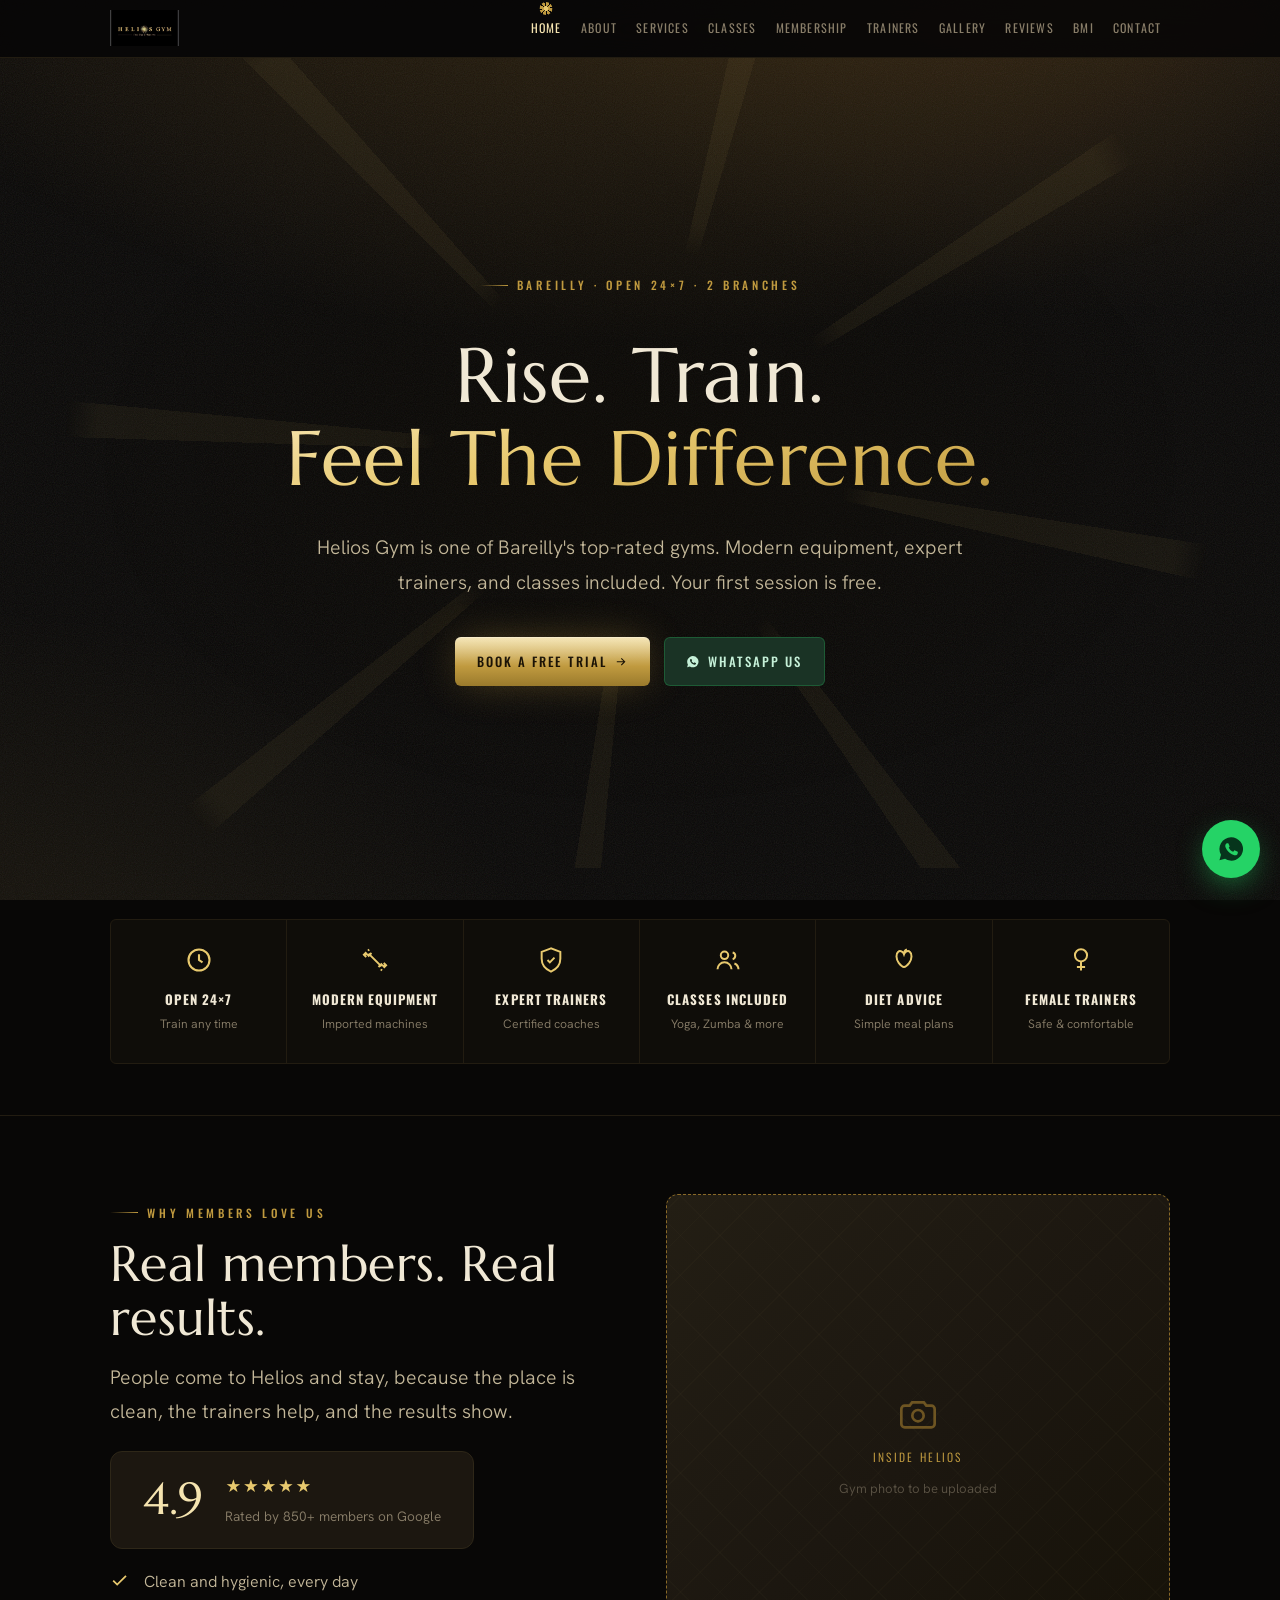
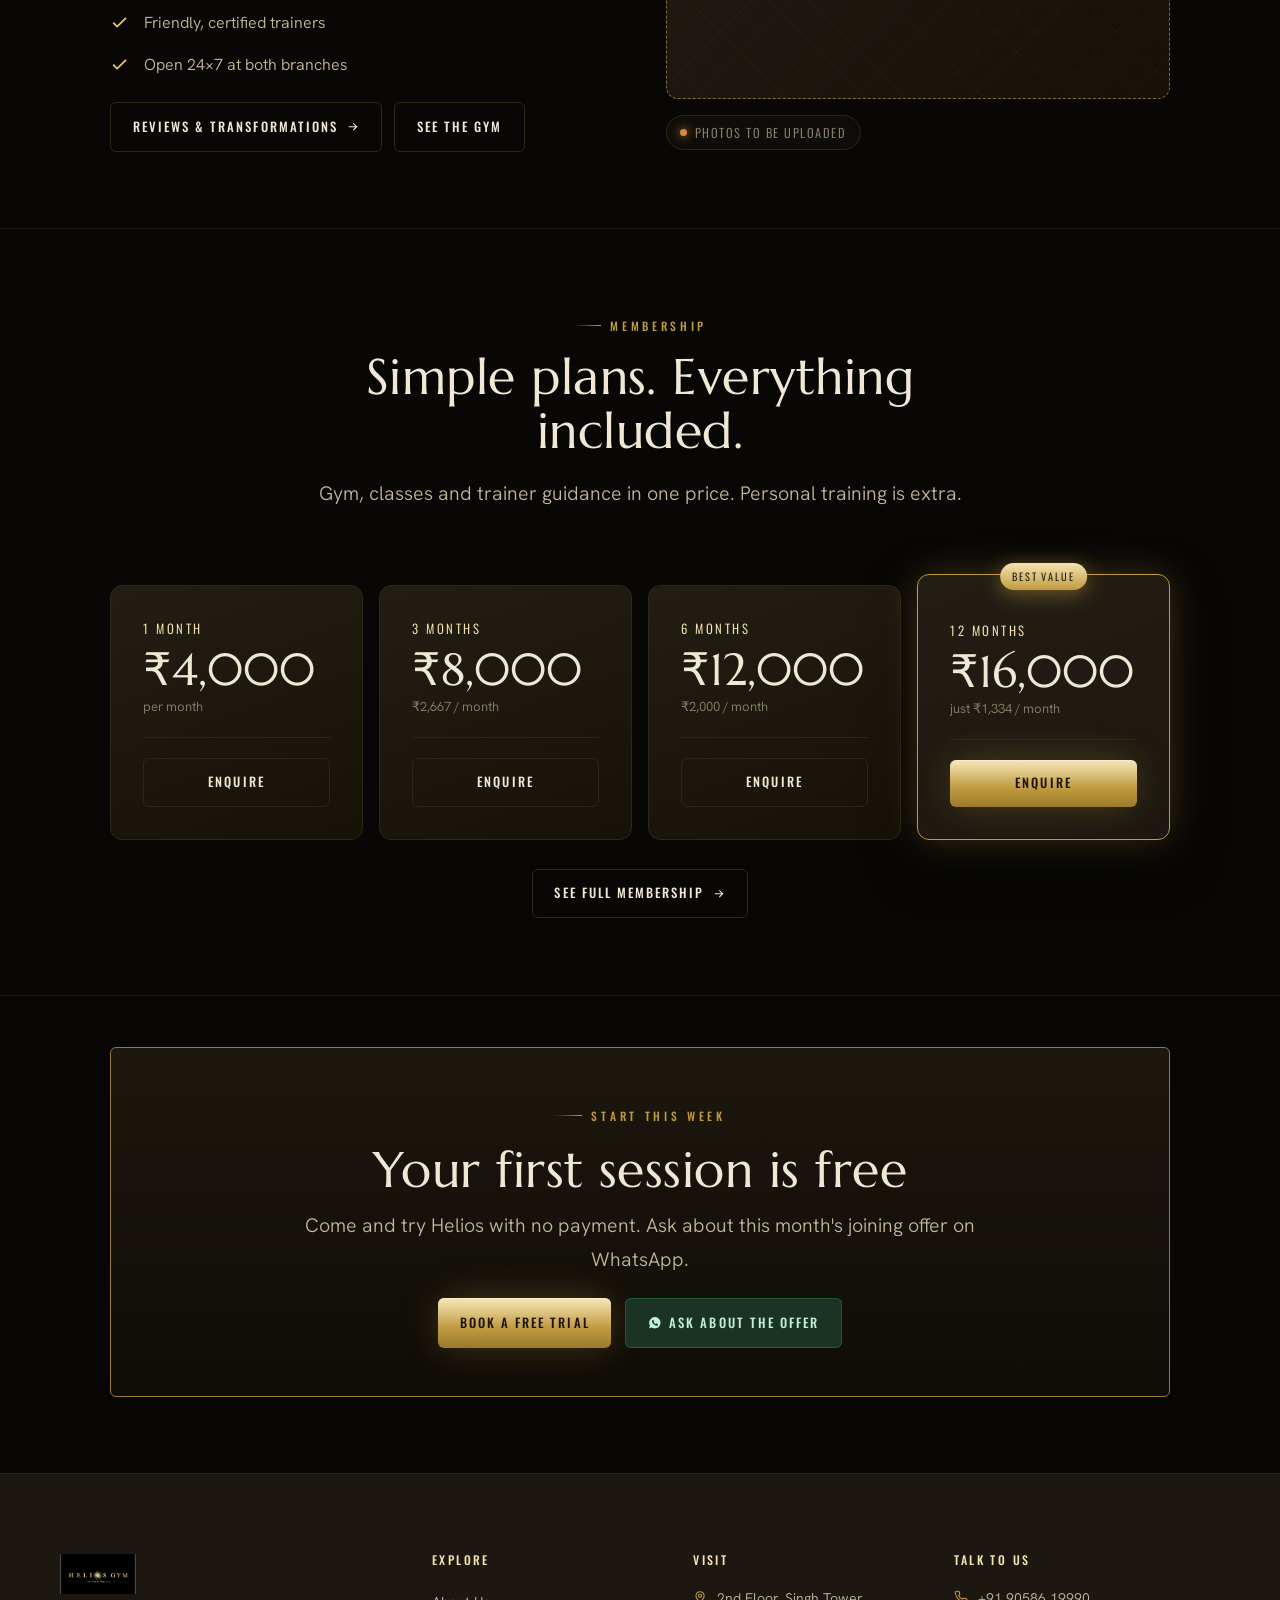
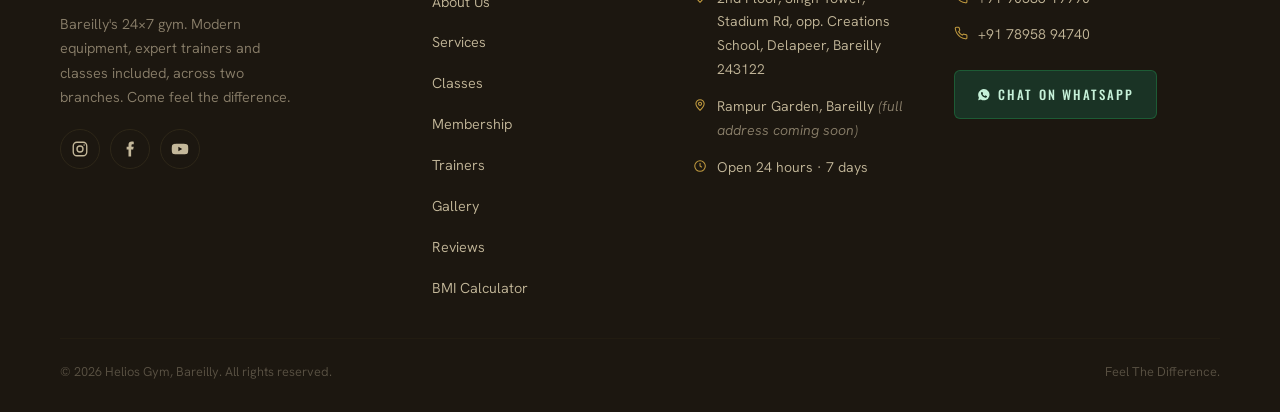
<file: index.html>
<!DOCTYPE html>
<html lang="en">
<head>
<meta charset="UTF-8">
<meta name="viewport" content="width=device-width, initial-scale=1.0">
<title>Helios Gym Bareilly | 24×7 Gym, Feel The Difference</title>
<meta name="description" content="Helios Gym is a top-rated 24×7 gym in Bareilly. Modern equipment, expert trainers, classes, diet advice and personal training across two branches. First session free.">
<link rel="icon" type="image/png" href="assets/img/favicon.png">
<link rel="preconnect" href="https://fonts.googleapis.com">
<link rel="preconnect" href="https://fonts.gstatic.com" crossorigin>
<link rel="stylesheet" href="assets/css/style.css">
</head>
<body>
<header class="topbar">
  <div class="topbar__in">
    <a class="brand" href="index.html"><img src="assets/img/logo-lockup.png" alt="Helios Gym, Feel The Difference"></a>
    <nav class="nav"><a href="index.html" class="active">Home</a><a href="about.html">About</a><a href="services.html">Services</a><a href="classes.html">Classes</a><a href="membership.html">Membership</a><a href="trainers.html">Trainers</a><a href="gallery.html">Gallery</a><a href="reviews.html">Reviews</a><a href="bmi.html">BMI</a><a href="contact.html">Contact</a></nav>
    <button class="burger" id="burger" aria-label="Open menu"><svg viewBox="0 0 24 24" fill="none" stroke="currentColor" stroke-width="2"><path d="M3 6h18M3 12h18M3 18h18"/></svg></button>
  </div>
</header>

<div class="mnav" id="mnav">
  <div class="mnav__top">
    <img src="assets/img/logo-lockup.png" alt="Helios Gym">
    <button class="mnav__close" id="mclose" aria-label="Close menu">&times;</button>
  </div>
  <a href="index.html" class="active"><span class="dot"></span>Home</a><a href="about.html"><span class="dot"></span>About</a><a href="services.html"><span class="dot"></span>Services</a><a href="classes.html"><span class="dot"></span>Classes</a><a href="membership.html"><span class="dot"></span>Membership</a><a href="trainers.html"><span class="dot"></span>Trainers</a><a href="gallery.html"><span class="dot"></span>Gallery</a><a href="reviews.html"><span class="dot"></span>Reviews</a><a href="bmi.html"><span class="dot"></span>BMI</a><a href="contact.html"><span class="dot"></span>Contact</a>
  <a class="btn btn--gold" data-wa="Hi Helios Gym! I'd like to book a FREE TRIAL session. Please share the available timings." target="_blank" rel="noopener">Book a Free Trial</a>
</div>
<section class="hero">
  <div class="hero__bg"></div><div class="ray-halo" aria-hidden="true"></div>
  <div class="hero__in">
    <p class="eyebrow reveal" style="justify-content:center">Bareilly · Open 24×7 · 2 Branches</p>
    <h1 class="reveal">Rise. Train.<br><span class="gilt">Feel The Difference.</span></h1>
    <p class="lead reveal">Helios Gym is one of Bareilly's top-rated gyms. Modern equipment, expert trainers, and classes included. Your first session is free.</p>
    <div class="hero__cta reveal">
      <a class="btn btn--gold" data-wa="Hi Helios Gym! I'd like to book a FREE TRIAL session. Please share the available timings." target="_blank" rel="noopener">Book a Free Trial <svg viewBox="0 0 24 24" fill="none" stroke="currentColor" stroke-width="2"><path d="M5 12h14M13 6l6 6-6 6"/></svg></a>
      <a class="btn btn--wa" data-wa="Hi Helios Gym! I want to know more about membership and a free trial." target="_blank" rel="noopener"><svg viewBox="0 0 24 24" fill="currentColor"><path d="M12 2a10 10 0 0 0-8.6 15l-1.3 4.7 4.8-1.3A10 10 0 1 0 12 2Zm5.6 14.2c-.2.6-1.2 1.2-1.7 1.2-.4 0-1 .1-3.2-.9-2.7-1.2-4.4-4-4.5-4.2-.1-.2-1.1-1.5-1.1-2.8 0-1.3.7-1.9 1-2.2.2-.2.5-.3.7-.3h.5c.2 0 .4 0 .6.5l.8 2c.1.2.1.4 0 .5l-.4.6c-.1.2-.3.3-.1.6.1.3.7 1.1 1.4 1.8.9.8 1.7 1.1 2 1.2.2.1.4.1.5-.1l.7-.8c.2-.2.3-.2.6-.1l1.9.9c.3.1.4.2.5.3.1.2.1.7-.1 1.3Z"/></svg> WhatsApp Us</a>
    </div>
  </div>
</section>

<section class="section--tight" style="padding-top:clamp(30px,4vw,52px)">
  <div class="wrap"><div class="usp reveal"><div class="usp__item"><div><svg viewBox="0 0 24 24" fill="none" stroke="currentColor" stroke-width="1.8"><circle cx="12" cy="12" r="9"/><path d="M12 7v5l3 2"/></svg></div><b>Open 24×7</b><span>Train any time</span></div><div class="usp__item"><div><svg viewBox="0 0 24 24" fill="none" stroke="currentColor" stroke-width="1.7"><path d="M6.5 6.5 17.5 17.5M3 8l1-1M20 17l1-1M7 3 6 4M18 21l-1-1M4.5 9.5 2.5 7.5 4 6l2 2M19.5 14.5l2 2L20 18l-2-2"/><path d="M9 6 6 9M18 15l-3 3"/></svg></div><b>Modern Equipment</b><span>Imported machines</span></div><div class="usp__item"><div><svg viewBox="0 0 24 24" fill="none" stroke="currentColor" stroke-width="1.7"><path d="M12 2 4 5v6c0 5 3.5 9 8 11 4.5-2 8-6 8-11V5l-8-3Z"/><path d="m9 12 2 2 4-4"/></svg></div><b>Expert Trainers</b><span>Certified coaches</span></div><div class="usp__item"><div><svg viewBox="0 0 24 24" fill="none" stroke="currentColor" stroke-width="1.7"><circle cx="9" cy="8" r="3.2"/><path d="M3 20a6 6 0 0 1 12 0M16 5.5a3 3 0 0 1 0 5.8M21 20a5.6 5.6 0 0 0-3.5-5"/></svg></div><b>Classes Included</b><span>Yoga, Zumba & more</span></div><div class="usp__item"><div><svg viewBox="0 0 24 24" fill="none" stroke="currentColor" stroke-width="1.7"><path d="M12 7c-1-3-4-3-5-2-2 1.5-2 6 .5 9.5C9 16.5 10.5 18 12 18s3-1.5 4.5-3.5C19 11 19 6.5 17 5c-1-1-4-1-5 2Z"/><path d="M12 7c0-2 1-3.5 2.5-4"/></svg></div><b>Diet Advice</b><span>Simple meal plans</span></div><div class="usp__item"><div><svg viewBox="0 0 24 24" fill="none" stroke="currentColor" stroke-width="1.7"><circle cx="12" cy="8" r="5.2"/><path d="M12 13.2V21M8.5 18h7"/></svg></div><b>Female Trainers</b><span>Safe & comfortable</span></div></div></div>
</section>

<section class="section" style="border-top:1px solid var(--line-soft)">
  <div class="wrap">
    <div class="split reveal">
      <div>
        <p class="eyebrow">Why members love us</p>
        <h2>Real members. Real results.</h2>
        <p class="lead" style="margin-top:.9rem">People come to Helios and stay, because the place is clean, the trainers help, and the results show.</p>
        <div class="gscore" style="display:inline-flex;margin:1.4rem 0 1.2rem">
          <div class="gscore__big">4.9</div>
          <div style="text-align:left"><div class="stars" style="color:var(--gold)">★★★★★</div><div class="muted" style="font-size:.85rem">Rated by 850+ members on Google</div></div>
        </div>
        <ul class="ticks">
          <li><svg viewBox="0 0 24 24" fill="none" stroke="currentColor" stroke-width="2.2"><path d="M20 6 9 17l-5-5"/></svg><span>Clean and hygienic, every day</span></li>
          <li><svg viewBox="0 0 24 24" fill="none" stroke="currentColor" stroke-width="2.2"><path d="M20 6 9 17l-5-5"/></svg><span>Friendly, certified trainers</span></li>
          <li><svg viewBox="0 0 24 24" fill="none" stroke="currentColor" stroke-width="2.2"><path d="M20 6 9 17l-5-5"/></svg><span>Open 24×7 at both branches</span></li>
        </ul>
        <div style="display:flex;gap:12px;flex-wrap:wrap;margin-top:1.5rem">
          <a class="btn btn--ghost" href="reviews.html">Reviews &amp; transformations <svg viewBox="0 0 24 24" fill="none" stroke="currentColor" stroke-width="2"><path d="M5 12h14M13 6l6 6-6 6"/></svg></a>
          <a class="btn btn--ghost" href="gallery.html">See the gym</a>
        </div>
      </div>
      <div class="split__media">
        <div class="ph ph--sq"><svg viewBox="0 0 24 24" fill="none" stroke="currentColor" stroke-width="1.6"><path d="M4 7h3l1.5-2h7L17 7h3a2 2 0 0 1 2 2v9a2 2 0 0 1-2 2H4a2 2 0 0 1-2-2V9a2 2 0 0 1 2-2Z"/><circle cx="12" cy="13" r="3.4"/></svg><div class="ph__t">Inside Helios</div><div class="ph__s">Gym photo to be uploaded</div></div>
        <p class="note" style="margin-top:1rem">Photos to be uploaded</p>
      </div>
    </div>
  </div>
</section>

<section class="section" style="border-top:1px solid var(--line-soft)">
  <div class="wrap">
    <div class="section-head reveal">
      <p class="eyebrow" style="justify-content:center">Membership</p>
      <h2>Simple plans. Everything included.</h2>
      <p class="lead">Gym, classes and trainer guidance in one price. Personal training is extra.</p>
    </div>
    <div class="plans">
      <div class="plan reveal"><div class="plan__name">1 Month</div><div class="plan__price">₹4,000</div><div class="plan__per">per month</div><a class="btn btn--ghost btn--block" data-plan="1 Month" target="_blank" rel="noopener">Enquire</a></div>
      <div class="plan reveal"><div class="plan__name">3 Months</div><div class="plan__price">₹8,000</div><div class="plan__per">₹2,667 / month</div><a class="btn btn--ghost btn--block" data-plan="3 Month" target="_blank" rel="noopener">Enquire</a></div>
      <div class="plan reveal"><div class="plan__name">6 Months</div><div class="plan__price">₹12,000</div><div class="plan__per">₹2,000 / month</div><a class="btn btn--ghost btn--block" data-plan="6 Month" target="_blank" rel="noopener">Enquire</a></div>
      <div class="plan plan--feat reveal"><div class="plan__name">12 Months</div><div class="plan__price">₹16,000</div><div class="plan__per">just ₹1,334 / month</div><a class="btn btn--gold btn--block" data-plan="12 Month" target="_blank" rel="noopener">Enquire</a></div>
    </div>
    <div class="center" style="margin-top:1.8rem"><a class="btn btn--ghost" href="membership.html">See full membership <svg viewBox="0 0 24 24" fill="none" stroke="currentColor" stroke-width="2"><path d="M5 12h14M13 6l6 6-6 6"/></svg></a></div>
  </div>
</section>

<section class="section--tight" style="border-top:1px solid var(--line-soft);padding-bottom:clamp(44px,6vw,80px)">
  <div class="wrap">
    <div class="offer reveal">
      <p class="eyebrow">Start this week</p>
      <h2>Your first session is free</h2>
      <p class="lead">Come and try Helios with no payment. Ask about this month's joining offer on WhatsApp.</p>
      <div class="hero__cta" style="justify-content:center">
        <a class="btn btn--gold" data-wa="Hi Helios Gym! I'd like to book a FREE TRIAL session. Please share the available timings." target="_blank" rel="noopener">Book a Free Trial</a>
        <a class="btn btn--wa" data-wa="Hi Helios Gym! What is this month's joining offer?" target="_blank" rel="noopener"><svg viewBox="0 0 24 24" fill="currentColor"><path d="M12 2a10 10 0 0 0-8.6 15l-1.3 4.7 4.8-1.3A10 10 0 1 0 12 2Zm5.6 14.2c-.2.6-1.2 1.2-1.7 1.2-.4 0-1 .1-3.2-.9-2.7-1.2-4.4-4-4.5-4.2-.1-.2-1.1-1.5-1.1-2.8 0-1.3.7-1.9 1-2.2.2-.2.5-.3.7-.3h.5c.2 0 .4 0 .6.5l.8 2c.1.2.1.4 0 .5l-.4.6c-.1.2-.3.3-.1.6.1.3.7 1.1 1.4 1.8.9.8 1.7 1.1 2 1.2.2.1.4.1.5-.1l.7-.8c.2-.2.3-.2.6-.1l1.9.9c.3.1.4.2.5.3.1.2.1.7-.1 1.3Z"/></svg> Ask about the offer</a>
      </div>
    </div>
  </div>
</section>

<footer class="foot">
  <div class="foot__in">
    <div class="foot__brand">
      <img src="assets/img/logo-lockup.png" alt="Helios Gym">
      <p>Bareilly's 24×7 gym. Modern equipment, expert trainers and classes included, across two branches. Come feel the difference.</p>
      <div class="socials">
        <a href="https://www.instagram.com/helios___gym/" target="_blank" rel="noopener" aria-label="Instagram"><svg viewBox="0 0 24 24" fill="none" stroke="currentColor" stroke-width="1.8"><rect x="3" y="3" width="18" height="18" rx="5"/><circle cx="12" cy="12" r="4"/><circle cx="17.5" cy="6.5" r="1" fill="currentColor" stroke="none"/></svg></a>
        <a href="https://www.facebook.com/heliosgymbareilly/" target="_blank" rel="noopener" aria-label="Facebook"><svg viewBox="0 0 24 24" fill="currentColor"><path d="M14 9V7c0-1 .3-1.5 1.6-1.5H17V2.2C16.4 2.1 15.4 2 14.3 2 11.8 2 10 3.5 10 6.4V9H7.5v3.5H10V22h3.5v-9.5h2.7L17 9h-3Z"/></svg></a>
        <a href="https://www.youtube.com/channel/UCYJMLNO86TLJQHvs97AvvQQ" target="_blank" rel="noopener" aria-label="YouTube"><svg viewBox="0 0 24 24" fill="currentColor"><path d="M23 12s0-3.2-.4-4.7a2.5 2.5 0 0 0-1.8-1.8C19.3 5 12 5 12 5s-7.3 0-8.8.5A2.5 2.5 0 0 0 1.4 7.3C1 8.8 1 12 1 12s0 3.2.4 4.7a2.5 2.5 0 0 0 1.8 1.8C4.7 19 12 19 12 19s7.3 0 8.8-.5a2.5 2.5 0 0 0 1.8-1.8C23 15.2 23 12 23 12ZM9.8 15V9l5.2 3-5.2 3Z"/></svg></a>
      </div>
    </div>
    <div>
      <h4>Explore</h4>
      <ul>
        <li><a href="about.html">About Us</a></li>
        <li><a href="services.html">Services</a></li>
        <li><a href="classes.html">Classes</a></li>
        <li><a href="membership.html">Membership</a></li>
        <li><a href="trainers.html">Trainers</a></li>
        <li><a href="gallery.html">Gallery</a></li>
        <li><a href="reviews.html">Reviews</a></li>
        <li><a href="bmi.html">BMI Calculator</a></li>
      </ul>
    </div>
    <div>
      <h4>Visit</h4>
      <div class="foot__row"><svg viewBox="0 0 24 24" fill="none" stroke="currentColor" stroke-width="1.8"><path d="M12 21s7-6.2 7-11a7 7 0 1 0-14 0c0 4.8 7 11 7 11Z"/><circle cx="12" cy="10" r="2.6"/></svg><span>2nd Floor, Singh Tower, Stadium Rd, opp. Creations School, Delapeer, Bareilly 243122</span></div>
      <div class="foot__row"><svg viewBox="0 0 24 24" fill="none" stroke="currentColor" stroke-width="1.8"><path d="M12 21s7-6.2 7-11a7 7 0 1 0-14 0c0 4.8 7 11 7 11Z"/><circle cx="12" cy="10" r="2.6"/></svg><span>Rampur Garden, Bareilly <em class="muted">(full address coming soon)</em></span></div>
      <div class="foot__row"><svg viewBox="0 0 24 24" fill="none" stroke="currentColor" stroke-width="1.8"><circle cx="12" cy="12" r="9"/><path d="M12 7v5l3 2"/></svg><span>Open 24 hours · 7 days</span></div>
    </div>
    <div>
      <h4>Talk to us</h4>
      <div class="foot__row"><svg viewBox="0 0 24 24" fill="none" stroke="currentColor" stroke-width="1.8"><path d="M22 16.9v3a2 2 0 0 1-2.2 2 19.8 19.8 0 0 1-8.6-3 19.5 19.5 0 0 1-6-6 19.8 19.8 0 0 1-3-8.6A2 2 0 0 1 4.1 2H7a2 2 0 0 1 2 1.7c.1.9.4 1.8.7 2.7a2 2 0 0 1-.5 2.1L8 9.6a16 16 0 0 0 6 6l1.1-1.1a2 2 0 0 1 2.1-.5c.9.3 1.8.6 2.7.7A2 2 0 0 1 22 16.9Z"/></svg><a href="tel:+919058619990">+91 90586 19990</a></div>
      <div class="foot__row"><svg viewBox="0 0 24 24" fill="none" stroke="currentColor" stroke-width="1.8"><path d="M22 16.9v3a2 2 0 0 1-2.2 2 19.8 19.8 0 0 1-8.6-3 19.5 19.5 0 0 1-6-6 19.8 19.8 0 0 1-3-8.6A2 2 0 0 1 4.1 2H7a2 2 0 0 1 2 1.7c.1.9.4 1.8.7 2.7a2 2 0 0 1-.5 2.1L8 9.6a16 16 0 0 0 6 6l1.1-1.1a2 2 0 0 1 2.1-.5c.9.3 1.8.6 2.7.7A2 2 0 0 1 22 16.9Z"/></svg><a href="tel:+917895894740">+91 78958 94740</a></div>
      <a class="btn btn--wa" style="margin-top:10px" data-wa="Hi Helios Gym! I'd like to book a FREE TRIAL session. Please share the available timings." target="_blank" rel="noopener"><svg viewBox="0 0 24 24" fill="currentColor"><path d="M12 2a10 10 0 0 0-8.6 15l-1.3 4.7 4.8-1.3A10 10 0 1 0 12 2Zm5.6 14.2c-.2.6-1.2 1.2-1.7 1.2-.4 0-1 .1-3.2-.9-2.7-1.2-4.4-4-4.5-4.2-.1-.2-1.1-1.5-1.1-2.8 0-1.3.7-1.9 1-2.2.2-.2.5-.3.7-.3h.5c.2 0 .4 0 .6.5l.8 2c.1.2.1.4 0 .5l-.4.6c-.1.2-.3.3-.1.6.1.3.7 1.1 1.4 1.8.9.8 1.7 1.1 2 1.2.2.1.4.1.5-.1l.7-.8c.2-.2.3-.2.6-.1l1.9.9c.3.1.4.2.5.3.1.2.1.7-.1 1.3Z"/></svg> Chat on WhatsApp</a>
    </div>
  </div>
  <div class="foot__base">
    <span>© <span id="yr">2026</span> Helios Gym, Bareilly. All rights reserved.</span>
    <span>Feel The Difference.</span>
  </div>
</footer>

<div class="wa-float">
  <div class="wa-float__menu" id="waMenu">
    <a href="https://wa.me/919058619990?text=Hi%20Helios%20Gym!%20I'd%20like%20to%20know%20more." target="_blank" rel="noopener"><svg viewBox="0 0 24 24" fill="currentColor"><path d="M12 2a10 10 0 0 0-8.6 15l-1.3 4.7 4.8-1.3A10 10 0 1 0 12 2Zm5.6 14.2c-.2.6-1.2 1.2-1.7 1.2-.4 0-1 .1-3.2-.9-2.7-1.2-4.4-4-4.5-4.2-.1-.2-1.1-1.5-1.1-2.8 0-1.3.7-1.9 1-2.2.2-.2.5-.3.7-.3h.5c.2 0 .4 0 .6.5l.8 2c.1.2.1.4 0 .5l-.4.6c-.1.2-.3.3-.1.6.1.3.7 1.1 1.4 1.8.9.8 1.7 1.1 2 1.2.2.1.4.1.5-.1l.7-.8c.2-.2.3-.2.6-.1l1.9.9c.3.1.4.2.5.3.1.2.1.7-.1 1.3Z"/></svg><span>Stadium Road<small>+91 90586 19990</small></span></a>
    <a href="https://wa.me/917895894740?text=Hi%20Helios%20Gym!%20I'd%20like%20to%20know%20more." target="_blank" rel="noopener"><svg viewBox="0 0 24 24" fill="currentColor"><path d="M12 2a10 10 0 0 0-8.6 15l-1.3 4.7 4.8-1.3A10 10 0 1 0 12 2Zm5.6 14.2c-.2.6-1.2 1.2-1.7 1.2-.4 0-1 .1-3.2-.9-2.7-1.2-4.4-4-4.5-4.2-.1-.2-1.1-1.5-1.1-2.8 0-1.3.7-1.9 1-2.2.2-.2.5-.3.7-.3h.5c.2 0 .4 0 .6.5l.8 2c.1.2.1.4 0 .5l-.4.6c-.1.2-.3.3-.1.6.1.3.7 1.1 1.4 1.8.9.8 1.7 1.1 2 1.2.2.1.4.1.5-.1l.7-.8c.2-.2.3-.2.6-.1l1.9.9c.3.1.4.2.5.3.1.2.1.7-.1 1.3Z"/></svg><span>Rampur Garden<small>+91 78958 94740</small></span></a>
  </div>
  <button class="wa-float__btn" id="waFab" aria-label="Chat on WhatsApp"><svg viewBox="0 0 24 24" fill="currentColor"><path d="M12 2a10 10 0 0 0-8.6 15l-1.3 4.7 4.8-1.3A10 10 0 1 0 12 2Zm5.6 14.2c-.2.6-1.2 1.2-1.7 1.2-.4 0-1 .1-3.2-.9-2.7-1.2-4.4-4-4.5-4.2-.1-.2-1.1-1.5-1.1-2.8 0-1.3.7-1.9 1-2.2.2-.2.5-.3.7-.3h.5c.2 0 .4 0 .6.5l.8 2c.1.2.1.4 0 .5l-.4.6c-.1.2-.3.3-.1.6.1.3.7 1.1 1.4 1.8.9.8 1.7 1.1 2 1.2.2.1.4.1.5-.1l.7-.8c.2-.2.3-.2.6-.1l1.9.9c.3.1.4.2.5.3.1.2.1.7-.1 1.3Z"/></svg></button>
</div>
<script src="assets/js/main.js"></script>
</body></html>
</file>
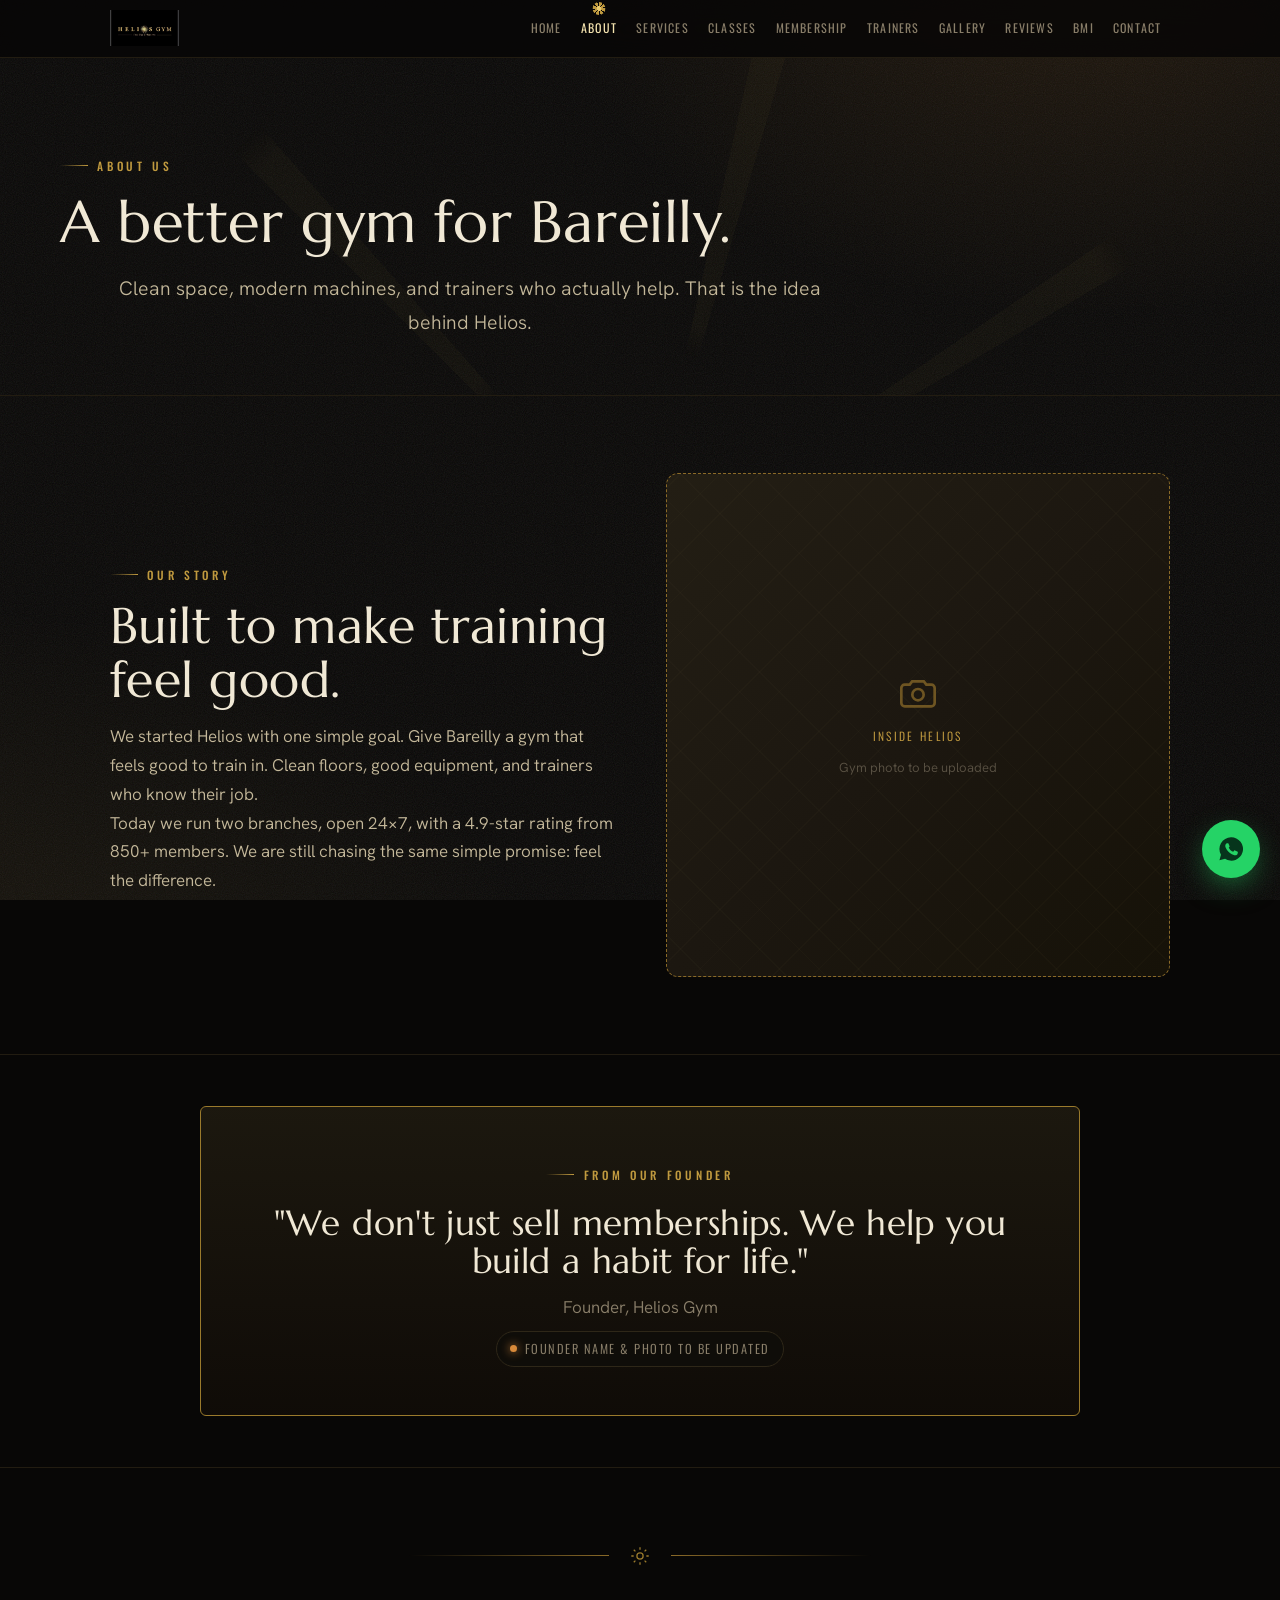
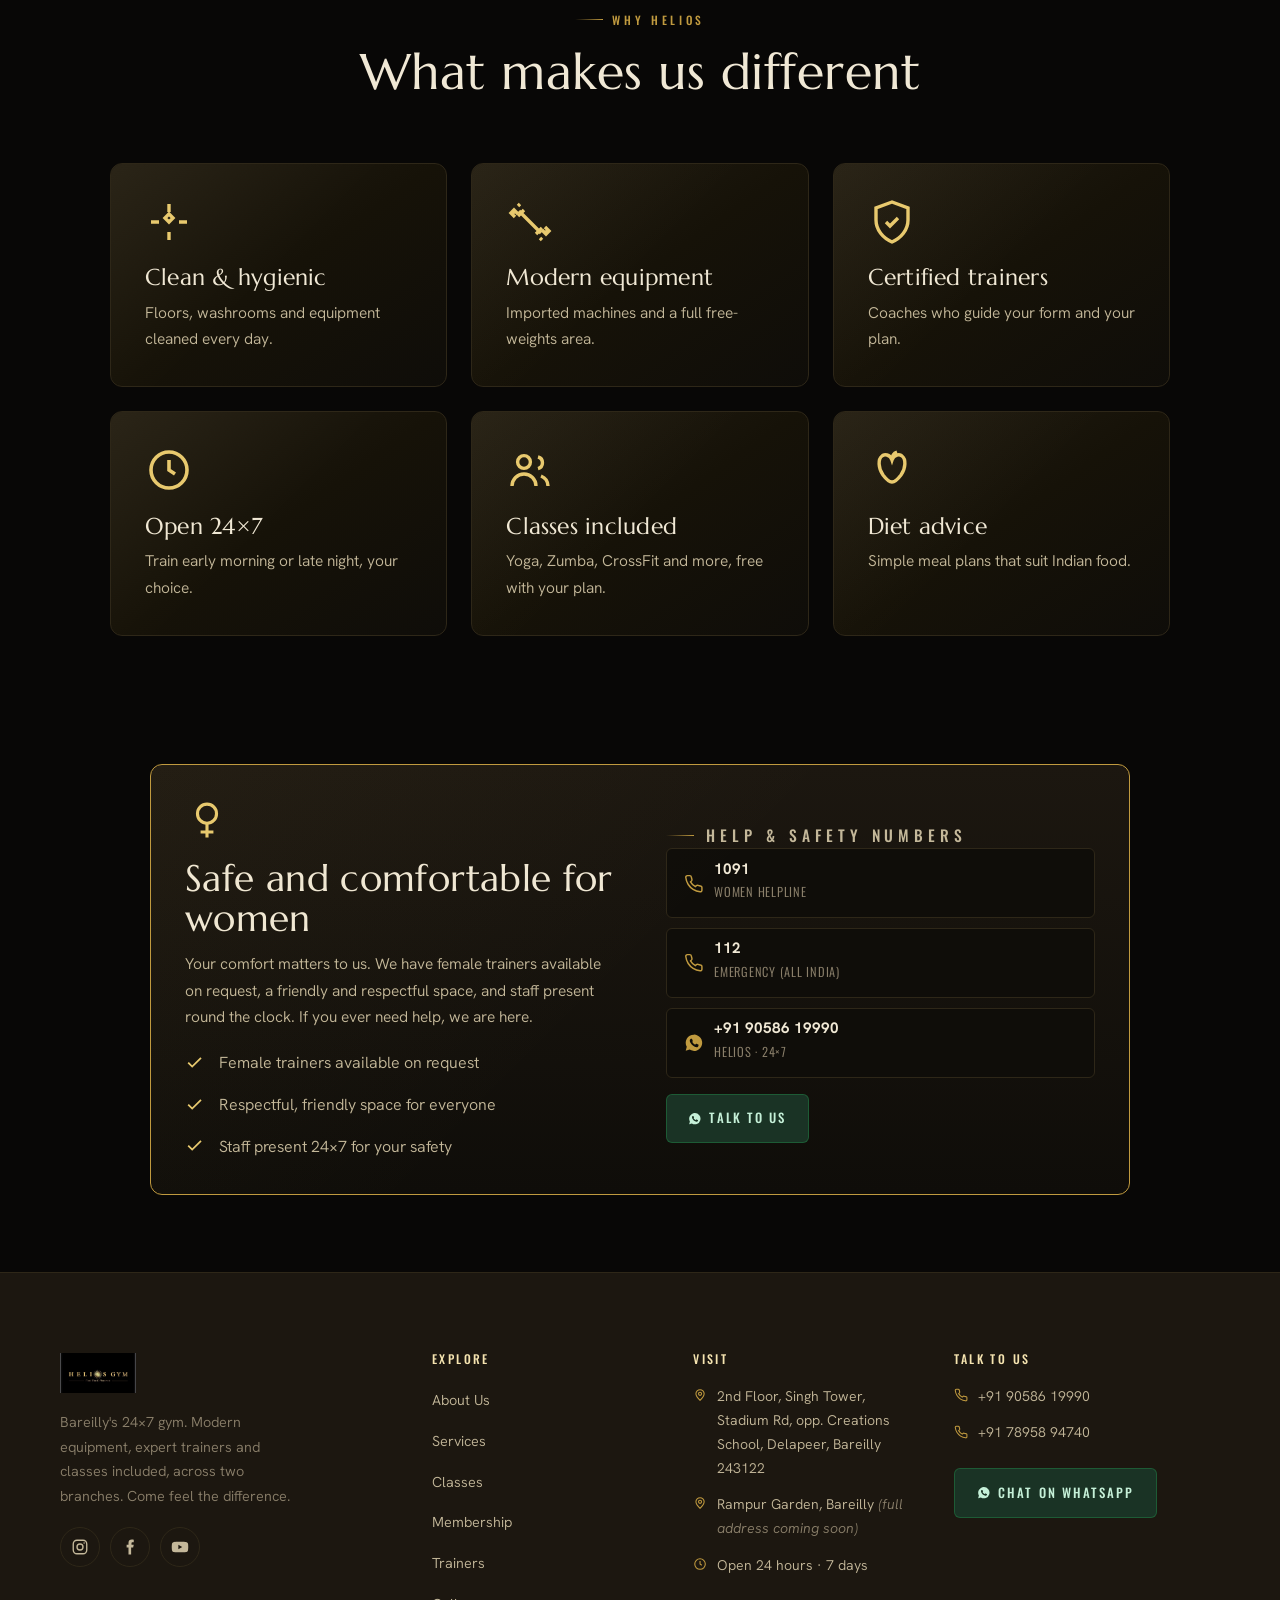
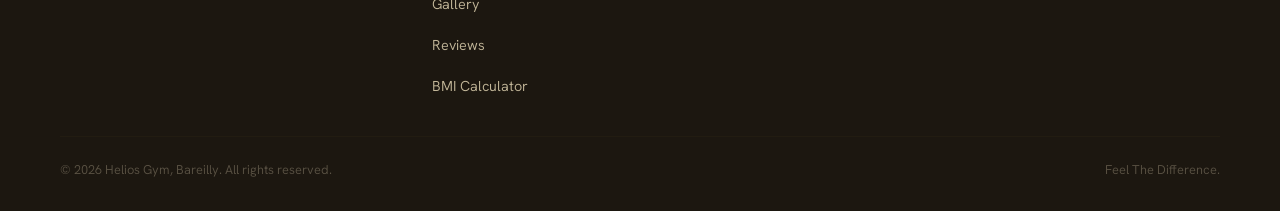
<file: about.html>
<!DOCTYPE html>
<html lang="en">
<head>
<meta charset="UTF-8">
<meta name="viewport" content="width=device-width, initial-scale=1.0">
<title>About Helios Gym Bareilly</title>
<meta name="description" content="A clean, modern 24×7 gym for Bareilly, rated 4.9 by 850+ members. Expert trainers, classes included, and a safe space for everyone.">
<link rel="icon" type="image/png" href="assets/img/favicon.png">
<link rel="preconnect" href="https://fonts.googleapis.com">
<link rel="preconnect" href="https://fonts.gstatic.com" crossorigin>
<link rel="stylesheet" href="assets/css/style.css">
</head>
<body>
<header class="topbar">
  <div class="topbar__in">
    <a class="brand" href="index.html"><img src="assets/img/logo-lockup.png" alt="Helios Gym, Feel The Difference"></a>
    <nav class="nav"><a href="index.html">Home</a><a href="about.html" class="active">About</a><a href="services.html">Services</a><a href="classes.html">Classes</a><a href="membership.html">Membership</a><a href="trainers.html">Trainers</a><a href="gallery.html">Gallery</a><a href="reviews.html">Reviews</a><a href="bmi.html">BMI</a><a href="contact.html">Contact</a></nav>
    <button class="burger" id="burger" aria-label="Open menu"><svg viewBox="0 0 24 24" fill="none" stroke="currentColor" stroke-width="2"><path d="M3 6h18M3 12h18M3 18h18"/></svg></button>
  </div>
</header>

<div class="mnav" id="mnav">
  <div class="mnav__top">
    <img src="assets/img/logo-lockup.png" alt="Helios Gym">
    <button class="mnav__close" id="mclose" aria-label="Close menu">&times;</button>
  </div>
  <a href="index.html"><span class="dot"></span>Home</a><a href="about.html" class="active"><span class="dot"></span>About</a><a href="services.html"><span class="dot"></span>Services</a><a href="classes.html"><span class="dot"></span>Classes</a><a href="membership.html"><span class="dot"></span>Membership</a><a href="trainers.html"><span class="dot"></span>Trainers</a><a href="gallery.html"><span class="dot"></span>Gallery</a><a href="reviews.html"><span class="dot"></span>Reviews</a><a href="bmi.html"><span class="dot"></span>BMI</a><a href="contact.html"><span class="dot"></span>Contact</a>
  <a class="btn btn--gold" data-wa="Hi Helios Gym! I'd like to book a FREE TRIAL session. Please share the available timings." target="_blank" rel="noopener">Book a Free Trial</a>
</div>
<section class="phead phead--left"><div class="ray-halo" aria-hidden="true"></div>
  <div class="phead__in reveal">
    <p class="eyebrow">About Us</p>
    <h1>A better gym for Bareilly.</h1>
    <p class="lead">Clean space, modern machines, and trainers who actually help. That is the idea behind Helios.</p>
  </div>
</section>
<section class="section">
  <div class="wrap">
    <div class="split reveal">
      <div>
        <p class="eyebrow">Our story</p>
        <h2>Built to make training feel good.</h2>
        <p style="color:var(--bone-dim);margin-top:.9rem">We started Helios with one simple goal. Give Bareilly a gym that feels good to train in. Clean floors, good equipment, and trainers who know their job.</p>
        <p style="color:var(--bone-dim)">Today we run two branches, open 24×7, with a 4.9-star rating from 850+ members. We are still chasing the same simple promise: feel the difference.</p>
      </div>
      <div class="split__media"><div class="ph ph--sq"><svg viewBox="0 0 24 24" fill="none" stroke="currentColor" stroke-width="1.6"><path d="M4 7h3l1.5-2h7L17 7h3a2 2 0 0 1 2 2v9a2 2 0 0 1-2 2H4a2 2 0 0 1-2-2V9a2 2 0 0 1 2-2Z"/><circle cx="12" cy="13" r="3.4"/></svg><div class="ph__t">Inside Helios</div><div class="ph__s">Gym photo to be uploaded</div></div></div>
    </div>
  </div>
</section>

<section class="section--tight" style="border-top:1px solid var(--line-soft)">
  <div class="wrap">
    <div class="offer reveal" style="max-width:880px;margin:0 auto">
      <p class="eyebrow">From our founder</p>
      <h2 style="font-size:clamp(1.5rem,3vw,2.2rem)">"We don't just sell memberships. We help you build a habit for life."</h2>
      <p class="muted" style="margin-top:.8rem">Founder, Helios Gym</p>
      <p class="note" style="margin-top:.6rem">Founder name &amp; photo to be updated</p>
    </div>
  </div>
</section>

<section class="section" style="border-top:1px solid var(--line-soft)">
  <div class="wrap">
    <div class="section-head reveal"><div class="sun-rule"><svg class="sun-mini" viewBox="0 0 24 24" fill="none" stroke="currentColor" stroke-width="1.4"><circle cx="12" cy="12" r="3.4"/><path d="M12 2.5v2.6M12 18.9v2.6M2.5 12h2.6M18.9 12h2.6M5.2 5.2l1.8 1.8M17 17l1.8 1.8M18.8 5.2 17 7M7 17l-1.8 1.8"/></svg></div><p class="eyebrow" style="justify-content:center;margin-top:1.1rem">Why Helios</p><h2>What makes us different</h2></div>
    <div class="grid g-3"><div class="card reveal"><div class="ico"><svg viewBox="0 0 24 24" fill="none" stroke="currentColor" stroke-width="1.7"><path d="M12 3v4M12 17v4M3 12h4M17 12h4M12 8l2 2-2 2-2-2 2-2Z"/></svg></div><h3>Clean &amp; hygienic</h3><p>Floors, washrooms and equipment cleaned every day.</p></div><div class="card reveal"><div class="ico"><svg viewBox="0 0 24 24" fill="none" stroke="currentColor" stroke-width="1.7"><path d="M6.5 6.5 17.5 17.5M3 8l1-1M20 17l1-1M7 3 6 4M18 21l-1-1M4.5 9.5 2.5 7.5 4 6l2 2M19.5 14.5l2 2L20 18l-2-2"/><path d="M9 6 6 9M18 15l-3 3"/></svg></div><h3>Modern equipment</h3><p>Imported machines and a full free-weights area.</p></div><div class="card reveal"><div class="ico"><svg viewBox="0 0 24 24" fill="none" stroke="currentColor" stroke-width="1.7"><path d="M12 2 4 5v6c0 5 3.5 9 8 11 4.5-2 8-6 8-11V5l-8-3Z"/><path d="m9 12 2 2 4-4"/></svg></div><h3>Certified trainers</h3><p>Coaches who guide your form and your plan.</p></div><div class="card reveal"><div class="ico"><svg viewBox="0 0 24 24" fill="none" stroke="currentColor" stroke-width="1.8"><circle cx="12" cy="12" r="9"/><path d="M12 7v5l3 2"/></svg></div><h3>Open 24×7</h3><p>Train early morning or late night, your choice.</p></div><div class="card reveal"><div class="ico"><svg viewBox="0 0 24 24" fill="none" stroke="currentColor" stroke-width="1.7"><circle cx="9" cy="8" r="3.2"/><path d="M3 20a6 6 0 0 1 12 0M16 5.5a3 3 0 0 1 0 5.8M21 20a5.6 5.6 0 0 0-3.5-5"/></svg></div><h3>Classes included</h3><p>Yoga, Zumba, CrossFit and more, free with your plan.</p></div><div class="card reveal"><div class="ico"><svg viewBox="0 0 24 24" fill="none" stroke="currentColor" stroke-width="1.7"><path d="M12 7c-1-3-4-3-5-2-2 1.5-2 6 .5 9.5C9 16.5 10.5 18 12 18s3-1.5 4.5-3.5C19 11 19 6.5 17 5c-1-1-4-1-5 2Z"/><path d="M12 7c0-2 1-3.5 2.5-4"/></svg></div><h3>Diet advice</h3><p>Simple meal plans that suit Indian food.</p></div></div>
  </div>
</section>

<section class="section--tight" style="padding-bottom:clamp(44px,6vw,80px)">
  <div class="wrap">
    <div class="card safe reveal" style="max-width:980px;margin:0 auto">
      <div class="split">
        <div>
          <div class="ico" style="color:var(--gold);width:44px;height:44px;margin-bottom:1rem"><svg viewBox="0 0 24 24" fill="none" stroke="currentColor" stroke-width="1.7"><circle cx="12" cy="8" r="5.2"/><path d="M12 13.2V21M8.5 18h7"/></svg></div>
          <h2 style="font-size:clamp(1.7rem,3vw,2.3rem)">Safe and comfortable for women</h2>
          <p style="color:var(--bone-dim);margin-top:.8rem">Your comfort matters to us. We have female trainers available on request, a friendly and respectful space, and staff present round the clock. If you ever need help, we are here.</p>
          <ul class="ticks" style="margin-top:1.2rem">
            <li><svg viewBox="0 0 24 24" fill="none" stroke="currentColor" stroke-width="2.2"><path d="M20 6 9 17l-5-5"/></svg><span>Female trainers available on request</span></li>
            <li><svg viewBox="0 0 24 24" fill="none" stroke="currentColor" stroke-width="2.2"><path d="M20 6 9 17l-5-5"/></svg><span>Respectful, friendly space for everyone</span></li>
            <li><svg viewBox="0 0 24 24" fill="none" stroke="currentColor" stroke-width="2.2"><path d="M20 6 9 17l-5-5"/></svg><span>Staff present 24×7 for your safety</span></li>
          </ul>
        </div>
        <div>
          <p class="eyebrow">Help &amp; safety numbers</p>
          <div class="helplines" style="flex-direction:column">
            <div class="help"><svg viewBox="0 0 24 24" fill="none" stroke="currentColor" stroke-width="1.8"><path d="M22 16.9v3a2 2 0 0 1-2.2 2 19.8 19.8 0 0 1-8.6-3 19.5 19.5 0 0 1-6-6 19.8 19.8 0 0 1-3-8.6A2 2 0 0 1 4.1 2H7a2 2 0 0 1 2 1.7c.1.9.4 1.8.7 2.7a2 2 0 0 1-.5 2.1L8 9.6a16 16 0 0 0 6 6l1.1-1.1a2 2 0 0 1 2.1-.5c.9.3 1.8.6 2.7.7A2 2 0 0 1 22 16.9Z"/></svg><div><b>1091</b><span>Women Helpline</span></div></div>
            <div class="help"><svg viewBox="0 0 24 24" fill="none" stroke="currentColor" stroke-width="1.8"><path d="M22 16.9v3a2 2 0 0 1-2.2 2 19.8 19.8 0 0 1-8.6-3 19.5 19.5 0 0 1-6-6 19.8 19.8 0 0 1-3-8.6A2 2 0 0 1 4.1 2H7a2 2 0 0 1 2 1.7c.1.9.4 1.8.7 2.7a2 2 0 0 1-.5 2.1L8 9.6a16 16 0 0 0 6 6l1.1-1.1a2 2 0 0 1 2.1-.5c.9.3 1.8.6 2.7.7A2 2 0 0 1 22 16.9Z"/></svg><div><b>112</b><span>Emergency (All India)</span></div></div>
            <div class="help"><svg viewBox="0 0 24 24" fill="currentColor"><path d="M12 2a10 10 0 0 0-8.6 15l-1.3 4.7 4.8-1.3A10 10 0 1 0 12 2Zm5.6 14.2c-.2.6-1.2 1.2-1.7 1.2-.4 0-1 .1-3.2-.9-2.7-1.2-4.4-4-4.5-4.2-.1-.2-1.1-1.5-1.1-2.8 0-1.3.7-1.9 1-2.2.2-.2.5-.3.7-.3h.5c.2 0 .4 0 .6.5l.8 2c.1.2.1.4 0 .5l-.4.6c-.1.2-.3.3-.1.6.1.3.7 1.1 1.4 1.8.9.8 1.7 1.1 2 1.2.2.1.4.1.5-.1l.7-.8c.2-.2.3-.2.6-.1l1.9.9c.3.1.4.2.5.3.1.2.1.7-.1 1.3Z"/></svg><div><b>+91 90586 19990</b><span>Helios · 24×7</span></div></div>
          </div>
          <a class="btn btn--wa" style="margin-top:1rem" data-wa="Hi Helios Gym! I have a question about safety and female trainers." target="_blank" rel="noopener"><svg viewBox="0 0 24 24" fill="currentColor"><path d="M12 2a10 10 0 0 0-8.6 15l-1.3 4.7 4.8-1.3A10 10 0 1 0 12 2Zm5.6 14.2c-.2.6-1.2 1.2-1.7 1.2-.4 0-1 .1-3.2-.9-2.7-1.2-4.4-4-4.5-4.2-.1-.2-1.1-1.5-1.1-2.8 0-1.3.7-1.9 1-2.2.2-.2.5-.3.7-.3h.5c.2 0 .4 0 .6.5l.8 2c.1.2.1.4 0 .5l-.4.6c-.1.2-.3.3-.1.6.1.3.7 1.1 1.4 1.8.9.8 1.7 1.1 2 1.2.2.1.4.1.5-.1l.7-.8c.2-.2.3-.2.6-.1l1.9.9c.3.1.4.2.5.3.1.2.1.7-.1 1.3Z"/></svg> Talk to us</a>
        </div>
      </div>
    </div>
  </div>
</section>
<footer class="foot">
  <div class="foot__in">
    <div class="foot__brand">
      <img src="assets/img/logo-lockup.png" alt="Helios Gym">
      <p>Bareilly's 24×7 gym. Modern equipment, expert trainers and classes included, across two branches. Come feel the difference.</p>
      <div class="socials">
        <a href="https://www.instagram.com/helios___gym/" target="_blank" rel="noopener" aria-label="Instagram"><svg viewBox="0 0 24 24" fill="none" stroke="currentColor" stroke-width="1.8"><rect x="3" y="3" width="18" height="18" rx="5"/><circle cx="12" cy="12" r="4"/><circle cx="17.5" cy="6.5" r="1" fill="currentColor" stroke="none"/></svg></a>
        <a href="https://www.facebook.com/heliosgymbareilly/" target="_blank" rel="noopener" aria-label="Facebook"><svg viewBox="0 0 24 24" fill="currentColor"><path d="M14 9V7c0-1 .3-1.5 1.6-1.5H17V2.2C16.4 2.1 15.4 2 14.3 2 11.8 2 10 3.5 10 6.4V9H7.5v3.5H10V22h3.5v-9.5h2.7L17 9h-3Z"/></svg></a>
        <a href="https://www.youtube.com/channel/UCYJMLNO86TLJQHvs97AvvQQ" target="_blank" rel="noopener" aria-label="YouTube"><svg viewBox="0 0 24 24" fill="currentColor"><path d="M23 12s0-3.2-.4-4.7a2.5 2.5 0 0 0-1.8-1.8C19.3 5 12 5 12 5s-7.3 0-8.8.5A2.5 2.5 0 0 0 1.4 7.3C1 8.8 1 12 1 12s0 3.2.4 4.7a2.5 2.5 0 0 0 1.8 1.8C4.7 19 12 19 12 19s7.3 0 8.8-.5a2.5 2.5 0 0 0 1.8-1.8C23 15.2 23 12 23 12ZM9.8 15V9l5.2 3-5.2 3Z"/></svg></a>
      </div>
    </div>
    <div>
      <h4>Explore</h4>
      <ul>
        <li><a href="about.html">About Us</a></li>
        <li><a href="services.html">Services</a></li>
        <li><a href="classes.html">Classes</a></li>
        <li><a href="membership.html">Membership</a></li>
        <li><a href="trainers.html">Trainers</a></li>
        <li><a href="gallery.html">Gallery</a></li>
        <li><a href="reviews.html">Reviews</a></li>
        <li><a href="bmi.html">BMI Calculator</a></li>
      </ul>
    </div>
    <div>
      <h4>Visit</h4>
      <div class="foot__row"><svg viewBox="0 0 24 24" fill="none" stroke="currentColor" stroke-width="1.8"><path d="M12 21s7-6.2 7-11a7 7 0 1 0-14 0c0 4.8 7 11 7 11Z"/><circle cx="12" cy="10" r="2.6"/></svg><span>2nd Floor, Singh Tower, Stadium Rd, opp. Creations School, Delapeer, Bareilly 243122</span></div>
      <div class="foot__row"><svg viewBox="0 0 24 24" fill="none" stroke="currentColor" stroke-width="1.8"><path d="M12 21s7-6.2 7-11a7 7 0 1 0-14 0c0 4.8 7 11 7 11Z"/><circle cx="12" cy="10" r="2.6"/></svg><span>Rampur Garden, Bareilly <em class="muted">(full address coming soon)</em></span></div>
      <div class="foot__row"><svg viewBox="0 0 24 24" fill="none" stroke="currentColor" stroke-width="1.8"><circle cx="12" cy="12" r="9"/><path d="M12 7v5l3 2"/></svg><span>Open 24 hours · 7 days</span></div>
    </div>
    <div>
      <h4>Talk to us</h4>
      <div class="foot__row"><svg viewBox="0 0 24 24" fill="none" stroke="currentColor" stroke-width="1.8"><path d="M22 16.9v3a2 2 0 0 1-2.2 2 19.8 19.8 0 0 1-8.6-3 19.5 19.5 0 0 1-6-6 19.8 19.8 0 0 1-3-8.6A2 2 0 0 1 4.1 2H7a2 2 0 0 1 2 1.7c.1.9.4 1.8.7 2.7a2 2 0 0 1-.5 2.1L8 9.6a16 16 0 0 0 6 6l1.1-1.1a2 2 0 0 1 2.1-.5c.9.3 1.8.6 2.7.7A2 2 0 0 1 22 16.9Z"/></svg><a href="tel:+919058619990">+91 90586 19990</a></div>
      <div class="foot__row"><svg viewBox="0 0 24 24" fill="none" stroke="currentColor" stroke-width="1.8"><path d="M22 16.9v3a2 2 0 0 1-2.2 2 19.8 19.8 0 0 1-8.6-3 19.5 19.5 0 0 1-6-6 19.8 19.8 0 0 1-3-8.6A2 2 0 0 1 4.1 2H7a2 2 0 0 1 2 1.7c.1.9.4 1.8.7 2.7a2 2 0 0 1-.5 2.1L8 9.6a16 16 0 0 0 6 6l1.1-1.1a2 2 0 0 1 2.1-.5c.9.3 1.8.6 2.7.7A2 2 0 0 1 22 16.9Z"/></svg><a href="tel:+917895894740">+91 78958 94740</a></div>
      <a class="btn btn--wa" style="margin-top:10px" data-wa="Hi Helios Gym! I'd like to book a FREE TRIAL session. Please share the available timings." target="_blank" rel="noopener"><svg viewBox="0 0 24 24" fill="currentColor"><path d="M12 2a10 10 0 0 0-8.6 15l-1.3 4.7 4.8-1.3A10 10 0 1 0 12 2Zm5.6 14.2c-.2.6-1.2 1.2-1.7 1.2-.4 0-1 .1-3.2-.9-2.7-1.2-4.4-4-4.5-4.2-.1-.2-1.1-1.5-1.1-2.8 0-1.3.7-1.9 1-2.2.2-.2.5-.3.7-.3h.5c.2 0 .4 0 .6.5l.8 2c.1.2.1.4 0 .5l-.4.6c-.1.2-.3.3-.1.6.1.3.7 1.1 1.4 1.8.9.8 1.7 1.1 2 1.2.2.1.4.1.5-.1l.7-.8c.2-.2.3-.2.6-.1l1.9.9c.3.1.4.2.5.3.1.2.1.7-.1 1.3Z"/></svg> Chat on WhatsApp</a>
    </div>
  </div>
  <div class="foot__base">
    <span>© <span id="yr">2026</span> Helios Gym, Bareilly. All rights reserved.</span>
    <span>Feel The Difference.</span>
  </div>
</footer>

<div class="wa-float">
  <div class="wa-float__menu" id="waMenu">
    <a href="https://wa.me/919058619990?text=Hi%20Helios%20Gym!%20I'd%20like%20to%20know%20more." target="_blank" rel="noopener"><svg viewBox="0 0 24 24" fill="currentColor"><path d="M12 2a10 10 0 0 0-8.6 15l-1.3 4.7 4.8-1.3A10 10 0 1 0 12 2Zm5.6 14.2c-.2.6-1.2 1.2-1.7 1.2-.4 0-1 .1-3.2-.9-2.7-1.2-4.4-4-4.5-4.2-.1-.2-1.1-1.5-1.1-2.8 0-1.3.7-1.9 1-2.2.2-.2.5-.3.7-.3h.5c.2 0 .4 0 .6.5l.8 2c.1.2.1.4 0 .5l-.4.6c-.1.2-.3.3-.1.6.1.3.7 1.1 1.4 1.8.9.8 1.7 1.1 2 1.2.2.1.4.1.5-.1l.7-.8c.2-.2.3-.2.6-.1l1.9.9c.3.1.4.2.5.3.1.2.1.7-.1 1.3Z"/></svg><span>Stadium Road<small>+91 90586 19990</small></span></a>
    <a href="https://wa.me/917895894740?text=Hi%20Helios%20Gym!%20I'd%20like%20to%20know%20more." target="_blank" rel="noopener"><svg viewBox="0 0 24 24" fill="currentColor"><path d="M12 2a10 10 0 0 0-8.6 15l-1.3 4.7 4.8-1.3A10 10 0 1 0 12 2Zm5.6 14.2c-.2.6-1.2 1.2-1.7 1.2-.4 0-1 .1-3.2-.9-2.7-1.2-4.4-4-4.5-4.2-.1-.2-1.1-1.5-1.1-2.8 0-1.3.7-1.9 1-2.2.2-.2.5-.3.7-.3h.5c.2 0 .4 0 .6.5l.8 2c.1.2.1.4 0 .5l-.4.6c-.1.2-.3.3-.1.6.1.3.7 1.1 1.4 1.8.9.8 1.7 1.1 2 1.2.2.1.4.1.5-.1l.7-.8c.2-.2.3-.2.6-.1l1.9.9c.3.1.4.2.5.3.1.2.1.7-.1 1.3Z"/></svg><span>Rampur Garden<small>+91 78958 94740</small></span></a>
  </div>
  <button class="wa-float__btn" id="waFab" aria-label="Chat on WhatsApp"><svg viewBox="0 0 24 24" fill="currentColor"><path d="M12 2a10 10 0 0 0-8.6 15l-1.3 4.7 4.8-1.3A10 10 0 1 0 12 2Zm5.6 14.2c-.2.6-1.2 1.2-1.7 1.2-.4 0-1 .1-3.2-.9-2.7-1.2-4.4-4-4.5-4.2-.1-.2-1.1-1.5-1.1-2.8 0-1.3.7-1.9 1-2.2.2-.2.5-.3.7-.3h.5c.2 0 .4 0 .6.5l.8 2c.1.2.1.4 0 .5l-.4.6c-.1.2-.3.3-.1.6.1.3.7 1.1 1.4 1.8.9.8 1.7 1.1 2 1.2.2.1.4.1.5-.1l.7-.8c.2-.2.3-.2.6-.1l1.9.9c.3.1.4.2.5.3.1.2.1.7-.1 1.3Z"/></svg></button>
</div>
<script src="assets/js/main.js"></script>
</body></html>
</file>
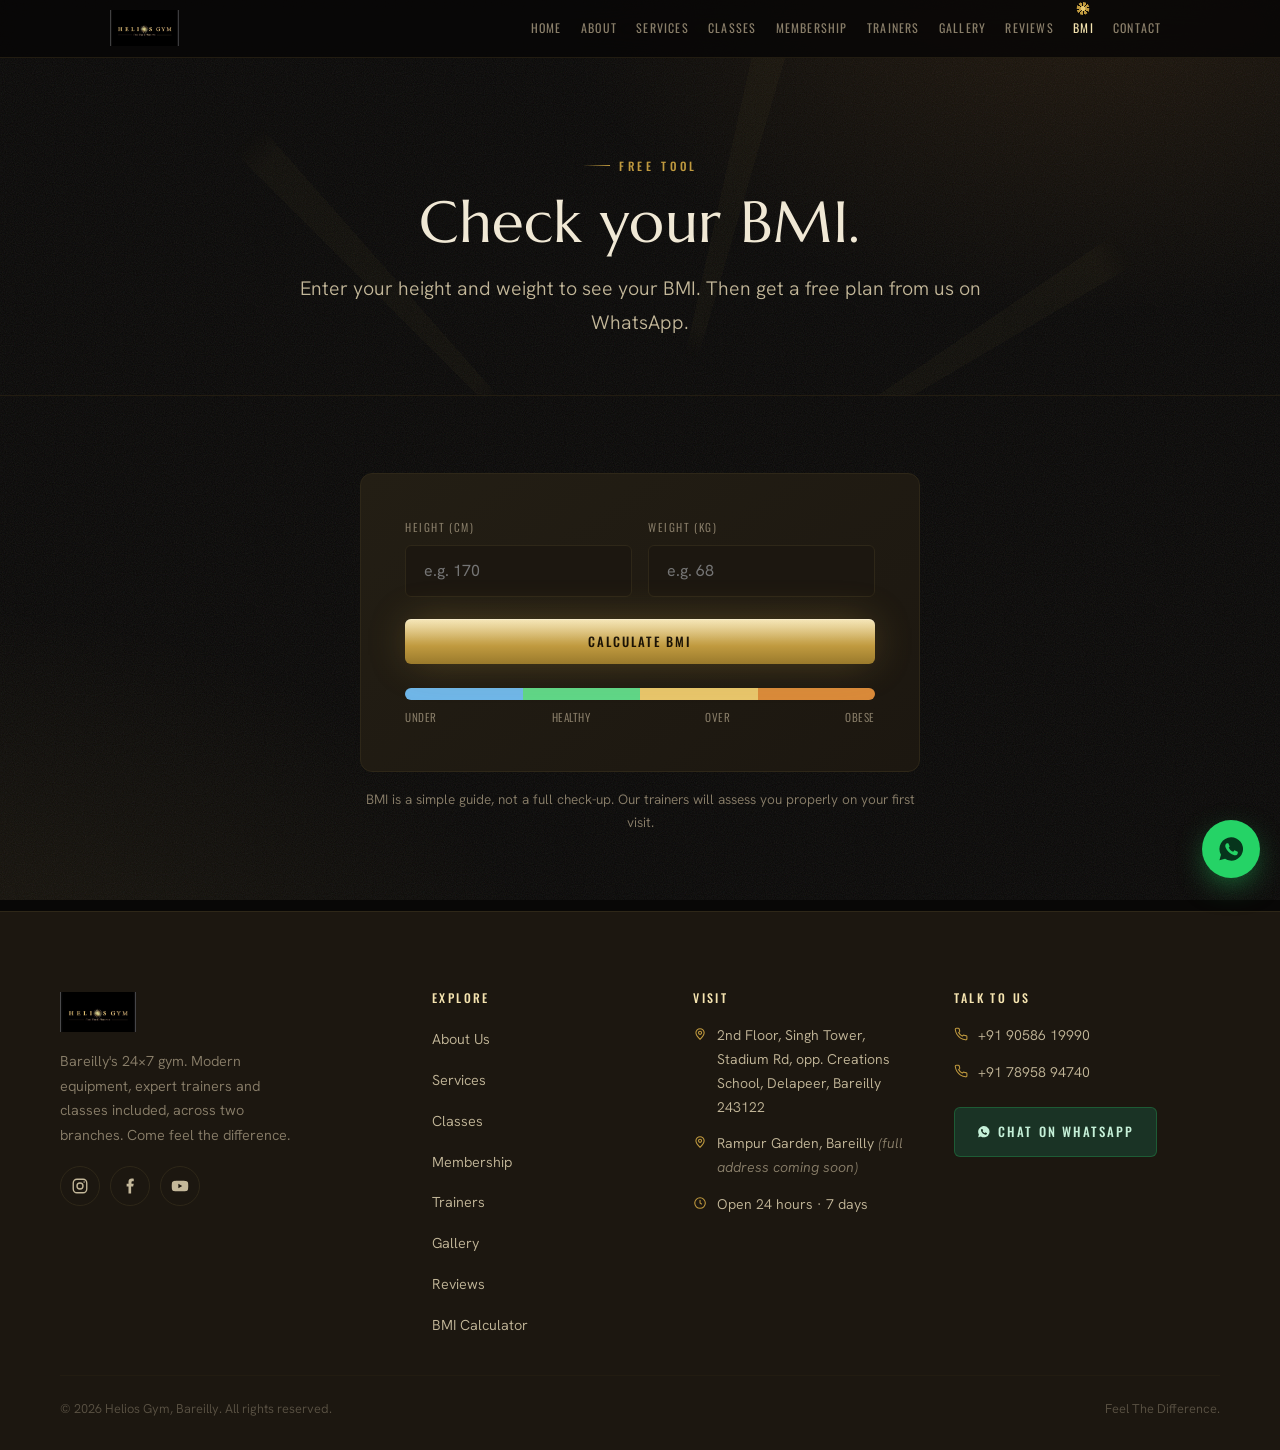
<file: bmi.html>
<!DOCTYPE html>
<html lang="en">
<head>
<meta charset="UTF-8">
<meta name="viewport" content="width=device-width, initial-scale=1.0">
<title>Free BMI Calculator | Helios Gym Bareilly</title>
<meta name="description" content="Check your BMI for free and get a plan on WhatsApp from Helios Gym Bareilly.">
<link rel="icon" type="image/png" href="assets/img/favicon.png">
<link rel="preconnect" href="https://fonts.googleapis.com">
<link rel="preconnect" href="https://fonts.gstatic.com" crossorigin>
<link rel="stylesheet" href="assets/css/style.css">
</head>
<body>
<header class="topbar">
  <div class="topbar__in">
    <a class="brand" href="index.html"><img src="assets/img/logo-lockup.png" alt="Helios Gym, Feel The Difference"></a>
    <nav class="nav"><a href="index.html">Home</a><a href="about.html">About</a><a href="services.html">Services</a><a href="classes.html">Classes</a><a href="membership.html">Membership</a><a href="trainers.html">Trainers</a><a href="gallery.html">Gallery</a><a href="reviews.html">Reviews</a><a href="bmi.html" class="active">BMI</a><a href="contact.html">Contact</a></nav>
    <button class="burger" id="burger" aria-label="Open menu"><svg viewBox="0 0 24 24" fill="none" stroke="currentColor" stroke-width="2"><path d="M3 6h18M3 12h18M3 18h18"/></svg></button>
  </div>
</header>

<div class="mnav" id="mnav">
  <div class="mnav__top">
    <img src="assets/img/logo-lockup.png" alt="Helios Gym">
    <button class="mnav__close" id="mclose" aria-label="Close menu">&times;</button>
  </div>
  <a href="index.html"><span class="dot"></span>Home</a><a href="about.html"><span class="dot"></span>About</a><a href="services.html"><span class="dot"></span>Services</a><a href="classes.html"><span class="dot"></span>Classes</a><a href="membership.html"><span class="dot"></span>Membership</a><a href="trainers.html"><span class="dot"></span>Trainers</a><a href="gallery.html"><span class="dot"></span>Gallery</a><a href="reviews.html"><span class="dot"></span>Reviews</a><a href="bmi.html" class="active"><span class="dot"></span>BMI</a><a href="contact.html"><span class="dot"></span>Contact</a>
  <a class="btn btn--gold" data-wa="Hi Helios Gym! I'd like to book a FREE TRIAL session. Please share the available timings." target="_blank" rel="noopener">Book a Free Trial</a>
</div>
<section class="phead"><div class="ray-halo" aria-hidden="true"></div>
  <div class="phead__in reveal">
    <p class="eyebrow">Free Tool</p>
    <h1>Check your BMI.</h1>
    <p class="lead">Enter your height and weight to see your BMI. Then get a free plan from us on WhatsApp.</p>
  </div>
</section>
<section class="section">
  <div class="wrap" style="max-width:680px">
    <form class="calc reveal" id="bmiForm" novalidate>
      <div class="calc__grid">
        <div class="field"><label for="bmiH">Height (cm)</label><input id="bmiH" type="number" inputmode="decimal" placeholder="e.g. 170" min="50" max="260"></div>
        <div class="field"><label for="bmiW">Weight (kg)</label><input id="bmiW" type="number" inputmode="decimal" placeholder="e.g. 68" min="20" max="300"></div>
      </div>
      <button class="btn btn--gold btn--block" type="submit">Calculate BMI</button>
      <div class="bmi-scale"><i class="u"></i><i class="h"></i><i class="o"></i><i class="ob"></i></div>
      <div class="bmi-scale-lab"><span>Under</span><span>Healthy</span><span>Over</span><span>Obese</span></div>
      <div class="calc__out" id="bmiOut" style="display:none">
        <div class="calc__num"><span id="bmiVal">0</span><small>Your BMI</small></div>
        <div class="calc__cat" id="bmiCat">Result</div>
        <a class="btn btn--wa" id="bmiWa" href="#" target="_blank" rel="noopener" style="margin-left:auto"><svg viewBox="0 0 24 24" fill="currentColor"><path d="M12 2a10 10 0 0 0-8.6 15l-1.3 4.7 4.8-1.3A10 10 0 1 0 12 2Zm5.6 14.2c-.2.6-1.2 1.2-1.7 1.2-.4 0-1 .1-3.2-.9-2.7-1.2-4.4-4-4.5-4.2-.1-.2-1.1-1.5-1.1-2.8 0-1.3.7-1.9 1-2.2.2-.2.5-.3.7-.3h.5c.2 0 .4 0 .6.5l.8 2c.1.2.1.4 0 .5l-.4.6c-.1.2-.3.3-.1.6.1.3.7 1.1 1.4 1.8.9.8 1.7 1.1 2 1.2.2.1.4.1.5-.1l.7-.8c.2-.2.3-.2.6-.1l1.9.9c.3.1.4.2.5.3.1.2.1.7-.1 1.3Z"/></svg> Get my plan</a>
      </div>
    </form>
    <p class="center muted" style="font-size:.85rem;margin-top:1rem">BMI is a simple guide, not a full check-up. Our trainers will assess you properly on your first visit.</p>
  </div>
</section>

<footer class="foot">
  <div class="foot__in">
    <div class="foot__brand">
      <img src="assets/img/logo-lockup.png" alt="Helios Gym">
      <p>Bareilly's 24×7 gym. Modern equipment, expert trainers and classes included, across two branches. Come feel the difference.</p>
      <div class="socials">
        <a href="https://www.instagram.com/helios___gym/" target="_blank" rel="noopener" aria-label="Instagram"><svg viewBox="0 0 24 24" fill="none" stroke="currentColor" stroke-width="1.8"><rect x="3" y="3" width="18" height="18" rx="5"/><circle cx="12" cy="12" r="4"/><circle cx="17.5" cy="6.5" r="1" fill="currentColor" stroke="none"/></svg></a>
        <a href="https://www.facebook.com/heliosgymbareilly/" target="_blank" rel="noopener" aria-label="Facebook"><svg viewBox="0 0 24 24" fill="currentColor"><path d="M14 9V7c0-1 .3-1.5 1.6-1.5H17V2.2C16.4 2.1 15.4 2 14.3 2 11.8 2 10 3.5 10 6.4V9H7.5v3.5H10V22h3.5v-9.5h2.7L17 9h-3Z"/></svg></a>
        <a href="https://www.youtube.com/channel/UCYJMLNO86TLJQHvs97AvvQQ" target="_blank" rel="noopener" aria-label="YouTube"><svg viewBox="0 0 24 24" fill="currentColor"><path d="M23 12s0-3.2-.4-4.7a2.5 2.5 0 0 0-1.8-1.8C19.3 5 12 5 12 5s-7.3 0-8.8.5A2.5 2.5 0 0 0 1.4 7.3C1 8.8 1 12 1 12s0 3.2.4 4.7a2.5 2.5 0 0 0 1.8 1.8C4.7 19 12 19 12 19s7.3 0 8.8-.5a2.5 2.5 0 0 0 1.8-1.8C23 15.2 23 12 23 12ZM9.8 15V9l5.2 3-5.2 3Z"/></svg></a>
      </div>
    </div>
    <div>
      <h4>Explore</h4>
      <ul>
        <li><a href="about.html">About Us</a></li>
        <li><a href="services.html">Services</a></li>
        <li><a href="classes.html">Classes</a></li>
        <li><a href="membership.html">Membership</a></li>
        <li><a href="trainers.html">Trainers</a></li>
        <li><a href="gallery.html">Gallery</a></li>
        <li><a href="reviews.html">Reviews</a></li>
        <li><a href="bmi.html">BMI Calculator</a></li>
      </ul>
    </div>
    <div>
      <h4>Visit</h4>
      <div class="foot__row"><svg viewBox="0 0 24 24" fill="none" stroke="currentColor" stroke-width="1.8"><path d="M12 21s7-6.2 7-11a7 7 0 1 0-14 0c0 4.8 7 11 7 11Z"/><circle cx="12" cy="10" r="2.6"/></svg><span>2nd Floor, Singh Tower, Stadium Rd, opp. Creations School, Delapeer, Bareilly 243122</span></div>
      <div class="foot__row"><svg viewBox="0 0 24 24" fill="none" stroke="currentColor" stroke-width="1.8"><path d="M12 21s7-6.2 7-11a7 7 0 1 0-14 0c0 4.8 7 11 7 11Z"/><circle cx="12" cy="10" r="2.6"/></svg><span>Rampur Garden, Bareilly <em class="muted">(full address coming soon)</em></span></div>
      <div class="foot__row"><svg viewBox="0 0 24 24" fill="none" stroke="currentColor" stroke-width="1.8"><circle cx="12" cy="12" r="9"/><path d="M12 7v5l3 2"/></svg><span>Open 24 hours · 7 days</span></div>
    </div>
    <div>
      <h4>Talk to us</h4>
      <div class="foot__row"><svg viewBox="0 0 24 24" fill="none" stroke="currentColor" stroke-width="1.8"><path d="M22 16.9v3a2 2 0 0 1-2.2 2 19.8 19.8 0 0 1-8.6-3 19.5 19.5 0 0 1-6-6 19.8 19.8 0 0 1-3-8.6A2 2 0 0 1 4.1 2H7a2 2 0 0 1 2 1.7c.1.9.4 1.8.7 2.7a2 2 0 0 1-.5 2.1L8 9.6a16 16 0 0 0 6 6l1.1-1.1a2 2 0 0 1 2.1-.5c.9.3 1.8.6 2.7.7A2 2 0 0 1 22 16.9Z"/></svg><a href="tel:+919058619990">+91 90586 19990</a></div>
      <div class="foot__row"><svg viewBox="0 0 24 24" fill="none" stroke="currentColor" stroke-width="1.8"><path d="M22 16.9v3a2 2 0 0 1-2.2 2 19.8 19.8 0 0 1-8.6-3 19.5 19.5 0 0 1-6-6 19.8 19.8 0 0 1-3-8.6A2 2 0 0 1 4.1 2H7a2 2 0 0 1 2 1.7c.1.9.4 1.8.7 2.7a2 2 0 0 1-.5 2.1L8 9.6a16 16 0 0 0 6 6l1.1-1.1a2 2 0 0 1 2.1-.5c.9.3 1.8.6 2.7.7A2 2 0 0 1 22 16.9Z"/></svg><a href="tel:+917895894740">+91 78958 94740</a></div>
      <a class="btn btn--wa" style="margin-top:10px" data-wa="Hi Helios Gym! I'd like to book a FREE TRIAL session. Please share the available timings." target="_blank" rel="noopener"><svg viewBox="0 0 24 24" fill="currentColor"><path d="M12 2a10 10 0 0 0-8.6 15l-1.3 4.7 4.8-1.3A10 10 0 1 0 12 2Zm5.6 14.2c-.2.6-1.2 1.2-1.7 1.2-.4 0-1 .1-3.2-.9-2.7-1.2-4.4-4-4.5-4.2-.1-.2-1.1-1.5-1.1-2.8 0-1.3.7-1.9 1-2.2.2-.2.5-.3.7-.3h.5c.2 0 .4 0 .6.5l.8 2c.1.2.1.4 0 .5l-.4.6c-.1.2-.3.3-.1.6.1.3.7 1.1 1.4 1.8.9.8 1.7 1.1 2 1.2.2.1.4.1.5-.1l.7-.8c.2-.2.3-.2.6-.1l1.9.9c.3.1.4.2.5.3.1.2.1.7-.1 1.3Z"/></svg> Chat on WhatsApp</a>
    </div>
  </div>
  <div class="foot__base">
    <span>© <span id="yr">2026</span> Helios Gym, Bareilly. All rights reserved.</span>
    <span>Feel The Difference.</span>
  </div>
</footer>

<div class="wa-float">
  <div class="wa-float__menu" id="waMenu">
    <a href="https://wa.me/919058619990?text=Hi%20Helios%20Gym!%20I'd%20like%20to%20know%20more." target="_blank" rel="noopener"><svg viewBox="0 0 24 24" fill="currentColor"><path d="M12 2a10 10 0 0 0-8.6 15l-1.3 4.7 4.8-1.3A10 10 0 1 0 12 2Zm5.6 14.2c-.2.6-1.2 1.2-1.7 1.2-.4 0-1 .1-3.2-.9-2.7-1.2-4.4-4-4.5-4.2-.1-.2-1.1-1.5-1.1-2.8 0-1.3.7-1.9 1-2.2.2-.2.5-.3.7-.3h.5c.2 0 .4 0 .6.5l.8 2c.1.2.1.4 0 .5l-.4.6c-.1.2-.3.3-.1.6.1.3.7 1.1 1.4 1.8.9.8 1.7 1.1 2 1.2.2.1.4.1.5-.1l.7-.8c.2-.2.3-.2.6-.1l1.9.9c.3.1.4.2.5.3.1.2.1.7-.1 1.3Z"/></svg><span>Stadium Road<small>+91 90586 19990</small></span></a>
    <a href="https://wa.me/917895894740?text=Hi%20Helios%20Gym!%20I'd%20like%20to%20know%20more." target="_blank" rel="noopener"><svg viewBox="0 0 24 24" fill="currentColor"><path d="M12 2a10 10 0 0 0-8.6 15l-1.3 4.7 4.8-1.3A10 10 0 1 0 12 2Zm5.6 14.2c-.2.6-1.2 1.2-1.7 1.2-.4 0-1 .1-3.2-.9-2.7-1.2-4.4-4-4.5-4.2-.1-.2-1.1-1.5-1.1-2.8 0-1.3.7-1.9 1-2.2.2-.2.5-.3.7-.3h.5c.2 0 .4 0 .6.5l.8 2c.1.2.1.4 0 .5l-.4.6c-.1.2-.3.3-.1.6.1.3.7 1.1 1.4 1.8.9.8 1.7 1.1 2 1.2.2.1.4.1.5-.1l.7-.8c.2-.2.3-.2.6-.1l1.9.9c.3.1.4.2.5.3.1.2.1.7-.1 1.3Z"/></svg><span>Rampur Garden<small>+91 78958 94740</small></span></a>
  </div>
  <button class="wa-float__btn" id="waFab" aria-label="Chat on WhatsApp"><svg viewBox="0 0 24 24" fill="currentColor"><path d="M12 2a10 10 0 0 0-8.6 15l-1.3 4.7 4.8-1.3A10 10 0 1 0 12 2Zm5.6 14.2c-.2.6-1.2 1.2-1.7 1.2-.4 0-1 .1-3.2-.9-2.7-1.2-4.4-4-4.5-4.2-.1-.2-1.1-1.5-1.1-2.8 0-1.3.7-1.9 1-2.2.2-.2.5-.3.7-.3h.5c.2 0 .4 0 .6.5l.8 2c.1.2.1.4 0 .5l-.4.6c-.1.2-.3.3-.1.6.1.3.7 1.1 1.4 1.8.9.8 1.7 1.1 2 1.2.2.1.4.1.5-.1l.7-.8c.2-.2.3-.2.6-.1l1.9.9c.3.1.4.2.5.3.1.2.1.7-.1 1.3Z"/></svg></button>
</div>
<script src="assets/js/main.js"></script>
</body></html>
</file>
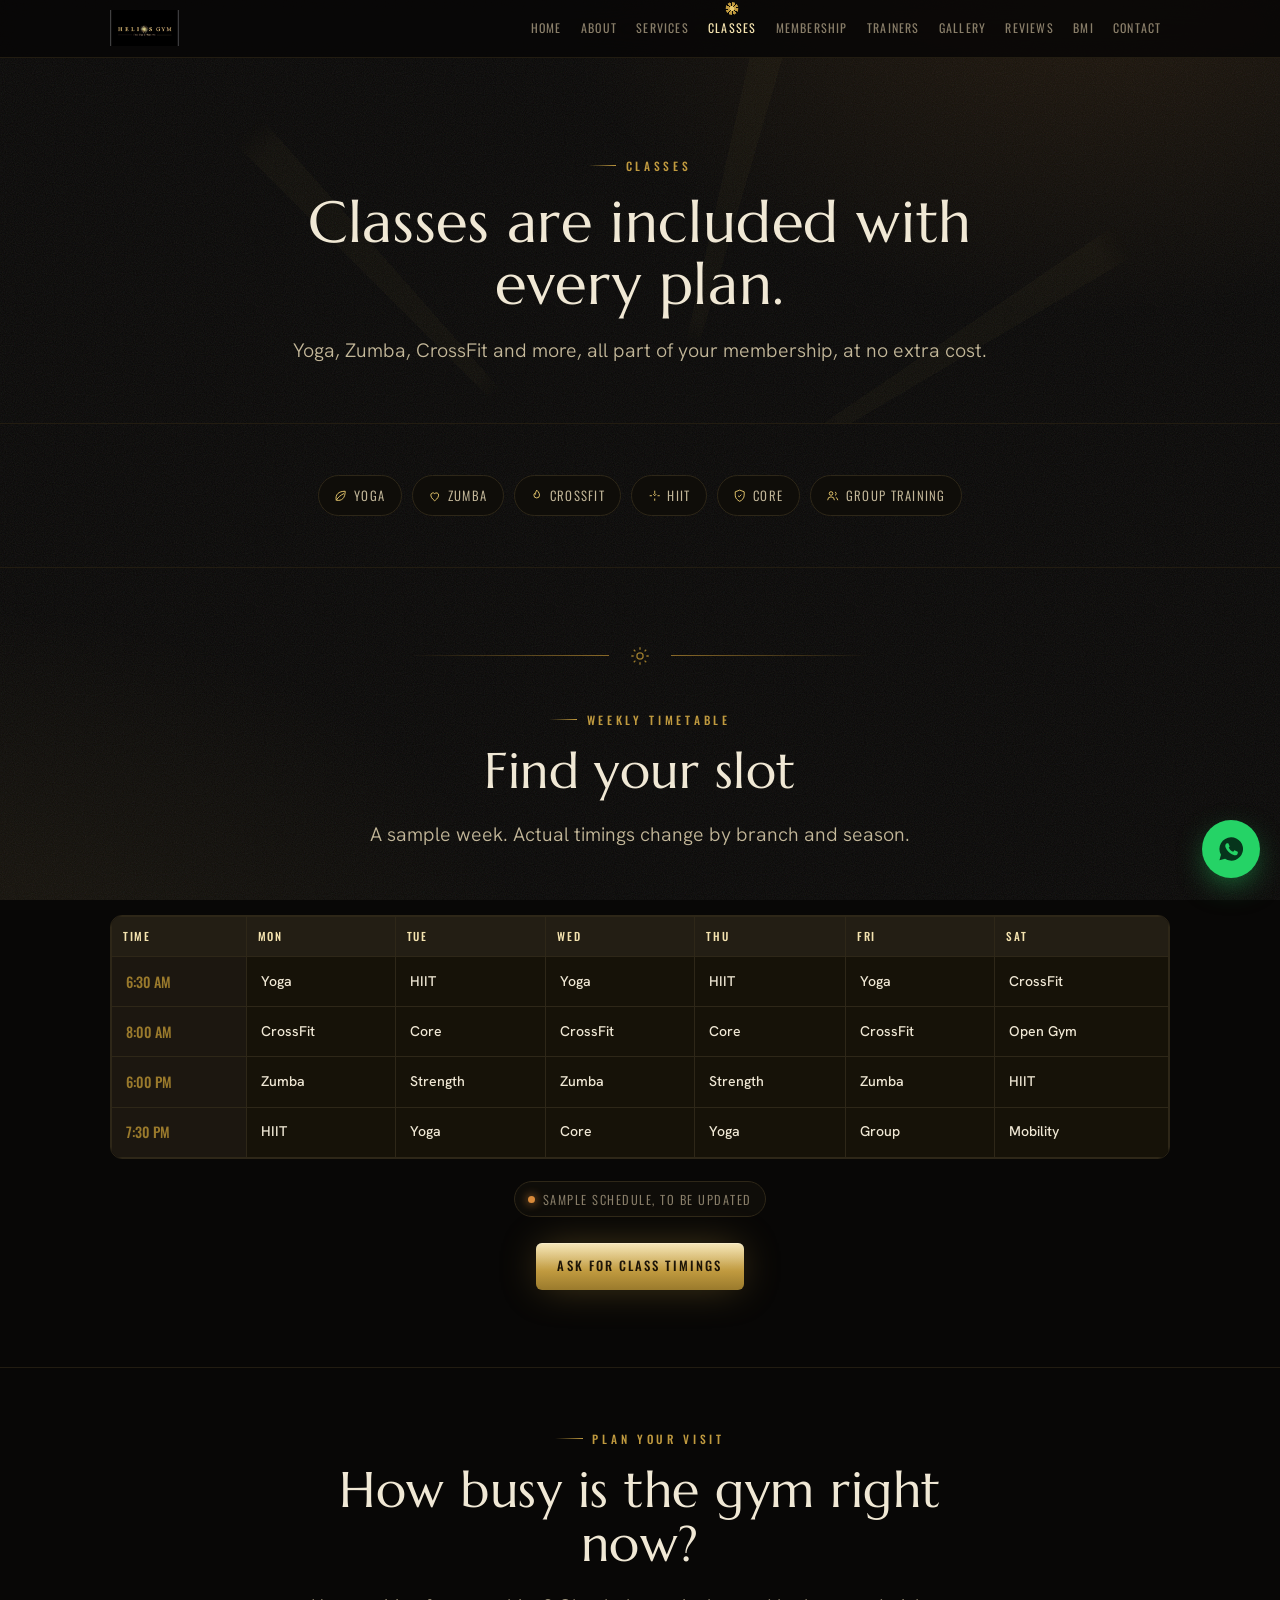
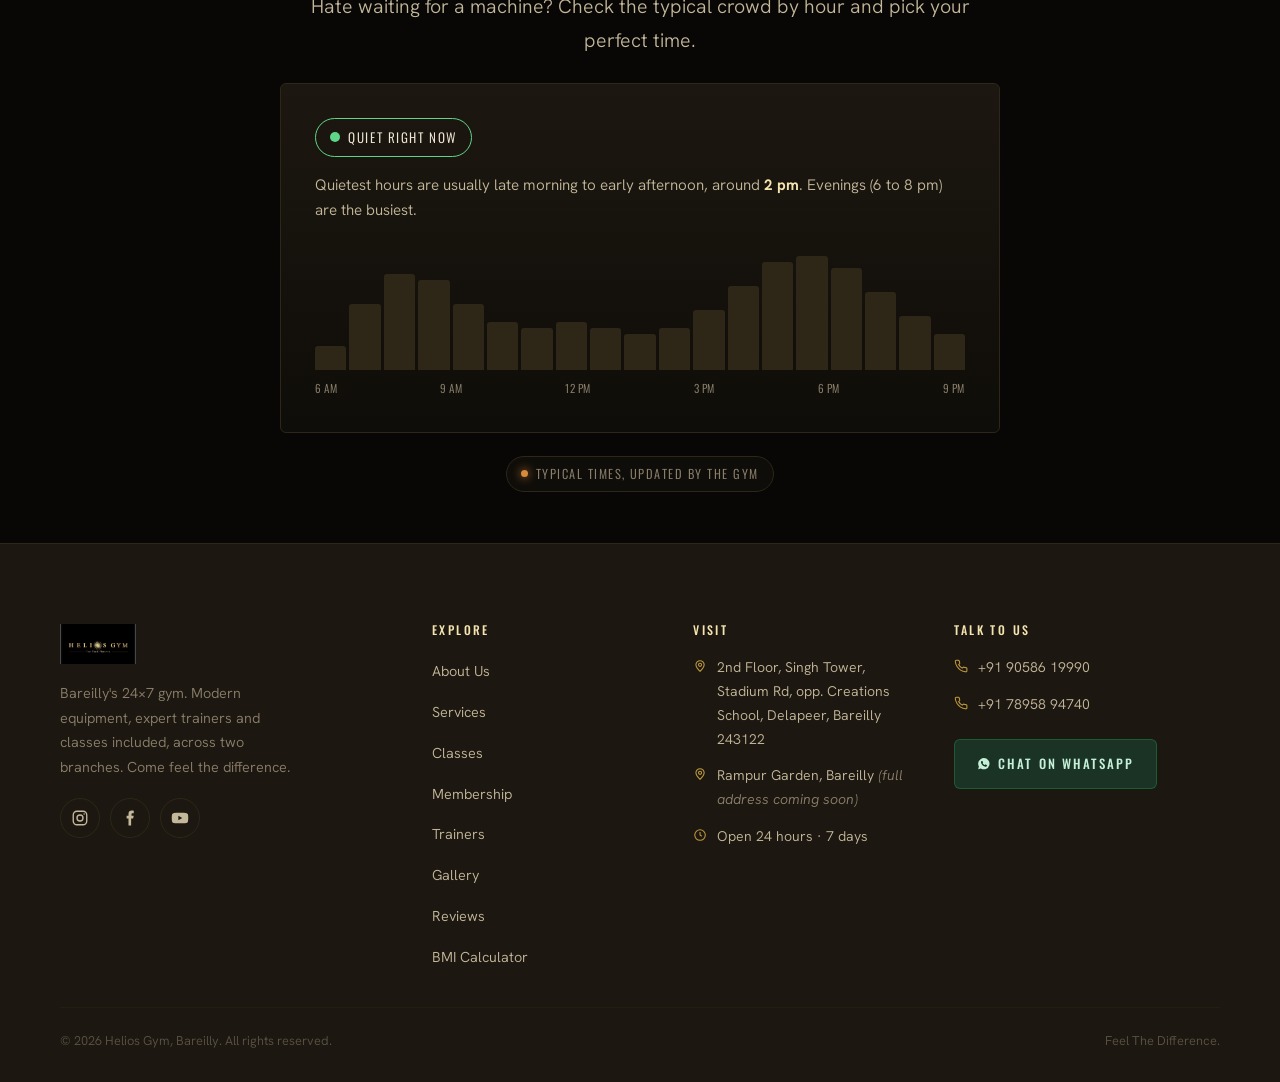
<file: classes.html>
<!DOCTYPE html>
<html lang="en">
<head>
<meta charset="UTF-8">
<meta name="viewport" content="width=device-width, initial-scale=1.0">
<title>Group Classes & Timetable | Helios Gym Bareilly</title>
<meta name="description" content="Yoga, Zumba, CrossFit, HIIT and core classes at Helios Gym Bareilly, included with every membership. See the weekly timetable.">
<link rel="icon" type="image/png" href="assets/img/favicon.png">
<link rel="preconnect" href="https://fonts.googleapis.com">
<link rel="preconnect" href="https://fonts.gstatic.com" crossorigin>
<link rel="stylesheet" href="assets/css/style.css">
</head>
<body>
<header class="topbar">
  <div class="topbar__in">
    <a class="brand" href="index.html"><img src="assets/img/logo-lockup.png" alt="Helios Gym, Feel The Difference"></a>
    <nav class="nav"><a href="index.html">Home</a><a href="about.html">About</a><a href="services.html">Services</a><a href="classes.html" class="active">Classes</a><a href="membership.html">Membership</a><a href="trainers.html">Trainers</a><a href="gallery.html">Gallery</a><a href="reviews.html">Reviews</a><a href="bmi.html">BMI</a><a href="contact.html">Contact</a></nav>
    <button class="burger" id="burger" aria-label="Open menu"><svg viewBox="0 0 24 24" fill="none" stroke="currentColor" stroke-width="2"><path d="M3 6h18M3 12h18M3 18h18"/></svg></button>
  </div>
</header>

<div class="mnav" id="mnav">
  <div class="mnav__top">
    <img src="assets/img/logo-lockup.png" alt="Helios Gym">
    <button class="mnav__close" id="mclose" aria-label="Close menu">&times;</button>
  </div>
  <a href="index.html"><span class="dot"></span>Home</a><a href="about.html"><span class="dot"></span>About</a><a href="services.html"><span class="dot"></span>Services</a><a href="classes.html" class="active"><span class="dot"></span>Classes</a><a href="membership.html"><span class="dot"></span>Membership</a><a href="trainers.html"><span class="dot"></span>Trainers</a><a href="gallery.html"><span class="dot"></span>Gallery</a><a href="reviews.html"><span class="dot"></span>Reviews</a><a href="bmi.html"><span class="dot"></span>BMI</a><a href="contact.html"><span class="dot"></span>Contact</a>
  <a class="btn btn--gold" data-wa="Hi Helios Gym! I'd like to book a FREE TRIAL session. Please share the available timings." target="_blank" rel="noopener">Book a Free Trial</a>
</div>
<section class="phead"><div class="ray-halo" aria-hidden="true"></div>
  <div class="phead__in reveal">
    <p class="eyebrow">Classes</p>
    <h1>Classes are included with every plan.</h1>
    <p class="lead">Yoga, Zumba, CrossFit and more, all part of your membership, at no extra cost.</p>
  </div>
</section>
<section class="section--tight">
  <div class="wrap"><div class="chips reveal"><span class="chip"><svg viewBox="0 0 24 24" fill="none" stroke="currentColor" stroke-width="1.7"><path d="M4 20c10 2 16-4 16-16C8 4 2 10 4 20Z"/><path d="M4 20C8 14 12 11 18 8"/></svg>Yoga</span><span class="chip"><svg viewBox="0 0 24 24" fill="none" stroke="currentColor" stroke-width="1.7"><path d="M12 21s-7-4.6-7-10a4 4 0 0 1 7-2.7A4 4 0 0 1 19 11c0 5.4-7 10-7 10Z"/></svg>Zumba</span><span class="chip"><svg viewBox="0 0 24 24" fill="none" stroke="currentColor" stroke-width="1.7"><path d="M12 2s5 4.5 5 9a5 5 0 0 1-10 0c0-1.3.5-2.4 1-3 .2 1 .8 1.6 1.5 1.6C10.5 9 9 7 12 2Z"/></svg>CrossFit</span><span class="chip"><svg viewBox="0 0 24 24" fill="none" stroke="currentColor" stroke-width="1.7"><path d="M12 3v4M12 17v4M3 12h4M17 12h4M12 8l2 2-2 2-2-2 2-2Z"/></svg>HIIT</span><span class="chip"><svg viewBox="0 0 24 24" fill="none" stroke="currentColor" stroke-width="1.7"><path d="M12 2 4 5v6c0 5 3.5 9 8 11 4.5-2 8-6 8-11V5l-8-3Z"/><path d="m9 12 2 2 4-4"/></svg>Core</span><span class="chip"><svg viewBox="0 0 24 24" fill="none" stroke="currentColor" stroke-width="1.7"><circle cx="9" cy="8" r="3.2"/><path d="M3 20a6 6 0 0 1 12 0M16 5.5a3 3 0 0 1 0 5.8M21 20a5.6 5.6 0 0 0-3.5-5"/></svg>Group Training</span></div></div>
</section>

<section class="section" style="border-top:1px solid var(--line-soft)">
  <div class="wrap">
    <div class="section-head reveal"><div class="sun-rule"><svg class="sun-mini" viewBox="0 0 24 24" fill="none" stroke="currentColor" stroke-width="1.4"><circle cx="12" cy="12" r="3.4"/><path d="M12 2.5v2.6M12 18.9v2.6M2.5 12h2.6M18.9 12h2.6M5.2 5.2l1.8 1.8M17 17l1.8 1.8M18.8 5.2 17 7M7 17l-1.8 1.8"/></svg></div><p class="eyebrow" style="justify-content:center;margin-top:1.1rem">Weekly timetable</p><h2>Find your slot</h2><p class="lead">A sample week. Actual timings change by branch and season.</p></div>
    <div class="tt-wrap reveal">
      <table class="tt">
        <thead><tr><th>Time</th><th>Mon</th><th>Tue</th><th>Wed</th><th>Thu</th><th>Fri</th><th>Sat</th></tr></thead>
        <tbody><tr><th>6:30 AM</th><td class="cls">Yoga</td><td class="cls">HIIT</td><td class="cls">Yoga</td><td class="cls">HIIT</td><td class="cls">Yoga</td><td class="cls">CrossFit</td></tr><tr><th>8:00 AM</th><td class="cls">CrossFit</td><td class="cls">Core</td><td class="cls">CrossFit</td><td class="cls">Core</td><td class="cls">CrossFit</td><td class="cls">Open Gym</td></tr><tr><th>6:00 PM</th><td class="cls">Zumba</td><td class="cls">Strength</td><td class="cls">Zumba</td><td class="cls">Strength</td><td class="cls">Zumba</td><td class="cls">HIIT</td></tr><tr><th>7:30 PM</th><td class="cls">HIIT</td><td class="cls">Yoga</td><td class="cls">Core</td><td class="cls">Yoga</td><td class="cls">Group</td><td class="cls">Mobility</td></tr></tbody>
      </table>
    </div>
    <div class="center" style="margin-top:1.4rem"><span class="note">Sample schedule, to be updated</span></div>
    <div class="center" style="margin-top:1.6rem"><a class="btn btn--gold" data-wa="Hi Helios Gym! Please share the class timings." target="_blank" rel="noopener">Ask for class timings</a></div>
  </div>
</section>

<section class="section--tight" style="border-top:1px solid var(--line-soft)">
  <div class="wrap" style="max-width:840px">
    <div class="section-head reveal" style="margin-bottom:1.6rem">
      <p class="eyebrow" style="justify-content:center">Plan your visit</p>
      <h2>How busy is the gym right now?</h2>
      <p class="lead">Hate waiting for a machine? Check the typical crowd by hour and pick your perfect time.</p>
    </div>
    <div class="busy reveal" id="busy">
      <div class="busy__top">
        <span class="busy__status" id="busyStatus"><span class="busy__dot" style="background:var(--gold)"></span>Checking...</span>
        <span class="busy__msg" id="busyMsg">Loading typical busy times...</span>
      </div>
      <div class="busy__bars" id="busyBars"></div>
      <div class="busy__lab"><span>6 am</span><span>9 am</span><span>12 pm</span><span>3 pm</span><span>6 pm</span><span>9 pm</span></div>
    </div>
    <div class="center"><span class="note" style="margin-top:1.4rem">Typical times, updated by the gym</span></div>
  </div>
</section>

<footer class="foot">
  <div class="foot__in">
    <div class="foot__brand">
      <img src="assets/img/logo-lockup.png" alt="Helios Gym">
      <p>Bareilly's 24×7 gym. Modern equipment, expert trainers and classes included, across two branches. Come feel the difference.</p>
      <div class="socials">
        <a href="https://www.instagram.com/helios___gym/" target="_blank" rel="noopener" aria-label="Instagram"><svg viewBox="0 0 24 24" fill="none" stroke="currentColor" stroke-width="1.8"><rect x="3" y="3" width="18" height="18" rx="5"/><circle cx="12" cy="12" r="4"/><circle cx="17.5" cy="6.5" r="1" fill="currentColor" stroke="none"/></svg></a>
        <a href="https://www.facebook.com/heliosgymbareilly/" target="_blank" rel="noopener" aria-label="Facebook"><svg viewBox="0 0 24 24" fill="currentColor"><path d="M14 9V7c0-1 .3-1.5 1.6-1.5H17V2.2C16.4 2.1 15.4 2 14.3 2 11.8 2 10 3.5 10 6.4V9H7.5v3.5H10V22h3.5v-9.5h2.7L17 9h-3Z"/></svg></a>
        <a href="https://www.youtube.com/channel/UCYJMLNO86TLJQHvs97AvvQQ" target="_blank" rel="noopener" aria-label="YouTube"><svg viewBox="0 0 24 24" fill="currentColor"><path d="M23 12s0-3.2-.4-4.7a2.5 2.5 0 0 0-1.8-1.8C19.3 5 12 5 12 5s-7.3 0-8.8.5A2.5 2.5 0 0 0 1.4 7.3C1 8.8 1 12 1 12s0 3.2.4 4.7a2.5 2.5 0 0 0 1.8 1.8C4.7 19 12 19 12 19s7.3 0 8.8-.5a2.5 2.5 0 0 0 1.8-1.8C23 15.2 23 12 23 12ZM9.8 15V9l5.2 3-5.2 3Z"/></svg></a>
      </div>
    </div>
    <div>
      <h4>Explore</h4>
      <ul>
        <li><a href="about.html">About Us</a></li>
        <li><a href="services.html">Services</a></li>
        <li><a href="classes.html">Classes</a></li>
        <li><a href="membership.html">Membership</a></li>
        <li><a href="trainers.html">Trainers</a></li>
        <li><a href="gallery.html">Gallery</a></li>
        <li><a href="reviews.html">Reviews</a></li>
        <li><a href="bmi.html">BMI Calculator</a></li>
      </ul>
    </div>
    <div>
      <h4>Visit</h4>
      <div class="foot__row"><svg viewBox="0 0 24 24" fill="none" stroke="currentColor" stroke-width="1.8"><path d="M12 21s7-6.2 7-11a7 7 0 1 0-14 0c0 4.8 7 11 7 11Z"/><circle cx="12" cy="10" r="2.6"/></svg><span>2nd Floor, Singh Tower, Stadium Rd, opp. Creations School, Delapeer, Bareilly 243122</span></div>
      <div class="foot__row"><svg viewBox="0 0 24 24" fill="none" stroke="currentColor" stroke-width="1.8"><path d="M12 21s7-6.2 7-11a7 7 0 1 0-14 0c0 4.8 7 11 7 11Z"/><circle cx="12" cy="10" r="2.6"/></svg><span>Rampur Garden, Bareilly <em class="muted">(full address coming soon)</em></span></div>
      <div class="foot__row"><svg viewBox="0 0 24 24" fill="none" stroke="currentColor" stroke-width="1.8"><circle cx="12" cy="12" r="9"/><path d="M12 7v5l3 2"/></svg><span>Open 24 hours · 7 days</span></div>
    </div>
    <div>
      <h4>Talk to us</h4>
      <div class="foot__row"><svg viewBox="0 0 24 24" fill="none" stroke="currentColor" stroke-width="1.8"><path d="M22 16.9v3a2 2 0 0 1-2.2 2 19.8 19.8 0 0 1-8.6-3 19.5 19.5 0 0 1-6-6 19.8 19.8 0 0 1-3-8.6A2 2 0 0 1 4.1 2H7a2 2 0 0 1 2 1.7c.1.9.4 1.8.7 2.7a2 2 0 0 1-.5 2.1L8 9.6a16 16 0 0 0 6 6l1.1-1.1a2 2 0 0 1 2.1-.5c.9.3 1.8.6 2.7.7A2 2 0 0 1 22 16.9Z"/></svg><a href="tel:+919058619990">+91 90586 19990</a></div>
      <div class="foot__row"><svg viewBox="0 0 24 24" fill="none" stroke="currentColor" stroke-width="1.8"><path d="M22 16.9v3a2 2 0 0 1-2.2 2 19.8 19.8 0 0 1-8.6-3 19.5 19.5 0 0 1-6-6 19.8 19.8 0 0 1-3-8.6A2 2 0 0 1 4.1 2H7a2 2 0 0 1 2 1.7c.1.9.4 1.8.7 2.7a2 2 0 0 1-.5 2.1L8 9.6a16 16 0 0 0 6 6l1.1-1.1a2 2 0 0 1 2.1-.5c.9.3 1.8.6 2.7.7A2 2 0 0 1 22 16.9Z"/></svg><a href="tel:+917895894740">+91 78958 94740</a></div>
      <a class="btn btn--wa" style="margin-top:10px" data-wa="Hi Helios Gym! I'd like to book a FREE TRIAL session. Please share the available timings." target="_blank" rel="noopener"><svg viewBox="0 0 24 24" fill="currentColor"><path d="M12 2a10 10 0 0 0-8.6 15l-1.3 4.7 4.8-1.3A10 10 0 1 0 12 2Zm5.6 14.2c-.2.6-1.2 1.2-1.7 1.2-.4 0-1 .1-3.2-.9-2.7-1.2-4.4-4-4.5-4.2-.1-.2-1.1-1.5-1.1-2.8 0-1.3.7-1.9 1-2.2.2-.2.5-.3.7-.3h.5c.2 0 .4 0 .6.5l.8 2c.1.2.1.4 0 .5l-.4.6c-.1.2-.3.3-.1.6.1.3.7 1.1 1.4 1.8.9.8 1.7 1.1 2 1.2.2.1.4.1.5-.1l.7-.8c.2-.2.3-.2.6-.1l1.9.9c.3.1.4.2.5.3.1.2.1.7-.1 1.3Z"/></svg> Chat on WhatsApp</a>
    </div>
  </div>
  <div class="foot__base">
    <span>© <span id="yr">2026</span> Helios Gym, Bareilly. All rights reserved.</span>
    <span>Feel The Difference.</span>
  </div>
</footer>

<div class="wa-float">
  <div class="wa-float__menu" id="waMenu">
    <a href="https://wa.me/919058619990?text=Hi%20Helios%20Gym!%20I'd%20like%20to%20know%20more." target="_blank" rel="noopener"><svg viewBox="0 0 24 24" fill="currentColor"><path d="M12 2a10 10 0 0 0-8.6 15l-1.3 4.7 4.8-1.3A10 10 0 1 0 12 2Zm5.6 14.2c-.2.6-1.2 1.2-1.7 1.2-.4 0-1 .1-3.2-.9-2.7-1.2-4.4-4-4.5-4.2-.1-.2-1.1-1.5-1.1-2.8 0-1.3.7-1.9 1-2.2.2-.2.5-.3.7-.3h.5c.2 0 .4 0 .6.5l.8 2c.1.2.1.4 0 .5l-.4.6c-.1.2-.3.3-.1.6.1.3.7 1.1 1.4 1.8.9.8 1.7 1.1 2 1.2.2.1.4.1.5-.1l.7-.8c.2-.2.3-.2.6-.1l1.9.9c.3.1.4.2.5.3.1.2.1.7-.1 1.3Z"/></svg><span>Stadium Road<small>+91 90586 19990</small></span></a>
    <a href="https://wa.me/917895894740?text=Hi%20Helios%20Gym!%20I'd%20like%20to%20know%20more." target="_blank" rel="noopener"><svg viewBox="0 0 24 24" fill="currentColor"><path d="M12 2a10 10 0 0 0-8.6 15l-1.3 4.7 4.8-1.3A10 10 0 1 0 12 2Zm5.6 14.2c-.2.6-1.2 1.2-1.7 1.2-.4 0-1 .1-3.2-.9-2.7-1.2-4.4-4-4.5-4.2-.1-.2-1.1-1.5-1.1-2.8 0-1.3.7-1.9 1-2.2.2-.2.5-.3.7-.3h.5c.2 0 .4 0 .6.5l.8 2c.1.2.1.4 0 .5l-.4.6c-.1.2-.3.3-.1.6.1.3.7 1.1 1.4 1.8.9.8 1.7 1.1 2 1.2.2.1.4.1.5-.1l.7-.8c.2-.2.3-.2.6-.1l1.9.9c.3.1.4.2.5.3.1.2.1.7-.1 1.3Z"/></svg><span>Rampur Garden<small>+91 78958 94740</small></span></a>
  </div>
  <button class="wa-float__btn" id="waFab" aria-label="Chat on WhatsApp"><svg viewBox="0 0 24 24" fill="currentColor"><path d="M12 2a10 10 0 0 0-8.6 15l-1.3 4.7 4.8-1.3A10 10 0 1 0 12 2Zm5.6 14.2c-.2.6-1.2 1.2-1.7 1.2-.4 0-1 .1-3.2-.9-2.7-1.2-4.4-4-4.5-4.2-.1-.2-1.1-1.5-1.1-2.8 0-1.3.7-1.9 1-2.2.2-.2.5-.3.7-.3h.5c.2 0 .4 0 .6.5l.8 2c.1.2.1.4 0 .5l-.4.6c-.1.2-.3.3-.1.6.1.3.7 1.1 1.4 1.8.9.8 1.7 1.1 2 1.2.2.1.4.1.5-.1l.7-.8c.2-.2.3-.2.6-.1l1.9.9c.3.1.4.2.5.3.1.2.1.7-.1 1.3Z"/></svg></button>
</div>
<script src="assets/js/main.js"></script>
</body></html>
</file>
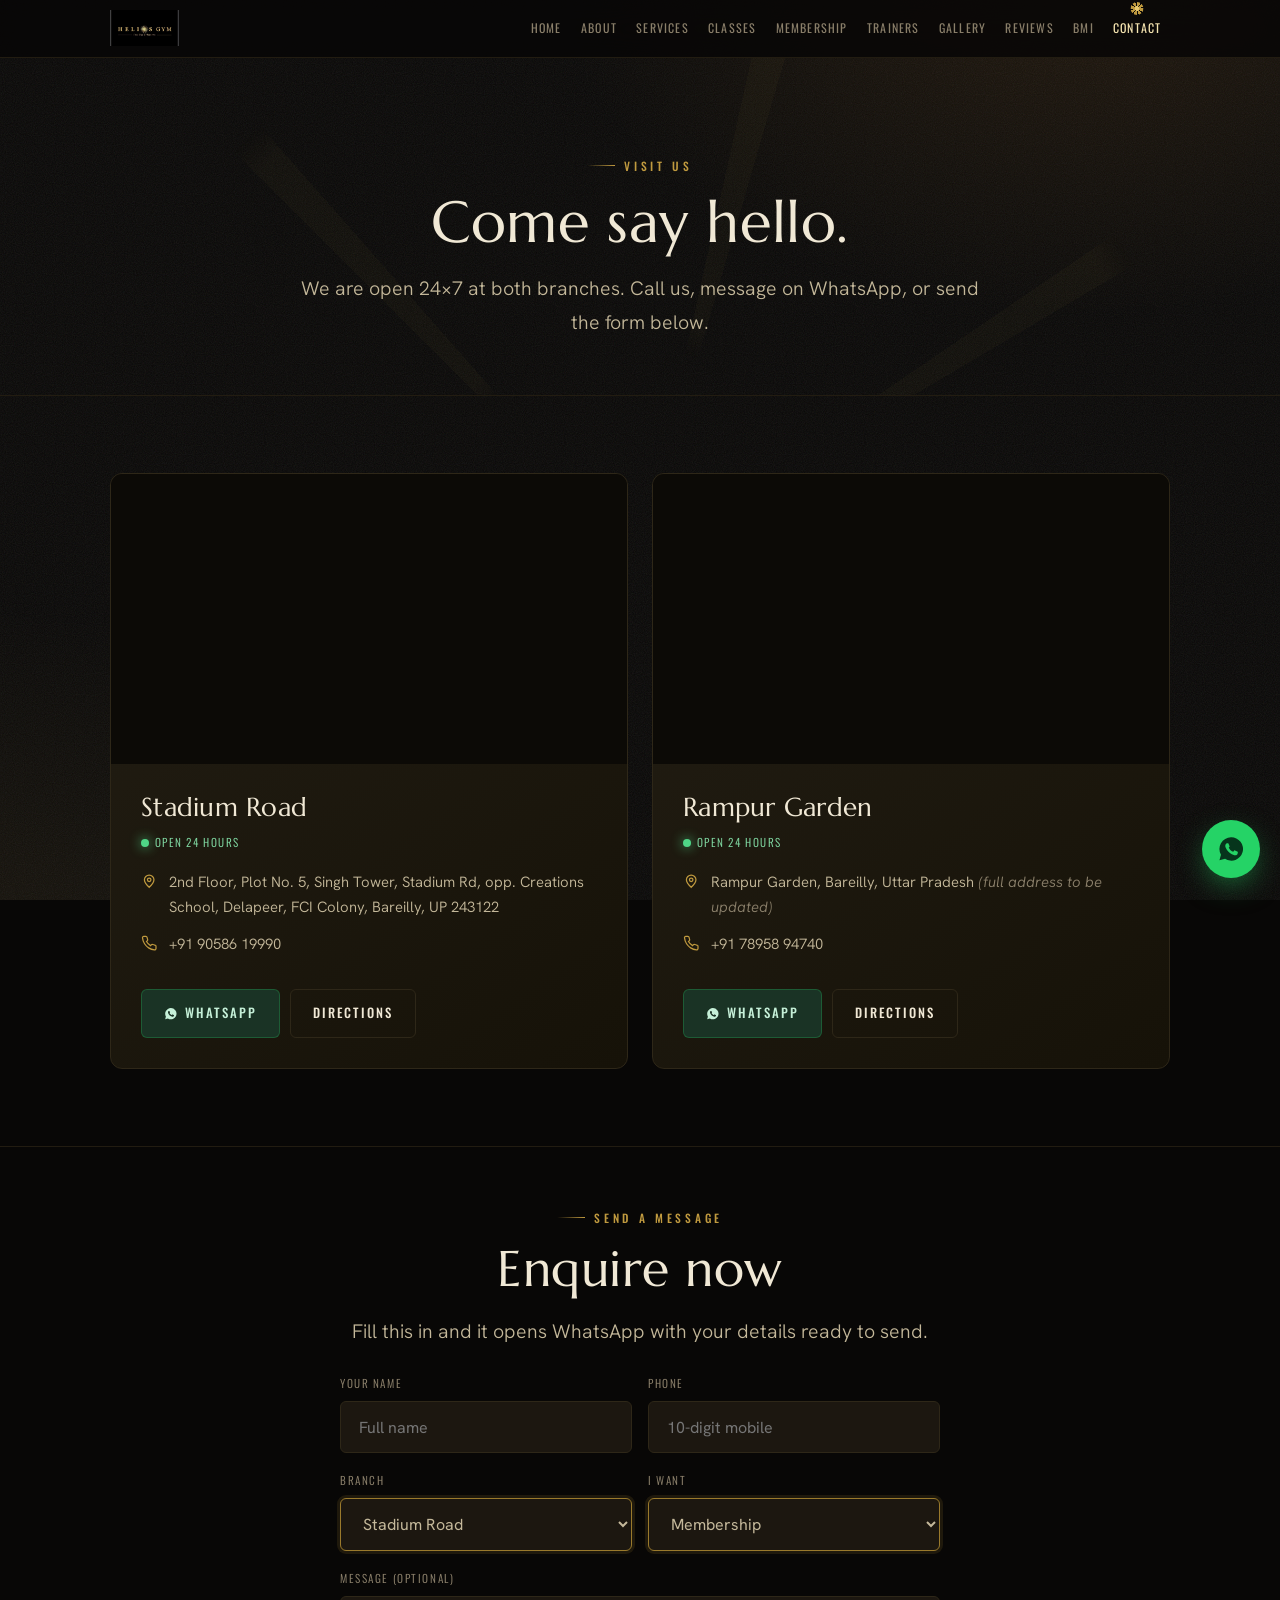
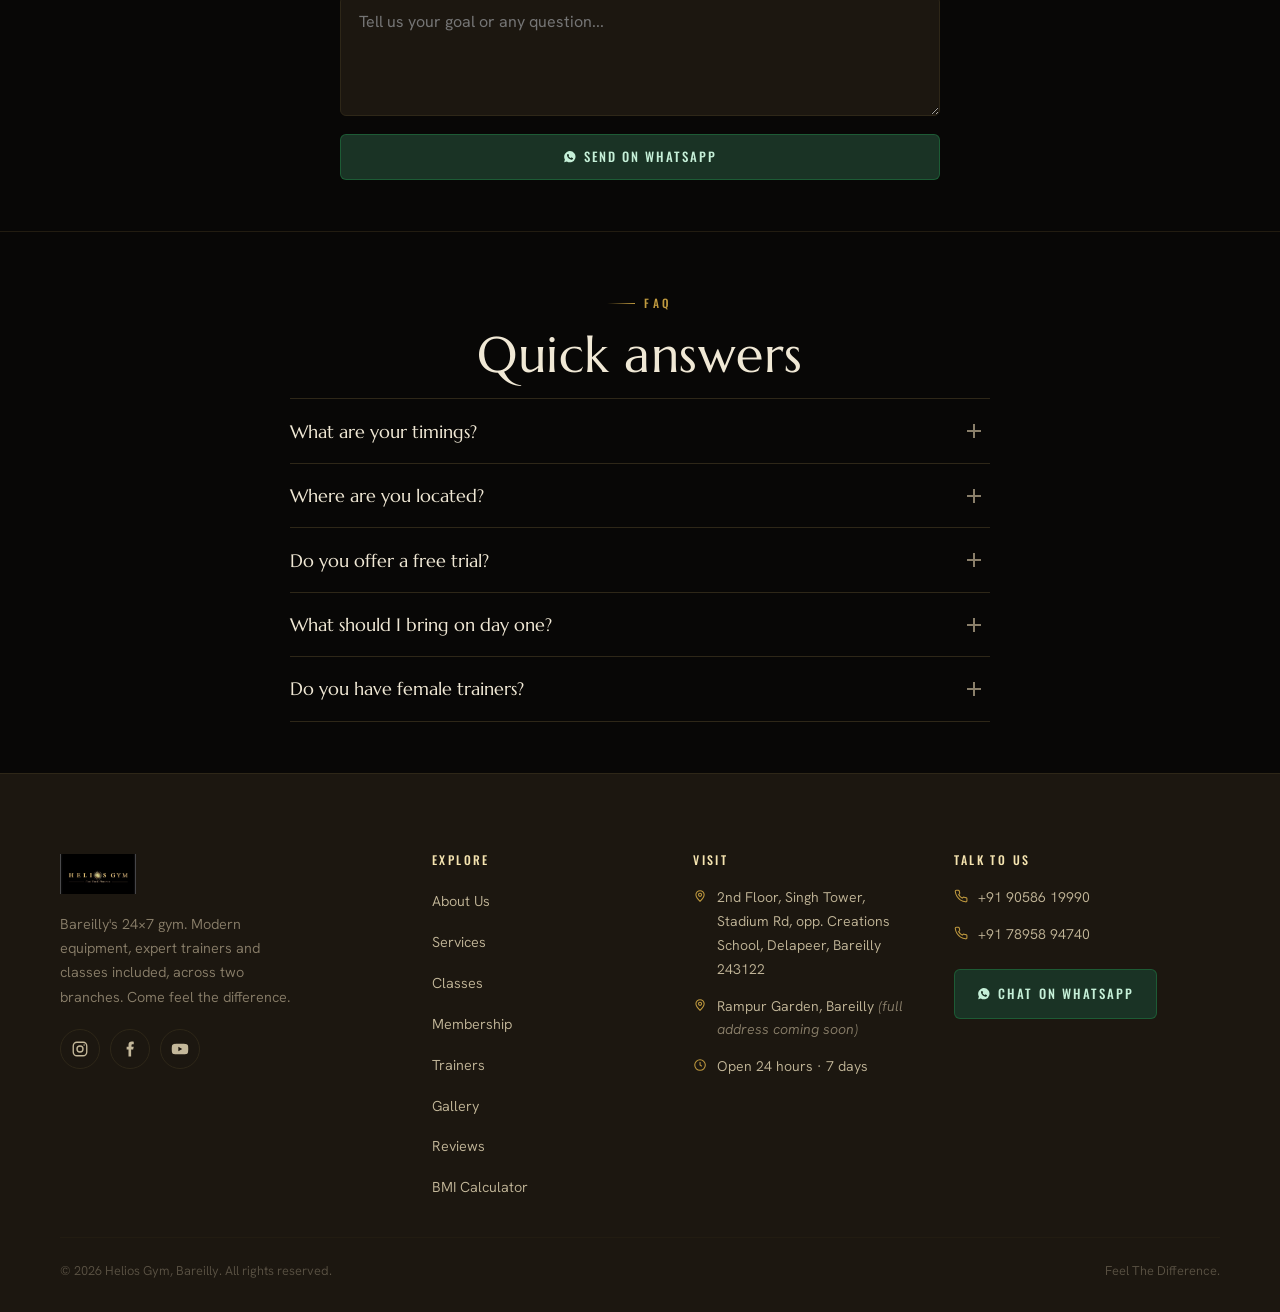
<file: contact.html>
<!DOCTYPE html>
<html lang="en">
<head>
<meta charset="UTF-8">
<meta name="viewport" content="width=device-width, initial-scale=1.0">
<title>Contact & Locations | Helios Gym Bareilly</title>
<meta name="description" content="Visit Helios Gym Bareilly. Stadium Road and Rampur Garden, open 24×7. Call or message us on WhatsApp.">
<link rel="icon" type="image/png" href="assets/img/favicon.png">
<link rel="preconnect" href="https://fonts.googleapis.com">
<link rel="preconnect" href="https://fonts.gstatic.com" crossorigin>
<link rel="stylesheet" href="assets/css/style.css">
</head>
<body>
<header class="topbar">
  <div class="topbar__in">
    <a class="brand" href="index.html"><img src="assets/img/logo-lockup.png" alt="Helios Gym, Feel The Difference"></a>
    <nav class="nav"><a href="index.html">Home</a><a href="about.html">About</a><a href="services.html">Services</a><a href="classes.html">Classes</a><a href="membership.html">Membership</a><a href="trainers.html">Trainers</a><a href="gallery.html">Gallery</a><a href="reviews.html">Reviews</a><a href="bmi.html">BMI</a><a href="contact.html" class="active">Contact</a></nav>
    <button class="burger" id="burger" aria-label="Open menu"><svg viewBox="0 0 24 24" fill="none" stroke="currentColor" stroke-width="2"><path d="M3 6h18M3 12h18M3 18h18"/></svg></button>
  </div>
</header>

<div class="mnav" id="mnav">
  <div class="mnav__top">
    <img src="assets/img/logo-lockup.png" alt="Helios Gym">
    <button class="mnav__close" id="mclose" aria-label="Close menu">&times;</button>
  </div>
  <a href="index.html"><span class="dot"></span>Home</a><a href="about.html"><span class="dot"></span>About</a><a href="services.html"><span class="dot"></span>Services</a><a href="classes.html"><span class="dot"></span>Classes</a><a href="membership.html"><span class="dot"></span>Membership</a><a href="trainers.html"><span class="dot"></span>Trainers</a><a href="gallery.html"><span class="dot"></span>Gallery</a><a href="reviews.html"><span class="dot"></span>Reviews</a><a href="bmi.html"><span class="dot"></span>BMI</a><a href="contact.html" class="active"><span class="dot"></span>Contact</a>
  <a class="btn btn--gold" data-wa="Hi Helios Gym! I'd like to book a FREE TRIAL session. Please share the available timings." target="_blank" rel="noopener">Book a Free Trial</a>
</div>
<section class="phead"><div class="ray-halo" aria-hidden="true"></div>
  <div class="phead__in reveal">
    <p class="eyebrow">Visit Us</p>
    <h1>Come say hello.</h1>
    <p class="lead">We are open 24×7 at both branches. Call us, message on WhatsApp, or send the form below.</p>
  </div>
</section>
<section class="section">
  <div class="wrap">
    <div class="grid g-2">
      <div class="branch reveal">
        <iframe class="branch__map" src="https://www.google.com/maps?q=Helios+Gym+Singh+Tower+Stadium+Road+Delapeer+Bareilly&output=embed" loading="lazy" referrerpolicy="no-referrer-when-downgrade" title="Helios Gym Stadium Road map"></iframe>
        <div class="branch__b">
          <h3>Stadium Road</h3>
          <div class="branch__open">Open 24 hours</div>
          <div class="branch__row"><svg viewBox="0 0 24 24" fill="none" stroke="currentColor" stroke-width="1.8"><path d="M12 21s7-6.2 7-11a7 7 0 1 0-14 0c0 4.8 7 11 7 11Z"/><circle cx="12" cy="10" r="2.6"/></svg><span>2nd Floor, Plot No. 5, Singh Tower, Stadium Rd, opp. Creations School, Delapeer, FCI Colony, Bareilly, UP 243122</span></div>
          <div class="branch__row"><svg viewBox="0 0 24 24" fill="none" stroke="currentColor" stroke-width="1.8"><path d="M22 16.9v3a2 2 0 0 1-2.2 2 19.8 19.8 0 0 1-8.6-3 19.5 19.5 0 0 1-6-6 19.8 19.8 0 0 1-3-8.6A2 2 0 0 1 4.1 2H7a2 2 0 0 1 2 1.7c.1.9.4 1.8.7 2.7a2 2 0 0 1-.5 2.1L8 9.6a16 16 0 0 0 6 6l1.1-1.1a2 2 0 0 1 2.1-.5c.9.3 1.8.6 2.7.7A2 2 0 0 1 22 16.9Z"/></svg><a href="tel:+919058619990">+91 90586 19990</a></div>
          <div class="branch__btns">
            <a class="btn btn--wa" href="https://wa.me/919058619990?text=Hi%20Helios%20Gym%20(Stadium%20Road)!%20I%20want%20to%20know%20more." target="_blank" rel="noopener"><svg viewBox="0 0 24 24" fill="currentColor"><path d="M12 2a10 10 0 0 0-8.6 15l-1.3 4.7 4.8-1.3A10 10 0 1 0 12 2Zm5.6 14.2c-.2.6-1.2 1.2-1.7 1.2-.4 0-1 .1-3.2-.9-2.7-1.2-4.4-4-4.5-4.2-.1-.2-1.1-1.5-1.1-2.8 0-1.3.7-1.9 1-2.2.2-.2.5-.3.7-.3h.5c.2 0 .4 0 .6.5l.8 2c.1.2.1.4 0 .5l-.4.6c-.1.2-.3.3-.1.6.1.3.7 1.1 1.4 1.8.9.8 1.7 1.1 2 1.2.2.1.4.1.5-.1l.7-.8c.2-.2.3-.2.6-.1l1.9.9c.3.1.4.2.5.3.1.2.1.7-.1 1.3Z"/></svg> WhatsApp</a>
            <a class="btn btn--ghost" href="https://www.google.com/maps?q=Helios+Gym+Singh+Tower+Stadium+Road+Bareilly" target="_blank" rel="noopener">Directions</a>
          </div>
        </div>
      </div>
      <div class="branch reveal">
        <iframe class="branch__map" src="https://www.google.com/maps?q=Helios+Gym+24x7+Rampur+Garden+Bareilly&output=embed" loading="lazy" referrerpolicy="no-referrer-when-downgrade" title="Helios Gym Rampur Garden map"></iframe>
        <div class="branch__b">
          <h3>Rampur Garden</h3>
          <div class="branch__open">Open 24 hours</div>
          <div class="branch__row"><svg viewBox="0 0 24 24" fill="none" stroke="currentColor" stroke-width="1.8"><path d="M12 21s7-6.2 7-11a7 7 0 1 0-14 0c0 4.8 7 11 7 11Z"/><circle cx="12" cy="10" r="2.6"/></svg><span>Rampur Garden, Bareilly, Uttar Pradesh <em class="muted">(full address to be updated)</em></span></div>
          <div class="branch__row"><svg viewBox="0 0 24 24" fill="none" stroke="currentColor" stroke-width="1.8"><path d="M22 16.9v3a2 2 0 0 1-2.2 2 19.8 19.8 0 0 1-8.6-3 19.5 19.5 0 0 1-6-6 19.8 19.8 0 0 1-3-8.6A2 2 0 0 1 4.1 2H7a2 2 0 0 1 2 1.7c.1.9.4 1.8.7 2.7a2 2 0 0 1-.5 2.1L8 9.6a16 16 0 0 0 6 6l1.1-1.1a2 2 0 0 1 2.1-.5c.9.3 1.8.6 2.7.7A2 2 0 0 1 22 16.9Z"/></svg><a href="tel:+917895894740">+91 78958 94740</a></div>
          <div class="branch__btns">
            <a class="btn btn--wa" href="https://wa.me/917895894740?text=Hi%20Helios%20Gym%20(Rampur%20Garden)!%20I%20want%20to%20know%20more." target="_blank" rel="noopener"><svg viewBox="0 0 24 24" fill="currentColor"><path d="M12 2a10 10 0 0 0-8.6 15l-1.3 4.7 4.8-1.3A10 10 0 1 0 12 2Zm5.6 14.2c-.2.6-1.2 1.2-1.7 1.2-.4 0-1 .1-3.2-.9-2.7-1.2-4.4-4-4.5-4.2-.1-.2-1.1-1.5-1.1-2.8 0-1.3.7-1.9 1-2.2.2-.2.5-.3.7-.3h.5c.2 0 .4 0 .6.5l.8 2c.1.2.1.4 0 .5l-.4.6c-.1.2-.3.3-.1.6.1.3.7 1.1 1.4 1.8.9.8 1.7 1.1 2 1.2.2.1.4.1.5-.1l.7-.8c.2-.2.3-.2.6-.1l1.9.9c.3.1.4.2.5.3.1.2.1.7-.1 1.3Z"/></svg> WhatsApp</a>
            <a class="btn btn--ghost" href="https://www.google.com/maps?q=Helios+Gym+24x7+Rampur+Garden+Bareilly" target="_blank" rel="noopener">Directions</a>
          </div>
        </div>
      </div>
    </div>
  </div>
</section>

<section class="section--tight" style="border-top:1px solid var(--line-soft)">
  <div class="wrap" style="max-width:720px">
    <div class="section-head reveal" style="margin-bottom:1.6rem"><p class="eyebrow" style="justify-content:center">Send a message</p><h2>Enquire now</h2><p class="lead">Fill this in and it opens WhatsApp with your details ready to send.</p></div>
    <form class="form reveal" id="contactForm" novalidate>
      <div class="two">
        <div class="field"><label for="cName">Your name</label><input id="cName" type="text" required placeholder="Full name"></div>
        <div class="field"><label for="cPhone">Phone</label><input id="cPhone" type="tel" required placeholder="10-digit mobile"></div>
      </div>
      <div class="two">
        <div class="field"><label for="cBranch">Branch</label><select id="cBranch"><option value="0">Stadium Road</option><option value="1">Rampur Garden</option></select></div>
        <div class="field"><label for="cGoal">I want</label><select id="cGoal"><option>Membership</option><option>Free trial</option><option>Personal training</option><option>Weight loss</option><option>Muscle gain</option><option>Classes</option></select></div>
      </div>
      <div class="field"><label for="cMsg">Message (optional)</label><textarea id="cMsg" placeholder="Tell us your goal or any question..."></textarea></div>
      <button class="btn btn--wa btn--block" type="submit"><svg viewBox="0 0 24 24" fill="currentColor"><path d="M12 2a10 10 0 0 0-8.6 15l-1.3 4.7 4.8-1.3A10 10 0 1 0 12 2Zm5.6 14.2c-.2.6-1.2 1.2-1.7 1.2-.4 0-1 .1-3.2-.9-2.7-1.2-4.4-4-4.5-4.2-.1-.2-1.1-1.5-1.1-2.8 0-1.3.7-1.9 1-2.2.2-.2.5-.3.7-.3h.5c.2 0 .4 0 .6.5l.8 2c.1.2.1.4 0 .5l-.4.6c-.1.2-.3.3-.1.6.1.3.7 1.1 1.4 1.8.9.8 1.7 1.1 2 1.2.2.1.4.1.5-.1l.7-.8c.2-.2.3-.2.6-.1l1.9.9c.3.1.4.2.5.3.1.2.1.7-.1 1.3Z"/></svg> Send on WhatsApp</button>
    </form>
  </div>
</section>

<section class="section--tight" style="border-top:1px solid var(--line-soft)">
  <div class="wrap" style="max-width:820px">
    <div class="section-head reveal" style="margin-bottom:1rem"><p class="eyebrow" style="justify-content:center">FAQ</p><h2>Quick answers</h2></div>
    <div class="faq reveal">
      <button class="faq__q">What are your timings?<span></span></button><div class="faq__a"><p>Both branches are open 24 hours, 7 days a week. Train whenever you like.</p></div>
      <button class="faq__q">Where are you located?<span></span></button><div class="faq__a"><p>Stadium Road (Singh Tower, opp. Creations School, Delapeer) and Rampur Garden. Full Rampur Garden address coming soon.</p></div>
      <button class="faq__q">Do you offer a free trial?<span></span></button><div class="faq__a"><p>Yes, your first session is free. Walk in or book on WhatsApp.</p></div>
      <button class="faq__q">What should I bring on day one?<span></span></button><div class="faq__a"><p>Comfortable clothes, clean shoes, a towel and a water bottle.</p></div>
      <button class="faq__q">Do you have female trainers?<span></span></button><div class="faq__a"><p>Yes, female trainers are available on request for a comfortable workout. Just ask us.</p></div>
    </div>
  </div>
</section>

<footer class="foot">
  <div class="foot__in">
    <div class="foot__brand">
      <img src="assets/img/logo-lockup.png" alt="Helios Gym">
      <p>Bareilly's 24×7 gym. Modern equipment, expert trainers and classes included, across two branches. Come feel the difference.</p>
      <div class="socials">
        <a href="https://www.instagram.com/helios___gym/" target="_blank" rel="noopener" aria-label="Instagram"><svg viewBox="0 0 24 24" fill="none" stroke="currentColor" stroke-width="1.8"><rect x="3" y="3" width="18" height="18" rx="5"/><circle cx="12" cy="12" r="4"/><circle cx="17.5" cy="6.5" r="1" fill="currentColor" stroke="none"/></svg></a>
        <a href="https://www.facebook.com/heliosgymbareilly/" target="_blank" rel="noopener" aria-label="Facebook"><svg viewBox="0 0 24 24" fill="currentColor"><path d="M14 9V7c0-1 .3-1.5 1.6-1.5H17V2.2C16.4 2.1 15.4 2 14.3 2 11.8 2 10 3.5 10 6.4V9H7.5v3.5H10V22h3.5v-9.5h2.7L17 9h-3Z"/></svg></a>
        <a href="https://www.youtube.com/channel/UCYJMLNO86TLJQHvs97AvvQQ" target="_blank" rel="noopener" aria-label="YouTube"><svg viewBox="0 0 24 24" fill="currentColor"><path d="M23 12s0-3.2-.4-4.7a2.5 2.5 0 0 0-1.8-1.8C19.3 5 12 5 12 5s-7.3 0-8.8.5A2.5 2.5 0 0 0 1.4 7.3C1 8.8 1 12 1 12s0 3.2.4 4.7a2.5 2.5 0 0 0 1.8 1.8C4.7 19 12 19 12 19s7.3 0 8.8-.5a2.5 2.5 0 0 0 1.8-1.8C23 15.2 23 12 23 12ZM9.8 15V9l5.2 3-5.2 3Z"/></svg></a>
      </div>
    </div>
    <div>
      <h4>Explore</h4>
      <ul>
        <li><a href="about.html">About Us</a></li>
        <li><a href="services.html">Services</a></li>
        <li><a href="classes.html">Classes</a></li>
        <li><a href="membership.html">Membership</a></li>
        <li><a href="trainers.html">Trainers</a></li>
        <li><a href="gallery.html">Gallery</a></li>
        <li><a href="reviews.html">Reviews</a></li>
        <li><a href="bmi.html">BMI Calculator</a></li>
      </ul>
    </div>
    <div>
      <h4>Visit</h4>
      <div class="foot__row"><svg viewBox="0 0 24 24" fill="none" stroke="currentColor" stroke-width="1.8"><path d="M12 21s7-6.2 7-11a7 7 0 1 0-14 0c0 4.8 7 11 7 11Z"/><circle cx="12" cy="10" r="2.6"/></svg><span>2nd Floor, Singh Tower, Stadium Rd, opp. Creations School, Delapeer, Bareilly 243122</span></div>
      <div class="foot__row"><svg viewBox="0 0 24 24" fill="none" stroke="currentColor" stroke-width="1.8"><path d="M12 21s7-6.2 7-11a7 7 0 1 0-14 0c0 4.8 7 11 7 11Z"/><circle cx="12" cy="10" r="2.6"/></svg><span>Rampur Garden, Bareilly <em class="muted">(full address coming soon)</em></span></div>
      <div class="foot__row"><svg viewBox="0 0 24 24" fill="none" stroke="currentColor" stroke-width="1.8"><circle cx="12" cy="12" r="9"/><path d="M12 7v5l3 2"/></svg><span>Open 24 hours · 7 days</span></div>
    </div>
    <div>
      <h4>Talk to us</h4>
      <div class="foot__row"><svg viewBox="0 0 24 24" fill="none" stroke="currentColor" stroke-width="1.8"><path d="M22 16.9v3a2 2 0 0 1-2.2 2 19.8 19.8 0 0 1-8.6-3 19.5 19.5 0 0 1-6-6 19.8 19.8 0 0 1-3-8.6A2 2 0 0 1 4.1 2H7a2 2 0 0 1 2 1.7c.1.9.4 1.8.7 2.7a2 2 0 0 1-.5 2.1L8 9.6a16 16 0 0 0 6 6l1.1-1.1a2 2 0 0 1 2.1-.5c.9.3 1.8.6 2.7.7A2 2 0 0 1 22 16.9Z"/></svg><a href="tel:+919058619990">+91 90586 19990</a></div>
      <div class="foot__row"><svg viewBox="0 0 24 24" fill="none" stroke="currentColor" stroke-width="1.8"><path d="M22 16.9v3a2 2 0 0 1-2.2 2 19.8 19.8 0 0 1-8.6-3 19.5 19.5 0 0 1-6-6 19.8 19.8 0 0 1-3-8.6A2 2 0 0 1 4.1 2H7a2 2 0 0 1 2 1.7c.1.9.4 1.8.7 2.7a2 2 0 0 1-.5 2.1L8 9.6a16 16 0 0 0 6 6l1.1-1.1a2 2 0 0 1 2.1-.5c.9.3 1.8.6 2.7.7A2 2 0 0 1 22 16.9Z"/></svg><a href="tel:+917895894740">+91 78958 94740</a></div>
      <a class="btn btn--wa" style="margin-top:10px" data-wa="Hi Helios Gym! I'd like to book a FREE TRIAL session. Please share the available timings." target="_blank" rel="noopener"><svg viewBox="0 0 24 24" fill="currentColor"><path d="M12 2a10 10 0 0 0-8.6 15l-1.3 4.7 4.8-1.3A10 10 0 1 0 12 2Zm5.6 14.2c-.2.6-1.2 1.2-1.7 1.2-.4 0-1 .1-3.2-.9-2.7-1.2-4.4-4-4.5-4.2-.1-.2-1.1-1.5-1.1-2.8 0-1.3.7-1.9 1-2.2.2-.2.5-.3.7-.3h.5c.2 0 .4 0 .6.5l.8 2c.1.2.1.4 0 .5l-.4.6c-.1.2-.3.3-.1.6.1.3.7 1.1 1.4 1.8.9.8 1.7 1.1 2 1.2.2.1.4.1.5-.1l.7-.8c.2-.2.3-.2.6-.1l1.9.9c.3.1.4.2.5.3.1.2.1.7-.1 1.3Z"/></svg> Chat on WhatsApp</a>
    </div>
  </div>
  <div class="foot__base">
    <span>© <span id="yr">2026</span> Helios Gym, Bareilly. All rights reserved.</span>
    <span>Feel The Difference.</span>
  </div>
</footer>

<div class="wa-float">
  <div class="wa-float__menu" id="waMenu">
    <a href="https://wa.me/919058619990?text=Hi%20Helios%20Gym!%20I'd%20like%20to%20know%20more." target="_blank" rel="noopener"><svg viewBox="0 0 24 24" fill="currentColor"><path d="M12 2a10 10 0 0 0-8.6 15l-1.3 4.7 4.8-1.3A10 10 0 1 0 12 2Zm5.6 14.2c-.2.6-1.2 1.2-1.7 1.2-.4 0-1 .1-3.2-.9-2.7-1.2-4.4-4-4.5-4.2-.1-.2-1.1-1.5-1.1-2.8 0-1.3.7-1.9 1-2.2.2-.2.5-.3.7-.3h.5c.2 0 .4 0 .6.5l.8 2c.1.2.1.4 0 .5l-.4.6c-.1.2-.3.3-.1.6.1.3.7 1.1 1.4 1.8.9.8 1.7 1.1 2 1.2.2.1.4.1.5-.1l.7-.8c.2-.2.3-.2.6-.1l1.9.9c.3.1.4.2.5.3.1.2.1.7-.1 1.3Z"/></svg><span>Stadium Road<small>+91 90586 19990</small></span></a>
    <a href="https://wa.me/917895894740?text=Hi%20Helios%20Gym!%20I'd%20like%20to%20know%20more." target="_blank" rel="noopener"><svg viewBox="0 0 24 24" fill="currentColor"><path d="M12 2a10 10 0 0 0-8.6 15l-1.3 4.7 4.8-1.3A10 10 0 1 0 12 2Zm5.6 14.2c-.2.6-1.2 1.2-1.7 1.2-.4 0-1 .1-3.2-.9-2.7-1.2-4.4-4-4.5-4.2-.1-.2-1.1-1.5-1.1-2.8 0-1.3.7-1.9 1-2.2.2-.2.5-.3.7-.3h.5c.2 0 .4 0 .6.5l.8 2c.1.2.1.4 0 .5l-.4.6c-.1.2-.3.3-.1.6.1.3.7 1.1 1.4 1.8.9.8 1.7 1.1 2 1.2.2.1.4.1.5-.1l.7-.8c.2-.2.3-.2.6-.1l1.9.9c.3.1.4.2.5.3.1.2.1.7-.1 1.3Z"/></svg><span>Rampur Garden<small>+91 78958 94740</small></span></a>
  </div>
  <button class="wa-float__btn" id="waFab" aria-label="Chat on WhatsApp"><svg viewBox="0 0 24 24" fill="currentColor"><path d="M12 2a10 10 0 0 0-8.6 15l-1.3 4.7 4.8-1.3A10 10 0 1 0 12 2Zm5.6 14.2c-.2.6-1.2 1.2-1.7 1.2-.4 0-1 .1-3.2-.9-2.7-1.2-4.4-4-4.5-4.2-.1-.2-1.1-1.5-1.1-2.8 0-1.3.7-1.9 1-2.2.2-.2.5-.3.7-.3h.5c.2 0 .4 0 .6.5l.8 2c.1.2.1.4 0 .5l-.4.6c-.1.2-.3.3-.1.6.1.3.7 1.1 1.4 1.8.9.8 1.7 1.1 2 1.2.2.1.4.1.5-.1l.7-.8c.2-.2.3-.2.6-.1l1.9.9c.3.1.4.2.5.3.1.2.1.7-.1 1.3Z"/></svg></button>
</div>
<script src="assets/js/main.js"></script>
</body></html>
</file>
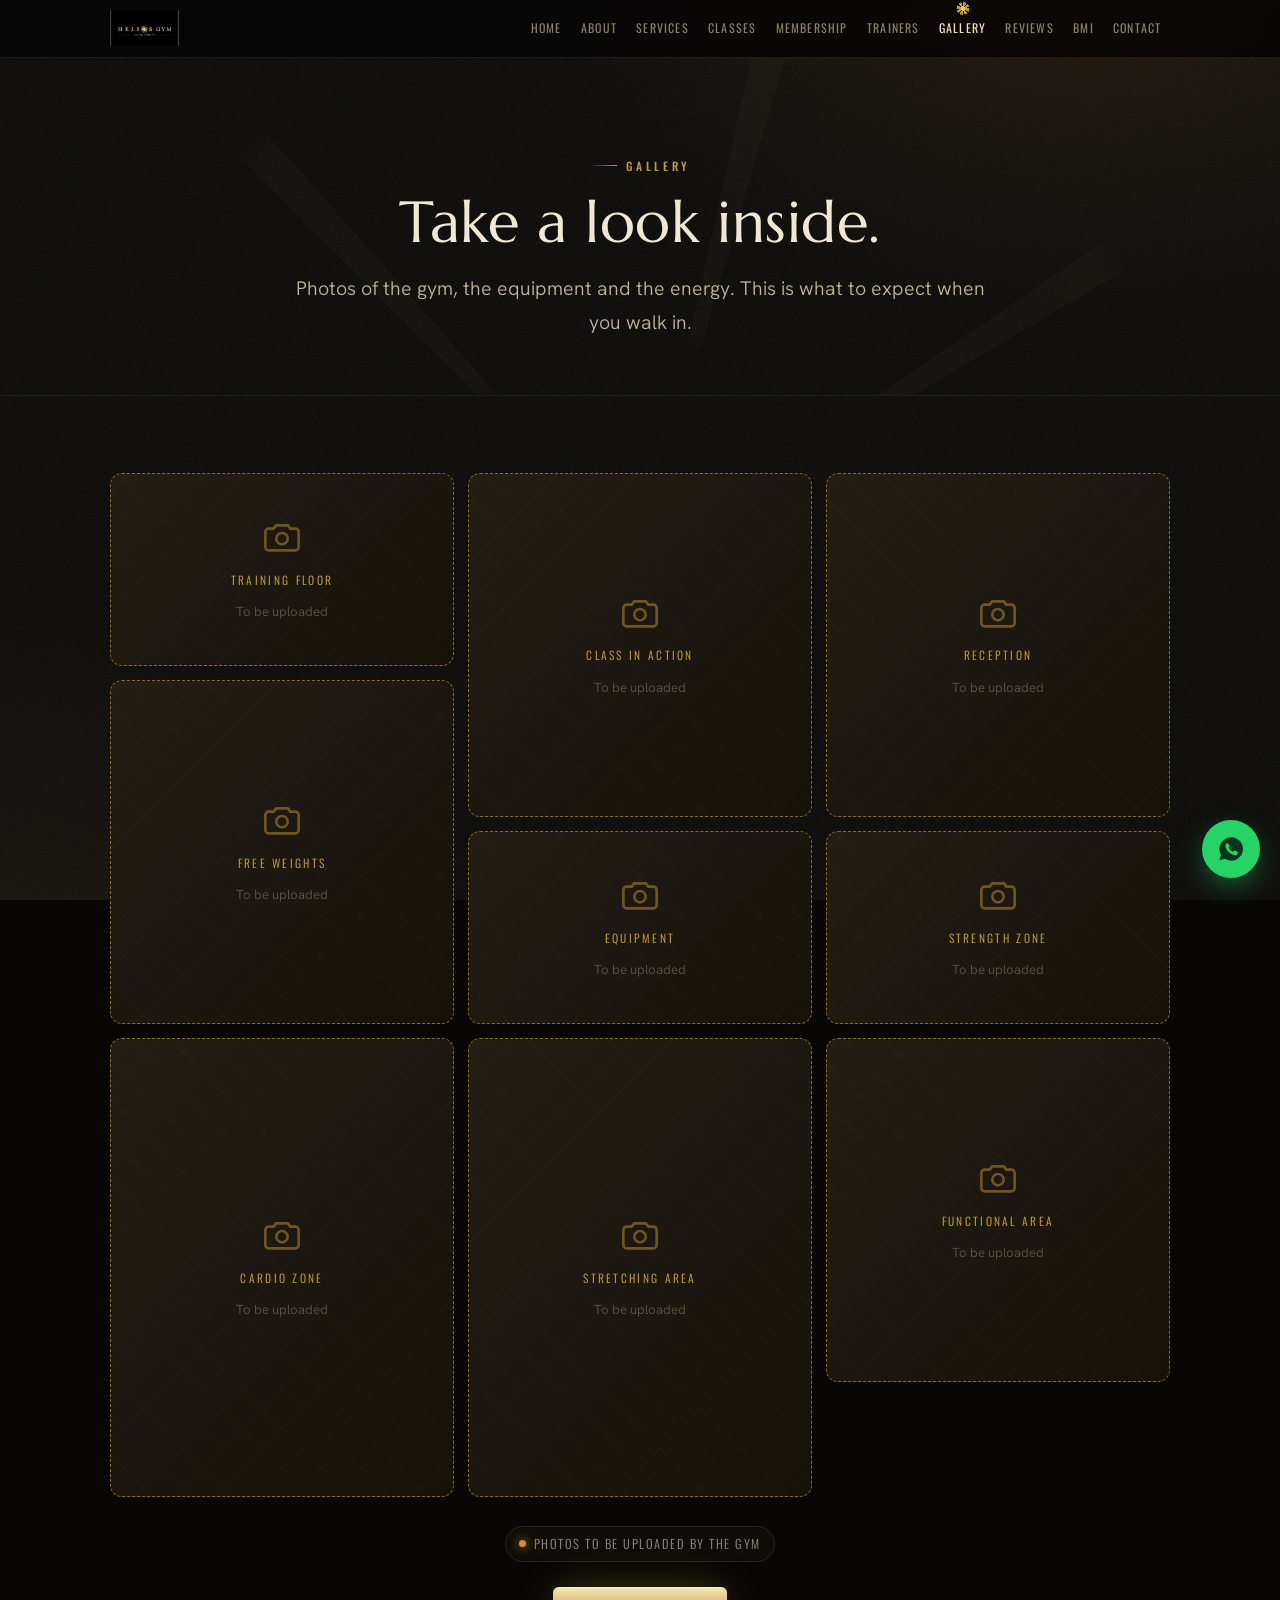
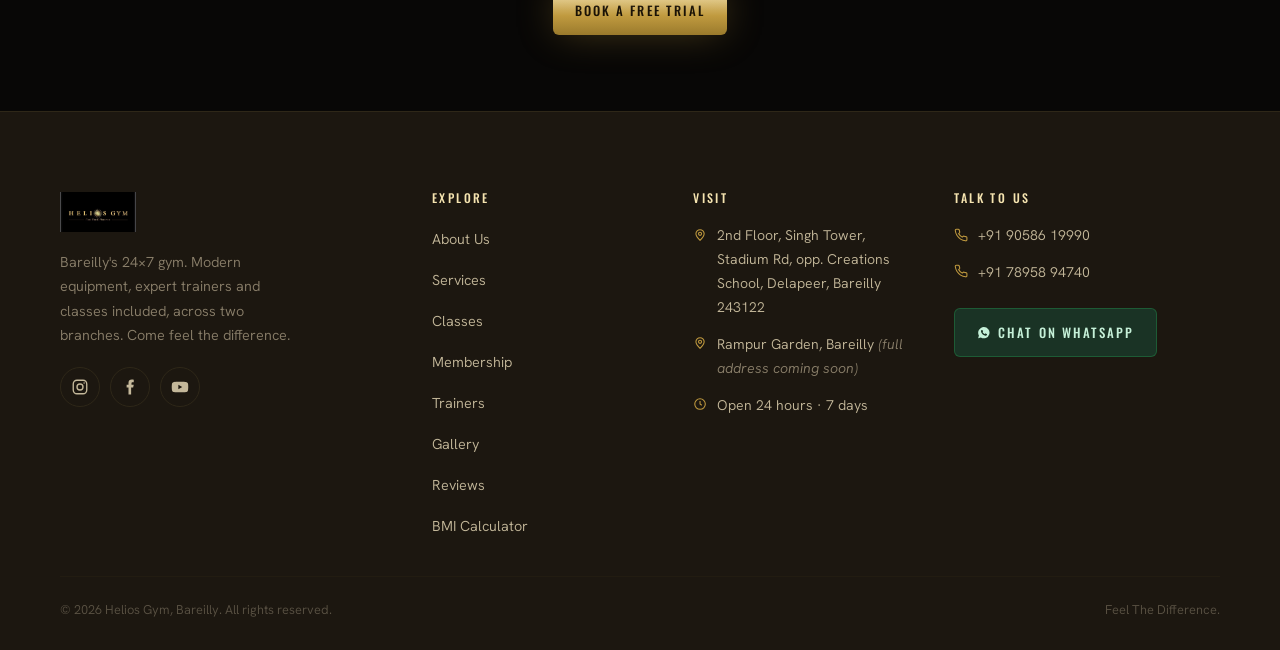
<file: gallery.html>
<!DOCTYPE html>
<html lang="en">
<head>
<meta charset="UTF-8">
<meta name="viewport" content="width=device-width, initial-scale=1.0">
<title>Gallery | Inside Helios Gym Bareilly</title>
<meta name="description" content="Take a look inside Helios Gym Bareilly. Training floor, equipment, classes and more across both branches.">
<link rel="icon" type="image/png" href="assets/img/favicon.png">
<link rel="preconnect" href="https://fonts.googleapis.com">
<link rel="preconnect" href="https://fonts.gstatic.com" crossorigin>
<link rel="stylesheet" href="assets/css/style.css">
</head>
<body>
<header class="topbar">
  <div class="topbar__in">
    <a class="brand" href="index.html"><img src="assets/img/logo-lockup.png" alt="Helios Gym, Feel The Difference"></a>
    <nav class="nav"><a href="index.html">Home</a><a href="about.html">About</a><a href="services.html">Services</a><a href="classes.html">Classes</a><a href="membership.html">Membership</a><a href="trainers.html">Trainers</a><a href="gallery.html" class="active">Gallery</a><a href="reviews.html">Reviews</a><a href="bmi.html">BMI</a><a href="contact.html">Contact</a></nav>
    <button class="burger" id="burger" aria-label="Open menu"><svg viewBox="0 0 24 24" fill="none" stroke="currentColor" stroke-width="2"><path d="M3 6h18M3 12h18M3 18h18"/></svg></button>
  </div>
</header>

<div class="mnav" id="mnav">
  <div class="mnav__top">
    <img src="assets/img/logo-lockup.png" alt="Helios Gym">
    <button class="mnav__close" id="mclose" aria-label="Close menu">&times;</button>
  </div>
  <a href="index.html"><span class="dot"></span>Home</a><a href="about.html"><span class="dot"></span>About</a><a href="services.html"><span class="dot"></span>Services</a><a href="classes.html"><span class="dot"></span>Classes</a><a href="membership.html"><span class="dot"></span>Membership</a><a href="trainers.html"><span class="dot"></span>Trainers</a><a href="gallery.html" class="active"><span class="dot"></span>Gallery</a><a href="reviews.html"><span class="dot"></span>Reviews</a><a href="bmi.html"><span class="dot"></span>BMI</a><a href="contact.html"><span class="dot"></span>Contact</a>
  <a class="btn btn--gold" data-wa="Hi Helios Gym! I'd like to book a FREE TRIAL session. Please share the available timings." target="_blank" rel="noopener">Book a Free Trial</a>
</div>
<section class="phead"><div class="ray-halo" aria-hidden="true"></div>
  <div class="phead__in reveal">
    <p class="eyebrow">Gallery</p>
    <h1>Take a look inside.</h1>
    <p class="lead">Photos of the gym, the equipment and the energy. This is what to expect when you walk in.</p>
  </div>
</section>
<section class="section">
  <div class="wrap">
    <div class="gallery reveal"><div class="ph ph--wide"><svg viewBox="0 0 24 24" fill="none" stroke="currentColor" stroke-width="1.6"><path d="M4 7h3l1.5-2h7L17 7h3a2 2 0 0 1 2 2v9a2 2 0 0 1-2 2H4a2 2 0 0 1-2-2V9a2 2 0 0 1 2-2Z"/><circle cx="12" cy="13" r="3.4"/></svg><div class="ph__t">Training Floor</div><div class="ph__s">To be uploaded</div></div><div class="ph ph--sq"><svg viewBox="0 0 24 24" fill="none" stroke="currentColor" stroke-width="1.6"><path d="M4 7h3l1.5-2h7L17 7h3a2 2 0 0 1 2 2v9a2 2 0 0 1-2 2H4a2 2 0 0 1-2-2V9a2 2 0 0 1 2-2Z"/><circle cx="12" cy="13" r="3.4"/></svg><div class="ph__t">Free Weights</div><div class="ph__s">To be uploaded</div></div><div class="ph ph--tall"><svg viewBox="0 0 24 24" fill="none" stroke="currentColor" stroke-width="1.6"><path d="M4 7h3l1.5-2h7L17 7h3a2 2 0 0 1 2 2v9a2 2 0 0 1-2 2H4a2 2 0 0 1-2-2V9a2 2 0 0 1 2-2Z"/><circle cx="12" cy="13" r="3.4"/></svg><div class="ph__t">Cardio Zone</div><div class="ph__s">To be uploaded</div></div><div class="ph ph--sq"><svg viewBox="0 0 24 24" fill="none" stroke="currentColor" stroke-width="1.6"><path d="M4 7h3l1.5-2h7L17 7h3a2 2 0 0 1 2 2v9a2 2 0 0 1-2 2H4a2 2 0 0 1-2-2V9a2 2 0 0 1 2-2Z"/><circle cx="12" cy="13" r="3.4"/></svg><div class="ph__t">Class in Action</div><div class="ph__s">To be uploaded</div></div><div class="ph ph--wide"><svg viewBox="0 0 24 24" fill="none" stroke="currentColor" stroke-width="1.6"><path d="M4 7h3l1.5-2h7L17 7h3a2 2 0 0 1 2 2v9a2 2 0 0 1-2 2H4a2 2 0 0 1-2-2V9a2 2 0 0 1 2-2Z"/><circle cx="12" cy="13" r="3.4"/></svg><div class="ph__t">Equipment</div><div class="ph__s">To be uploaded</div></div><div class="ph ph--tall"><svg viewBox="0 0 24 24" fill="none" stroke="currentColor" stroke-width="1.6"><path d="M4 7h3l1.5-2h7L17 7h3a2 2 0 0 1 2 2v9a2 2 0 0 1-2 2H4a2 2 0 0 1-2-2V9a2 2 0 0 1 2-2Z"/><circle cx="12" cy="13" r="3.4"/></svg><div class="ph__t">Stretching Area</div><div class="ph__s">To be uploaded</div></div><div class="ph ph--sq"><svg viewBox="0 0 24 24" fill="none" stroke="currentColor" stroke-width="1.6"><path d="M4 7h3l1.5-2h7L17 7h3a2 2 0 0 1 2 2v9a2 2 0 0 1-2 2H4a2 2 0 0 1-2-2V9a2 2 0 0 1 2-2Z"/><circle cx="12" cy="13" r="3.4"/></svg><div class="ph__t">Reception</div><div class="ph__s">To be uploaded</div></div><div class="ph ph--wide"><svg viewBox="0 0 24 24" fill="none" stroke="currentColor" stroke-width="1.6"><path d="M4 7h3l1.5-2h7L17 7h3a2 2 0 0 1 2 2v9a2 2 0 0 1-2 2H4a2 2 0 0 1-2-2V9a2 2 0 0 1 2-2Z"/><circle cx="12" cy="13" r="3.4"/></svg><div class="ph__t">Strength Zone</div><div class="ph__s">To be uploaded</div></div><div class="ph ph--sq"><svg viewBox="0 0 24 24" fill="none" stroke="currentColor" stroke-width="1.6"><path d="M4 7h3l1.5-2h7L17 7h3a2 2 0 0 1 2 2v9a2 2 0 0 1-2 2H4a2 2 0 0 1-2-2V9a2 2 0 0 1 2-2Z"/><circle cx="12" cy="13" r="3.4"/></svg><div class="ph__t">Functional Area</div><div class="ph__s">To be uploaded</div></div></div>
    <div class="center"><span class="note" style="margin-top:1.8rem">Photos to be uploaded by the gym</span></div>
    <div class="center" style="margin-top:1.6rem"><a class="btn btn--gold" data-wa="Hi Helios Gym! I'd like to book a FREE TRIAL session. Please share the available timings." target="_blank" rel="noopener">Book a Free Trial</a></div>
  </div>
</section>

<footer class="foot">
  <div class="foot__in">
    <div class="foot__brand">
      <img src="assets/img/logo-lockup.png" alt="Helios Gym">
      <p>Bareilly's 24×7 gym. Modern equipment, expert trainers and classes included, across two branches. Come feel the difference.</p>
      <div class="socials">
        <a href="https://www.instagram.com/helios___gym/" target="_blank" rel="noopener" aria-label="Instagram"><svg viewBox="0 0 24 24" fill="none" stroke="currentColor" stroke-width="1.8"><rect x="3" y="3" width="18" height="18" rx="5"/><circle cx="12" cy="12" r="4"/><circle cx="17.5" cy="6.5" r="1" fill="currentColor" stroke="none"/></svg></a>
        <a href="https://www.facebook.com/heliosgymbareilly/" target="_blank" rel="noopener" aria-label="Facebook"><svg viewBox="0 0 24 24" fill="currentColor"><path d="M14 9V7c0-1 .3-1.5 1.6-1.5H17V2.2C16.4 2.1 15.4 2 14.3 2 11.8 2 10 3.5 10 6.4V9H7.5v3.5H10V22h3.5v-9.5h2.7L17 9h-3Z"/></svg></a>
        <a href="https://www.youtube.com/channel/UCYJMLNO86TLJQHvs97AvvQQ" target="_blank" rel="noopener" aria-label="YouTube"><svg viewBox="0 0 24 24" fill="currentColor"><path d="M23 12s0-3.2-.4-4.7a2.5 2.5 0 0 0-1.8-1.8C19.3 5 12 5 12 5s-7.3 0-8.8.5A2.5 2.5 0 0 0 1.4 7.3C1 8.8 1 12 1 12s0 3.2.4 4.7a2.5 2.5 0 0 0 1.8 1.8C4.7 19 12 19 12 19s7.3 0 8.8-.5a2.5 2.5 0 0 0 1.8-1.8C23 15.2 23 12 23 12ZM9.8 15V9l5.2 3-5.2 3Z"/></svg></a>
      </div>
    </div>
    <div>
      <h4>Explore</h4>
      <ul>
        <li><a href="about.html">About Us</a></li>
        <li><a href="services.html">Services</a></li>
        <li><a href="classes.html">Classes</a></li>
        <li><a href="membership.html">Membership</a></li>
        <li><a href="trainers.html">Trainers</a></li>
        <li><a href="gallery.html">Gallery</a></li>
        <li><a href="reviews.html">Reviews</a></li>
        <li><a href="bmi.html">BMI Calculator</a></li>
      </ul>
    </div>
    <div>
      <h4>Visit</h4>
      <div class="foot__row"><svg viewBox="0 0 24 24" fill="none" stroke="currentColor" stroke-width="1.8"><path d="M12 21s7-6.2 7-11a7 7 0 1 0-14 0c0 4.8 7 11 7 11Z"/><circle cx="12" cy="10" r="2.6"/></svg><span>2nd Floor, Singh Tower, Stadium Rd, opp. Creations School, Delapeer, Bareilly 243122</span></div>
      <div class="foot__row"><svg viewBox="0 0 24 24" fill="none" stroke="currentColor" stroke-width="1.8"><path d="M12 21s7-6.2 7-11a7 7 0 1 0-14 0c0 4.8 7 11 7 11Z"/><circle cx="12" cy="10" r="2.6"/></svg><span>Rampur Garden, Bareilly <em class="muted">(full address coming soon)</em></span></div>
      <div class="foot__row"><svg viewBox="0 0 24 24" fill="none" stroke="currentColor" stroke-width="1.8"><circle cx="12" cy="12" r="9"/><path d="M12 7v5l3 2"/></svg><span>Open 24 hours · 7 days</span></div>
    </div>
    <div>
      <h4>Talk to us</h4>
      <div class="foot__row"><svg viewBox="0 0 24 24" fill="none" stroke="currentColor" stroke-width="1.8"><path d="M22 16.9v3a2 2 0 0 1-2.2 2 19.8 19.8 0 0 1-8.6-3 19.5 19.5 0 0 1-6-6 19.8 19.8 0 0 1-3-8.6A2 2 0 0 1 4.1 2H7a2 2 0 0 1 2 1.7c.1.9.4 1.8.7 2.7a2 2 0 0 1-.5 2.1L8 9.6a16 16 0 0 0 6 6l1.1-1.1a2 2 0 0 1 2.1-.5c.9.3 1.8.6 2.7.7A2 2 0 0 1 22 16.9Z"/></svg><a href="tel:+919058619990">+91 90586 19990</a></div>
      <div class="foot__row"><svg viewBox="0 0 24 24" fill="none" stroke="currentColor" stroke-width="1.8"><path d="M22 16.9v3a2 2 0 0 1-2.2 2 19.8 19.8 0 0 1-8.6-3 19.5 19.5 0 0 1-6-6 19.8 19.8 0 0 1-3-8.6A2 2 0 0 1 4.1 2H7a2 2 0 0 1 2 1.7c.1.9.4 1.8.7 2.7a2 2 0 0 1-.5 2.1L8 9.6a16 16 0 0 0 6 6l1.1-1.1a2 2 0 0 1 2.1-.5c.9.3 1.8.6 2.7.7A2 2 0 0 1 22 16.9Z"/></svg><a href="tel:+917895894740">+91 78958 94740</a></div>
      <a class="btn btn--wa" style="margin-top:10px" data-wa="Hi Helios Gym! I'd like to book a FREE TRIAL session. Please share the available timings." target="_blank" rel="noopener"><svg viewBox="0 0 24 24" fill="currentColor"><path d="M12 2a10 10 0 0 0-8.6 15l-1.3 4.7 4.8-1.3A10 10 0 1 0 12 2Zm5.6 14.2c-.2.6-1.2 1.2-1.7 1.2-.4 0-1 .1-3.2-.9-2.7-1.2-4.4-4-4.5-4.2-.1-.2-1.1-1.5-1.1-2.8 0-1.3.7-1.9 1-2.2.2-.2.5-.3.7-.3h.5c.2 0 .4 0 .6.5l.8 2c.1.2.1.4 0 .5l-.4.6c-.1.2-.3.3-.1.6.1.3.7 1.1 1.4 1.8.9.8 1.7 1.1 2 1.2.2.1.4.1.5-.1l.7-.8c.2-.2.3-.2.6-.1l1.9.9c.3.1.4.2.5.3.1.2.1.7-.1 1.3Z"/></svg> Chat on WhatsApp</a>
    </div>
  </div>
  <div class="foot__base">
    <span>© <span id="yr">2026</span> Helios Gym, Bareilly. All rights reserved.</span>
    <span>Feel The Difference.</span>
  </div>
</footer>

<div class="wa-float">
  <div class="wa-float__menu" id="waMenu">
    <a href="https://wa.me/919058619990?text=Hi%20Helios%20Gym!%20I'd%20like%20to%20know%20more." target="_blank" rel="noopener"><svg viewBox="0 0 24 24" fill="currentColor"><path d="M12 2a10 10 0 0 0-8.6 15l-1.3 4.7 4.8-1.3A10 10 0 1 0 12 2Zm5.6 14.2c-.2.6-1.2 1.2-1.7 1.2-.4 0-1 .1-3.2-.9-2.7-1.2-4.4-4-4.5-4.2-.1-.2-1.1-1.5-1.1-2.8 0-1.3.7-1.9 1-2.2.2-.2.5-.3.7-.3h.5c.2 0 .4 0 .6.5l.8 2c.1.2.1.4 0 .5l-.4.6c-.1.2-.3.3-.1.6.1.3.7 1.1 1.4 1.8.9.8 1.7 1.1 2 1.2.2.1.4.1.5-.1l.7-.8c.2-.2.3-.2.6-.1l1.9.9c.3.1.4.2.5.3.1.2.1.7-.1 1.3Z"/></svg><span>Stadium Road<small>+91 90586 19990</small></span></a>
    <a href="https://wa.me/917895894740?text=Hi%20Helios%20Gym!%20I'd%20like%20to%20know%20more." target="_blank" rel="noopener"><svg viewBox="0 0 24 24" fill="currentColor"><path d="M12 2a10 10 0 0 0-8.6 15l-1.3 4.7 4.8-1.3A10 10 0 1 0 12 2Zm5.6 14.2c-.2.6-1.2 1.2-1.7 1.2-.4 0-1 .1-3.2-.9-2.7-1.2-4.4-4-4.5-4.2-.1-.2-1.1-1.5-1.1-2.8 0-1.3.7-1.9 1-2.2.2-.2.5-.3.7-.3h.5c.2 0 .4 0 .6.5l.8 2c.1.2.1.4 0 .5l-.4.6c-.1.2-.3.3-.1.6.1.3.7 1.1 1.4 1.8.9.8 1.7 1.1 2 1.2.2.1.4.1.5-.1l.7-.8c.2-.2.3-.2.6-.1l1.9.9c.3.1.4.2.5.3.1.2.1.7-.1 1.3Z"/></svg><span>Rampur Garden<small>+91 78958 94740</small></span></a>
  </div>
  <button class="wa-float__btn" id="waFab" aria-label="Chat on WhatsApp"><svg viewBox="0 0 24 24" fill="currentColor"><path d="M12 2a10 10 0 0 0-8.6 15l-1.3 4.7 4.8-1.3A10 10 0 1 0 12 2Zm5.6 14.2c-.2.6-1.2 1.2-1.7 1.2-.4 0-1 .1-3.2-.9-2.7-1.2-4.4-4-4.5-4.2-.1-.2-1.1-1.5-1.1-2.8 0-1.3.7-1.9 1-2.2.2-.2.5-.3.7-.3h.5c.2 0 .4 0 .6.5l.8 2c.1.2.1.4 0 .5l-.4.6c-.1.2-.3.3-.1.6.1.3.7 1.1 1.4 1.8.9.8 1.7 1.1 2 1.2.2.1.4.1.5-.1l.7-.8c.2-.2.3-.2.6-.1l1.9.9c.3.1.4.2.5.3.1.2.1.7-.1 1.3Z"/></svg></button>
</div>
<script src="assets/js/main.js"></script>
</body></html>
</file>
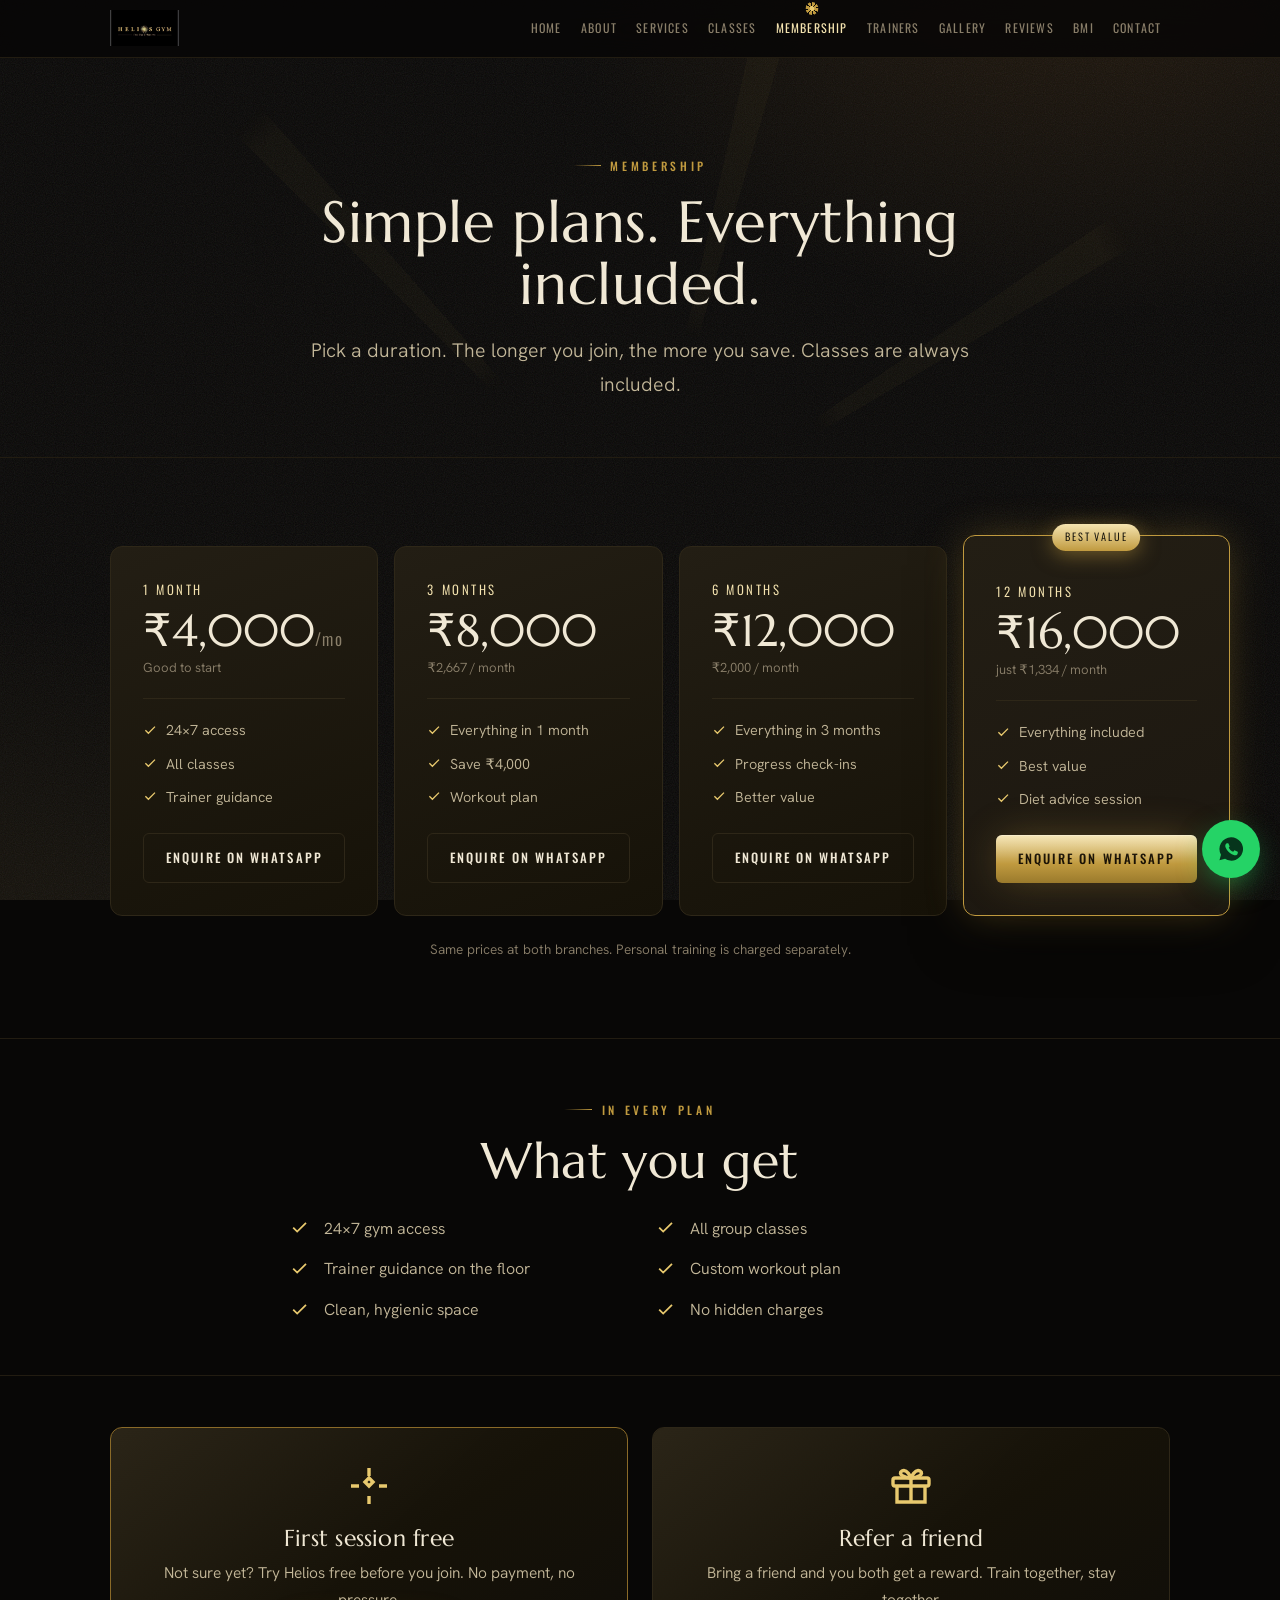
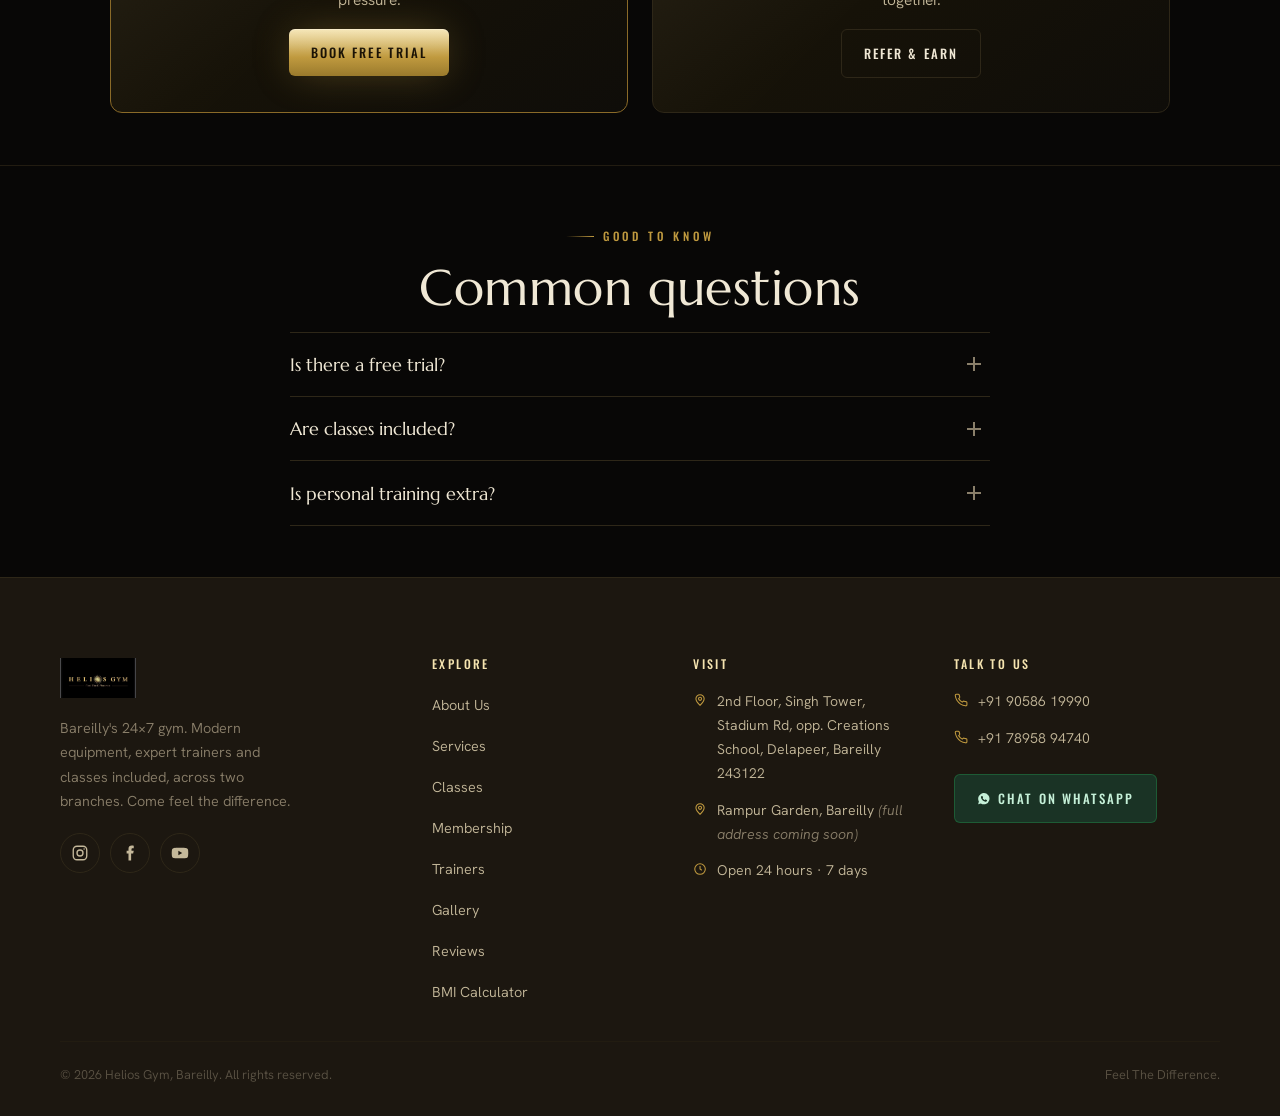
<file: membership.html>
<!DOCTYPE html>
<html lang="en">
<head>
<meta charset="UTF-8">
<meta name="viewport" content="width=device-width, initial-scale=1.0">
<title>Membership & Pricing | Helios Gym Bareilly</title>
<meta name="description" content="Simple Helios Gym plans from 1 to 12 months, with classes included. Personal training add-on and a free trial. Enquire on WhatsApp.">
<link rel="icon" type="image/png" href="assets/img/favicon.png">
<link rel="preconnect" href="https://fonts.googleapis.com">
<link rel="preconnect" href="https://fonts.gstatic.com" crossorigin>
<link rel="stylesheet" href="assets/css/style.css">
</head>
<body>
<header class="topbar">
  <div class="topbar__in">
    <a class="brand" href="index.html"><img src="assets/img/logo-lockup.png" alt="Helios Gym, Feel The Difference"></a>
    <nav class="nav"><a href="index.html">Home</a><a href="about.html">About</a><a href="services.html">Services</a><a href="classes.html">Classes</a><a href="membership.html" class="active">Membership</a><a href="trainers.html">Trainers</a><a href="gallery.html">Gallery</a><a href="reviews.html">Reviews</a><a href="bmi.html">BMI</a><a href="contact.html">Contact</a></nav>
    <button class="burger" id="burger" aria-label="Open menu"><svg viewBox="0 0 24 24" fill="none" stroke="currentColor" stroke-width="2"><path d="M3 6h18M3 12h18M3 18h18"/></svg></button>
  </div>
</header>

<div class="mnav" id="mnav">
  <div class="mnav__top">
    <img src="assets/img/logo-lockup.png" alt="Helios Gym">
    <button class="mnav__close" id="mclose" aria-label="Close menu">&times;</button>
  </div>
  <a href="index.html"><span class="dot"></span>Home</a><a href="about.html"><span class="dot"></span>About</a><a href="services.html"><span class="dot"></span>Services</a><a href="classes.html"><span class="dot"></span>Classes</a><a href="membership.html" class="active"><span class="dot"></span>Membership</a><a href="trainers.html"><span class="dot"></span>Trainers</a><a href="gallery.html"><span class="dot"></span>Gallery</a><a href="reviews.html"><span class="dot"></span>Reviews</a><a href="bmi.html"><span class="dot"></span>BMI</a><a href="contact.html"><span class="dot"></span>Contact</a>
  <a class="btn btn--gold" data-wa="Hi Helios Gym! I'd like to book a FREE TRIAL session. Please share the available timings." target="_blank" rel="noopener">Book a Free Trial</a>
</div>
<section class="phead"><div class="ray-halo" aria-hidden="true"></div>
  <div class="phead__in reveal">
    <p class="eyebrow">Membership</p>
    <h1>Simple plans. Everything included.</h1>
    <p class="lead">Pick a duration. The longer you join, the more you save. Classes are always included.</p>
  </div>
</section>
<section class="section">
  <div class="wrap">
    <div class="plans">
      <div class="plan reveal">
        <div class="plan__name">1 Month</div><div class="plan__price">₹4,000<span>/mo</span></div><div class="plan__per">Good to start</div>
        <ul><li><svg viewBox="0 0 24 24" fill="none" stroke="currentColor" stroke-width="2.2"><path d="M20 6 9 17l-5-5"/></svg><span>24×7 access</span></li><li><svg viewBox="0 0 24 24" fill="none" stroke="currentColor" stroke-width="2.2"><path d="M20 6 9 17l-5-5"/></svg><span>All classes</span></li><li><svg viewBox="0 0 24 24" fill="none" stroke="currentColor" stroke-width="2.2"><path d="M20 6 9 17l-5-5"/></svg><span>Trainer guidance</span></li></ul>
        <a class="btn btn--ghost btn--block" data-plan="1 Month (₹4,000)" target="_blank" rel="noopener">Enquire on WhatsApp</a>
      </div>
      <div class="plan reveal">
        <div class="plan__name">3 Months</div><div class="plan__price">₹8,000</div><div class="plan__per">₹2,667 / month</div>
        <ul><li><svg viewBox="0 0 24 24" fill="none" stroke="currentColor" stroke-width="2.2"><path d="M20 6 9 17l-5-5"/></svg><span>Everything in 1 month</span></li><li><svg viewBox="0 0 24 24" fill="none" stroke="currentColor" stroke-width="2.2"><path d="M20 6 9 17l-5-5"/></svg><span>Save ₹4,000</span></li><li><svg viewBox="0 0 24 24" fill="none" stroke="currentColor" stroke-width="2.2"><path d="M20 6 9 17l-5-5"/></svg><span>Workout plan</span></li></ul>
        <a class="btn btn--ghost btn--block" data-plan="3 Months (₹8,000)" target="_blank" rel="noopener">Enquire on WhatsApp</a>
      </div>
      <div class="plan reveal">
        <div class="plan__name">6 Months</div><div class="plan__price">₹12,000</div><div class="plan__per">₹2,000 / month</div>
        <ul><li><svg viewBox="0 0 24 24" fill="none" stroke="currentColor" stroke-width="2.2"><path d="M20 6 9 17l-5-5"/></svg><span>Everything in 3 months</span></li><li><svg viewBox="0 0 24 24" fill="none" stroke="currentColor" stroke-width="2.2"><path d="M20 6 9 17l-5-5"/></svg><span>Progress check-ins</span></li><li><svg viewBox="0 0 24 24" fill="none" stroke="currentColor" stroke-width="2.2"><path d="M20 6 9 17l-5-5"/></svg><span>Better value</span></li></ul>
        <a class="btn btn--ghost btn--block" data-plan="6 Months (₹12,000)" target="_blank" rel="noopener">Enquire on WhatsApp</a>
      </div>
      <div class="plan plan--feat reveal">
        <div class="plan__name">12 Months</div><div class="plan__price">₹16,000</div><div class="plan__per">just ₹1,334 / month</div>
        <ul><li><svg viewBox="0 0 24 24" fill="none" stroke="currentColor" stroke-width="2.2"><path d="M20 6 9 17l-5-5"/></svg><span>Everything included</span></li><li><svg viewBox="0 0 24 24" fill="none" stroke="currentColor" stroke-width="2.2"><path d="M20 6 9 17l-5-5"/></svg><span>Best value</span></li><li><svg viewBox="0 0 24 24" fill="none" stroke="currentColor" stroke-width="2.2"><path d="M20 6 9 17l-5-5"/></svg><span>Diet advice session</span></li></ul>
        <a class="btn btn--gold btn--block" data-plan="12 Months (₹16,000)" target="_blank" rel="noopener">Enquire on WhatsApp</a>
      </div>
    </div>
    <p class="center muted" style="font-size:.85rem;margin-top:1.4rem">Same prices at both branches. Personal training is charged separately.</p>
  </div>
</section>

<section class="section--tight" style="border-top:1px solid var(--line-soft)">
  <div class="wrap" style="max-width:820px">
    <div class="section-head reveal" style="margin-bottom:1.6rem"><p class="eyebrow" style="justify-content:center">In every plan</p><h2>What you get</h2></div>
    <ul class="ticks reveal" style="grid-template-columns:1fr 1fr;gap:.85rem 2rem"><li><svg viewBox="0 0 24 24" fill="none" stroke="currentColor" stroke-width="2.2"><path d="M20 6 9 17l-5-5"/></svg><span>24×7 gym access</span></li><li><svg viewBox="0 0 24 24" fill="none" stroke="currentColor" stroke-width="2.2"><path d="M20 6 9 17l-5-5"/></svg><span>All group classes</span></li><li><svg viewBox="0 0 24 24" fill="none" stroke="currentColor" stroke-width="2.2"><path d="M20 6 9 17l-5-5"/></svg><span>Trainer guidance on the floor</span></li><li><svg viewBox="0 0 24 24" fill="none" stroke="currentColor" stroke-width="2.2"><path d="M20 6 9 17l-5-5"/></svg><span>Custom workout plan</span></li><li><svg viewBox="0 0 24 24" fill="none" stroke="currentColor" stroke-width="2.2"><path d="M20 6 9 17l-5-5"/></svg><span>Clean, hygienic space</span></li><li><svg viewBox="0 0 24 24" fill="none" stroke="currentColor" stroke-width="2.2"><path d="M20 6 9 17l-5-5"/></svg><span>No hidden charges</span></li></ul>
  </div>
</section>

<section class="section--tight" style="border-top:1px solid var(--line-soft)">
  <div class="wrap">
    <div class="grid g-2">
      <div class="card reveal" style="text-align:center;border-color:var(--bronze)">
        <div class="ico" style="margin:0 auto 1rem"><svg viewBox="0 0 24 24" fill="none" stroke="currentColor" stroke-width="1.7"><path d="M12 3v4M12 17v4M3 12h4M17 12h4M12 8l2 2-2 2-2-2 2-2Z"/></svg></div>
        <h3>First session free</h3>
        <p style="color:var(--bone-dim)">Not sure yet? Try Helios free before you join. No payment, no pressure.</p>
        <a class="btn btn--gold" style="margin-top:1rem" data-wa="Hi Helios Gym! I'd like to book a FREE TRIAL session. Please share the available timings." target="_blank" rel="noopener">Book Free Trial</a>
      </div>
      <div class="card reveal" style="text-align:center">
        <div class="ico" style="margin:0 auto 1rem"><svg viewBox="0 0 24 24" fill="none" stroke="currentColor" stroke-width="1.7"><rect x="3" y="8" width="18" height="4" rx="1"/><path d="M5 12v8h14v-8M12 8v12M12 8S10 3 7.5 4.5 9 8 12 8ZM12 8s2-5 4.5-3.5S15 8 12 8Z"/></svg></div>
        <h3>Refer a friend</h3>
        <p style="color:var(--bone-dim)">Bring a friend and you both get a reward. Train together, stay together.</p>
        <a class="btn btn--ghost" style="margin-top:1rem" data-wa="Hi Helios Gym! How does the refer-a-friend offer work?" target="_blank" rel="noopener">Refer &amp; Earn</a>
      </div>
    </div>
  </div>
</section>

<section class="section--tight" style="border-top:1px solid var(--line-soft)">
  <div class="wrap" style="max-width:820px">
    <div class="section-head reveal" style="margin-bottom:1rem"><p class="eyebrow" style="justify-content:center">Good to know</p><h2>Common questions</h2></div>
    <div class="faq reveal">
      <button class="faq__q">Is there a free trial?<span></span></button><div class="faq__a"><p>Yes. Your first session is free. Walk in or message us on WhatsApp to book it.</p></div>
      <button class="faq__q">Are classes included?<span></span></button><div class="faq__a"><p>Yes. Yoga, Zumba, CrossFit, HIIT and core classes are free with every plan.</p></div>
      <button class="faq__q">Is personal training extra?<span></span></button><div class="faq__a"><p>Yes. Floor guidance is included, but one-on-one personal training and diet plans cost extra. Message us for the current price.</p></div>
    </div>
  </div>
</section>

<footer class="foot">
  <div class="foot__in">
    <div class="foot__brand">
      <img src="assets/img/logo-lockup.png" alt="Helios Gym">
      <p>Bareilly's 24×7 gym. Modern equipment, expert trainers and classes included, across two branches. Come feel the difference.</p>
      <div class="socials">
        <a href="https://www.instagram.com/helios___gym/" target="_blank" rel="noopener" aria-label="Instagram"><svg viewBox="0 0 24 24" fill="none" stroke="currentColor" stroke-width="1.8"><rect x="3" y="3" width="18" height="18" rx="5"/><circle cx="12" cy="12" r="4"/><circle cx="17.5" cy="6.5" r="1" fill="currentColor" stroke="none"/></svg></a>
        <a href="https://www.facebook.com/heliosgymbareilly/" target="_blank" rel="noopener" aria-label="Facebook"><svg viewBox="0 0 24 24" fill="currentColor"><path d="M14 9V7c0-1 .3-1.5 1.6-1.5H17V2.2C16.4 2.1 15.4 2 14.3 2 11.8 2 10 3.5 10 6.4V9H7.5v3.5H10V22h3.5v-9.5h2.7L17 9h-3Z"/></svg></a>
        <a href="https://www.youtube.com/channel/UCYJMLNO86TLJQHvs97AvvQQ" target="_blank" rel="noopener" aria-label="YouTube"><svg viewBox="0 0 24 24" fill="currentColor"><path d="M23 12s0-3.2-.4-4.7a2.5 2.5 0 0 0-1.8-1.8C19.3 5 12 5 12 5s-7.3 0-8.8.5A2.5 2.5 0 0 0 1.4 7.3C1 8.8 1 12 1 12s0 3.2.4 4.7a2.5 2.5 0 0 0 1.8 1.8C4.7 19 12 19 12 19s7.3 0 8.8-.5a2.5 2.5 0 0 0 1.8-1.8C23 15.2 23 12 23 12ZM9.8 15V9l5.2 3-5.2 3Z"/></svg></a>
      </div>
    </div>
    <div>
      <h4>Explore</h4>
      <ul>
        <li><a href="about.html">About Us</a></li>
        <li><a href="services.html">Services</a></li>
        <li><a href="classes.html">Classes</a></li>
        <li><a href="membership.html">Membership</a></li>
        <li><a href="trainers.html">Trainers</a></li>
        <li><a href="gallery.html">Gallery</a></li>
        <li><a href="reviews.html">Reviews</a></li>
        <li><a href="bmi.html">BMI Calculator</a></li>
      </ul>
    </div>
    <div>
      <h4>Visit</h4>
      <div class="foot__row"><svg viewBox="0 0 24 24" fill="none" stroke="currentColor" stroke-width="1.8"><path d="M12 21s7-6.2 7-11a7 7 0 1 0-14 0c0 4.8 7 11 7 11Z"/><circle cx="12" cy="10" r="2.6"/></svg><span>2nd Floor, Singh Tower, Stadium Rd, opp. Creations School, Delapeer, Bareilly 243122</span></div>
      <div class="foot__row"><svg viewBox="0 0 24 24" fill="none" stroke="currentColor" stroke-width="1.8"><path d="M12 21s7-6.2 7-11a7 7 0 1 0-14 0c0 4.8 7 11 7 11Z"/><circle cx="12" cy="10" r="2.6"/></svg><span>Rampur Garden, Bareilly <em class="muted">(full address coming soon)</em></span></div>
      <div class="foot__row"><svg viewBox="0 0 24 24" fill="none" stroke="currentColor" stroke-width="1.8"><circle cx="12" cy="12" r="9"/><path d="M12 7v5l3 2"/></svg><span>Open 24 hours · 7 days</span></div>
    </div>
    <div>
      <h4>Talk to us</h4>
      <div class="foot__row"><svg viewBox="0 0 24 24" fill="none" stroke="currentColor" stroke-width="1.8"><path d="M22 16.9v3a2 2 0 0 1-2.2 2 19.8 19.8 0 0 1-8.6-3 19.5 19.5 0 0 1-6-6 19.8 19.8 0 0 1-3-8.6A2 2 0 0 1 4.1 2H7a2 2 0 0 1 2 1.7c.1.9.4 1.8.7 2.7a2 2 0 0 1-.5 2.1L8 9.6a16 16 0 0 0 6 6l1.1-1.1a2 2 0 0 1 2.1-.5c.9.3 1.8.6 2.7.7A2 2 0 0 1 22 16.9Z"/></svg><a href="tel:+919058619990">+91 90586 19990</a></div>
      <div class="foot__row"><svg viewBox="0 0 24 24" fill="none" stroke="currentColor" stroke-width="1.8"><path d="M22 16.9v3a2 2 0 0 1-2.2 2 19.8 19.8 0 0 1-8.6-3 19.5 19.5 0 0 1-6-6 19.8 19.8 0 0 1-3-8.6A2 2 0 0 1 4.1 2H7a2 2 0 0 1 2 1.7c.1.9.4 1.8.7 2.7a2 2 0 0 1-.5 2.1L8 9.6a16 16 0 0 0 6 6l1.1-1.1a2 2 0 0 1 2.1-.5c.9.3 1.8.6 2.7.7A2 2 0 0 1 22 16.9Z"/></svg><a href="tel:+917895894740">+91 78958 94740</a></div>
      <a class="btn btn--wa" style="margin-top:10px" data-wa="Hi Helios Gym! I'd like to book a FREE TRIAL session. Please share the available timings." target="_blank" rel="noopener"><svg viewBox="0 0 24 24" fill="currentColor"><path d="M12 2a10 10 0 0 0-8.6 15l-1.3 4.7 4.8-1.3A10 10 0 1 0 12 2Zm5.6 14.2c-.2.6-1.2 1.2-1.7 1.2-.4 0-1 .1-3.2-.9-2.7-1.2-4.4-4-4.5-4.2-.1-.2-1.1-1.5-1.1-2.8 0-1.3.7-1.9 1-2.2.2-.2.5-.3.7-.3h.5c.2 0 .4 0 .6.5l.8 2c.1.2.1.4 0 .5l-.4.6c-.1.2-.3.3-.1.6.1.3.7 1.1 1.4 1.8.9.8 1.7 1.1 2 1.2.2.1.4.1.5-.1l.7-.8c.2-.2.3-.2.6-.1l1.9.9c.3.1.4.2.5.3.1.2.1.7-.1 1.3Z"/></svg> Chat on WhatsApp</a>
    </div>
  </div>
  <div class="foot__base">
    <span>© <span id="yr">2026</span> Helios Gym, Bareilly. All rights reserved.</span>
    <span>Feel The Difference.</span>
  </div>
</footer>

<div class="wa-float">
  <div class="wa-float__menu" id="waMenu">
    <a href="https://wa.me/919058619990?text=Hi%20Helios%20Gym!%20I'd%20like%20to%20know%20more." target="_blank" rel="noopener"><svg viewBox="0 0 24 24" fill="currentColor"><path d="M12 2a10 10 0 0 0-8.6 15l-1.3 4.7 4.8-1.3A10 10 0 1 0 12 2Zm5.6 14.2c-.2.6-1.2 1.2-1.7 1.2-.4 0-1 .1-3.2-.9-2.7-1.2-4.4-4-4.5-4.2-.1-.2-1.1-1.5-1.1-2.8 0-1.3.7-1.9 1-2.2.2-.2.5-.3.7-.3h.5c.2 0 .4 0 .6.5l.8 2c.1.2.1.4 0 .5l-.4.6c-.1.2-.3.3-.1.6.1.3.7 1.1 1.4 1.8.9.8 1.7 1.1 2 1.2.2.1.4.1.5-.1l.7-.8c.2-.2.3-.2.6-.1l1.9.9c.3.1.4.2.5.3.1.2.1.7-.1 1.3Z"/></svg><span>Stadium Road<small>+91 90586 19990</small></span></a>
    <a href="https://wa.me/917895894740?text=Hi%20Helios%20Gym!%20I'd%20like%20to%20know%20more." target="_blank" rel="noopener"><svg viewBox="0 0 24 24" fill="currentColor"><path d="M12 2a10 10 0 0 0-8.6 15l-1.3 4.7 4.8-1.3A10 10 0 1 0 12 2Zm5.6 14.2c-.2.6-1.2 1.2-1.7 1.2-.4 0-1 .1-3.2-.9-2.7-1.2-4.4-4-4.5-4.2-.1-.2-1.1-1.5-1.1-2.8 0-1.3.7-1.9 1-2.2.2-.2.5-.3.7-.3h.5c.2 0 .4 0 .6.5l.8 2c.1.2.1.4 0 .5l-.4.6c-.1.2-.3.3-.1.6.1.3.7 1.1 1.4 1.8.9.8 1.7 1.1 2 1.2.2.1.4.1.5-.1l.7-.8c.2-.2.3-.2.6-.1l1.9.9c.3.1.4.2.5.3.1.2.1.7-.1 1.3Z"/></svg><span>Rampur Garden<small>+91 78958 94740</small></span></a>
  </div>
  <button class="wa-float__btn" id="waFab" aria-label="Chat on WhatsApp"><svg viewBox="0 0 24 24" fill="currentColor"><path d="M12 2a10 10 0 0 0-8.6 15l-1.3 4.7 4.8-1.3A10 10 0 1 0 12 2Zm5.6 14.2c-.2.6-1.2 1.2-1.7 1.2-.4 0-1 .1-3.2-.9-2.7-1.2-4.4-4-4.5-4.2-.1-.2-1.1-1.5-1.1-2.8 0-1.3.7-1.9 1-2.2.2-.2.5-.3.7-.3h.5c.2 0 .4 0 .6.5l.8 2c.1.2.1.4 0 .5l-.4.6c-.1.2-.3.3-.1.6.1.3.7 1.1 1.4 1.8.9.8 1.7 1.1 2 1.2.2.1.4.1.5-.1l.7-.8c.2-.2.3-.2.6-.1l1.9.9c.3.1.4.2.5.3.1.2.1.7-.1 1.3Z"/></svg></button>
</div>
<script src="assets/js/main.js"></script>
</body></html>
</file>
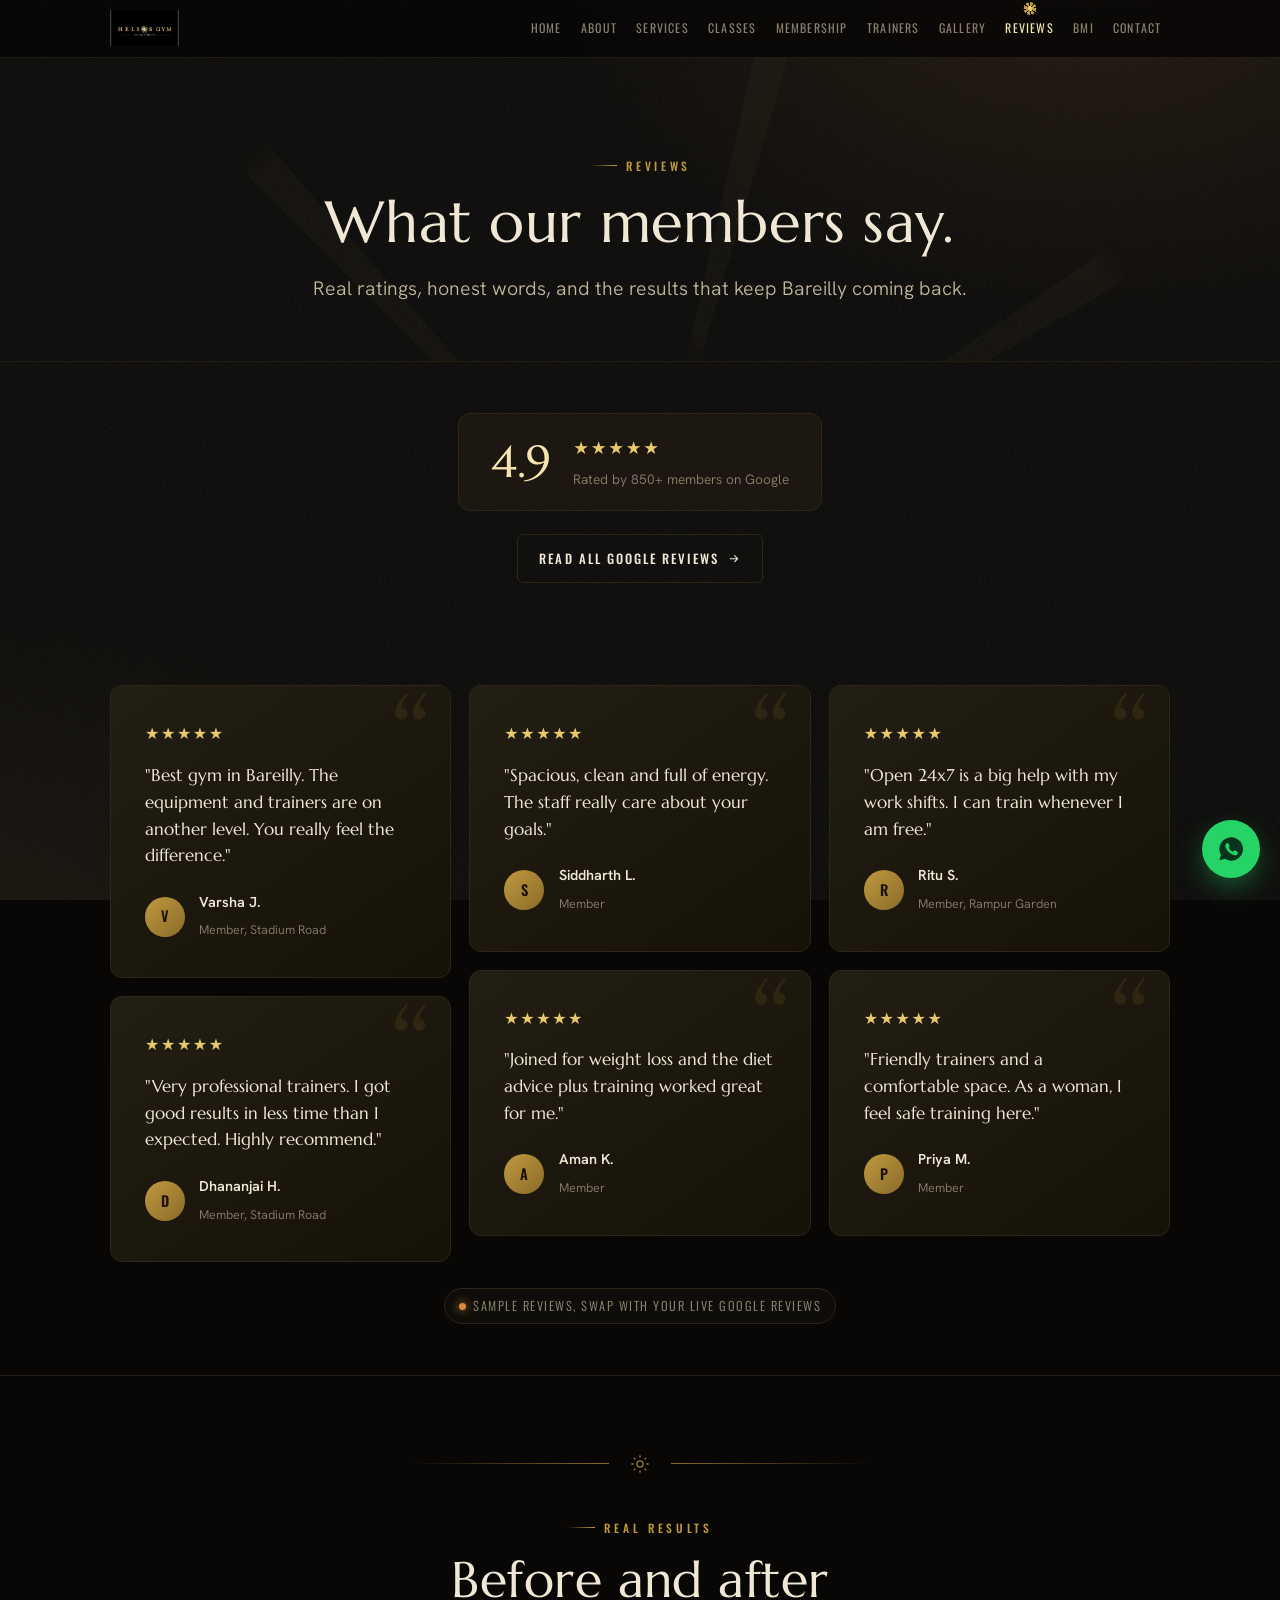
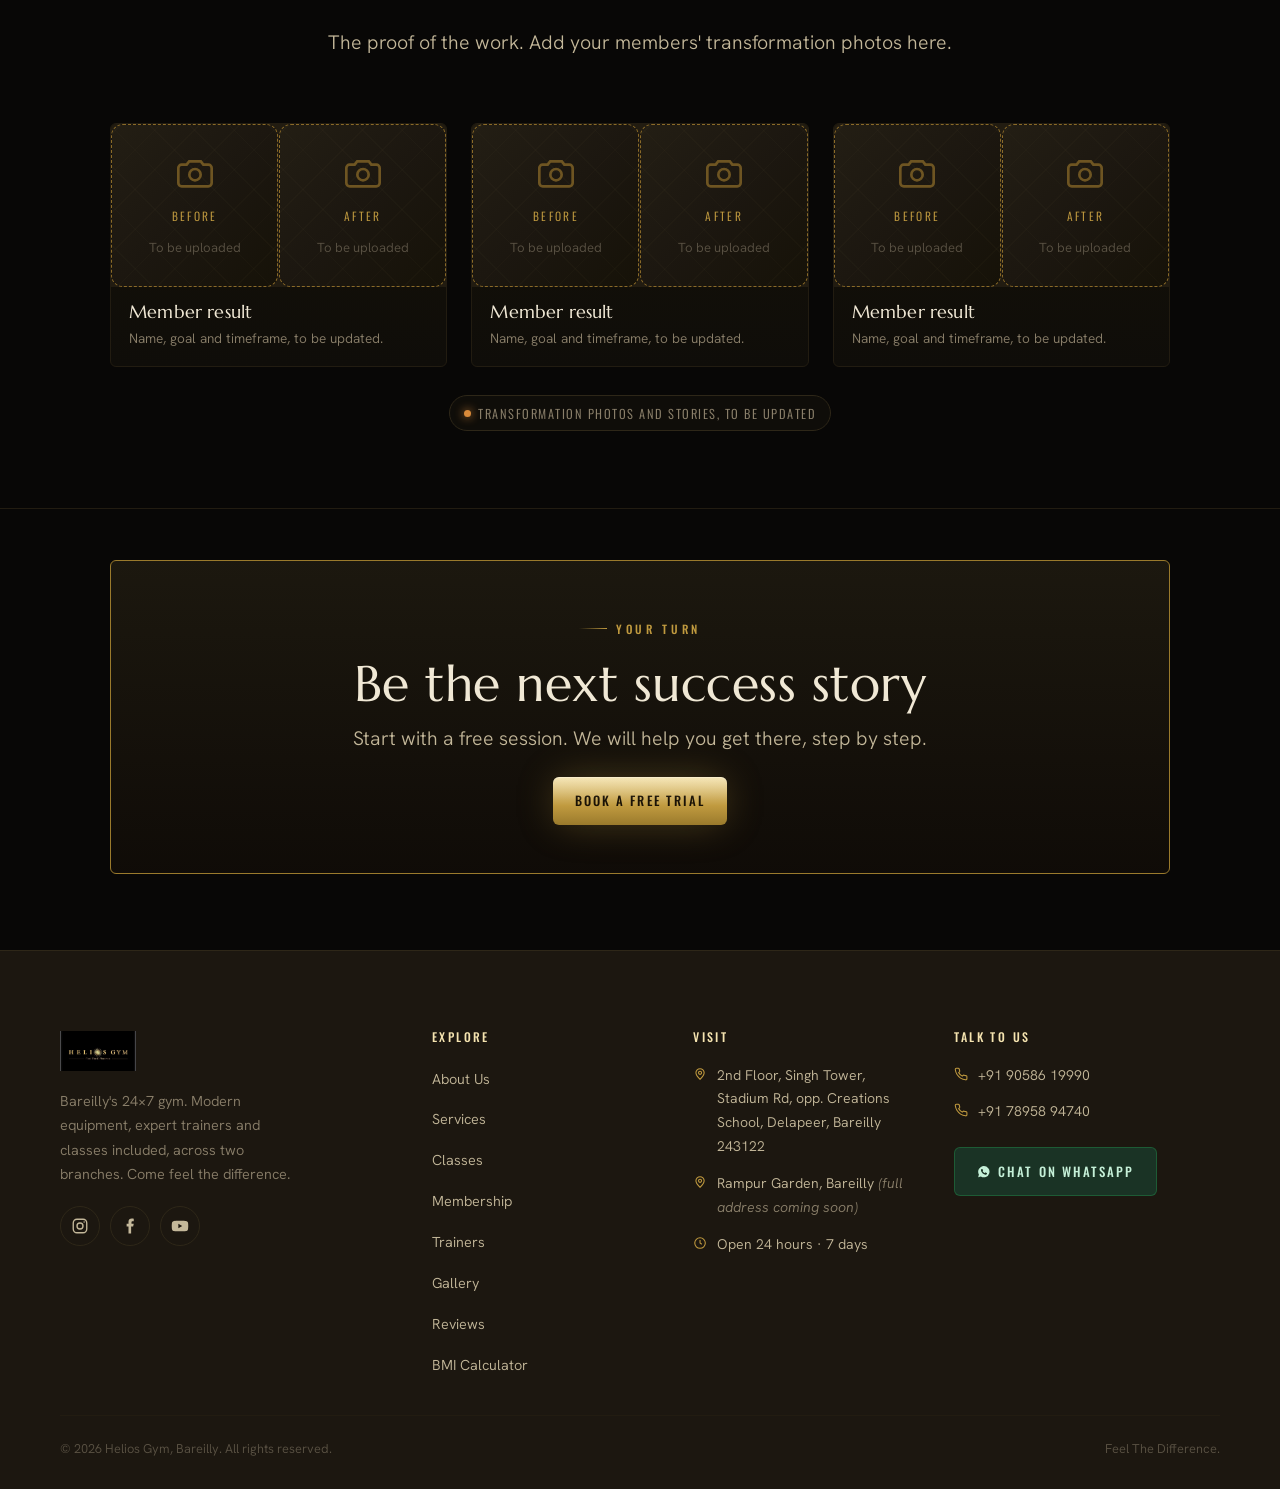
<file: reviews.html>
<!DOCTYPE html>
<html lang="en">
<head>
<meta charset="UTF-8">
<meta name="viewport" content="width=device-width, initial-scale=1.0">
<title>Reviews & Transformations | Helios Gym Bareilly</title>
<meta name="description" content="Real reviews, Google ratings and before and after transformations from Helios Gym members in Bareilly.">
<link rel="icon" type="image/png" href="assets/img/favicon.png">
<link rel="preconnect" href="https://fonts.googleapis.com">
<link rel="preconnect" href="https://fonts.gstatic.com" crossorigin>
<link rel="stylesheet" href="assets/css/style.css">
</head>
<body>
<header class="topbar">
  <div class="topbar__in">
    <a class="brand" href="index.html"><img src="assets/img/logo-lockup.png" alt="Helios Gym, Feel The Difference"></a>
    <nav class="nav"><a href="index.html">Home</a><a href="about.html">About</a><a href="services.html">Services</a><a href="classes.html">Classes</a><a href="membership.html">Membership</a><a href="trainers.html">Trainers</a><a href="gallery.html">Gallery</a><a href="reviews.html" class="active">Reviews</a><a href="bmi.html">BMI</a><a href="contact.html">Contact</a></nav>
    <button class="burger" id="burger" aria-label="Open menu"><svg viewBox="0 0 24 24" fill="none" stroke="currentColor" stroke-width="2"><path d="M3 6h18M3 12h18M3 18h18"/></svg></button>
  </div>
</header>

<div class="mnav" id="mnav">
  <div class="mnav__top">
    <img src="assets/img/logo-lockup.png" alt="Helios Gym">
    <button class="mnav__close" id="mclose" aria-label="Close menu">&times;</button>
  </div>
  <a href="index.html"><span class="dot"></span>Home</a><a href="about.html"><span class="dot"></span>About</a><a href="services.html"><span class="dot"></span>Services</a><a href="classes.html"><span class="dot"></span>Classes</a><a href="membership.html"><span class="dot"></span>Membership</a><a href="trainers.html"><span class="dot"></span>Trainers</a><a href="gallery.html"><span class="dot"></span>Gallery</a><a href="reviews.html" class="active"><span class="dot"></span>Reviews</a><a href="bmi.html"><span class="dot"></span>BMI</a><a href="contact.html"><span class="dot"></span>Contact</a>
  <a class="btn btn--gold" data-wa="Hi Helios Gym! I'd like to book a FREE TRIAL session. Please share the available timings." target="_blank" rel="noopener">Book a Free Trial</a>
</div>
<section class="phead"><div class="ray-halo" aria-hidden="true"></div>
  <div class="phead__in reveal">
    <p class="eyebrow">Reviews</p>
    <h1>What our members say.</h1>
    <p class="lead">Real ratings, honest words, and the results that keep Bareilly coming back.</p>
  </div>
</section>
<section class="section--tight">
  <div class="wrap">
    <div class="center reveal">
      <div class="gscore" style="display:inline-flex">
        <div class="gscore__big">4.9</div>
        <div style="text-align:left"><div class="stars" style="color:var(--gold);font-size:1.1rem">★★★★★</div><div class="muted" style="font-size:.85rem">Rated by 850+ members on Google</div></div>
      </div>
      <div style="margin-top:1.4rem"><a class="btn btn--ghost" href="https://www.google.com/maps?q=Helios+Gym+Bareilly" target="_blank" rel="noopener">Read all Google reviews <svg viewBox="0 0 24 24" fill="none" stroke="currentColor" stroke-width="2"><path d="M5 12h14M13 6l6 6-6 6"/></svg></a></div>
    </div>
  </div>
</section>

<section class="section--tight">
  <div class="wrap">
    <div class="rev-grid reveal"><div class="quote"><div class="stars" style="color:var(--gold)">★★★★★</div><p>"Best gym in Bareilly. The equipment and trainers are on another level. You really feel the difference."</p><div class="quote__who"><div class="quote__av">V</div><div class="quote__meta"><b>Varsha J.</b><span>Member, Stadium Road</span></div></div></div><div class="quote"><div class="stars" style="color:var(--gold)">★★★★★</div><p>"Very professional trainers. I got good results in less time than I expected. Highly recommend."</p><div class="quote__who"><div class="quote__av">D</div><div class="quote__meta"><b>Dhananjai H.</b><span>Member, Stadium Road</span></div></div></div><div class="quote"><div class="stars" style="color:var(--gold)">★★★★★</div><p>"Spacious, clean and full of energy. The staff really care about your goals."</p><div class="quote__who"><div class="quote__av">S</div><div class="quote__meta"><b>Siddharth L.</b><span>Member</span></div></div></div><div class="quote"><div class="stars" style="color:var(--gold)">★★★★★</div><p>"Joined for weight loss and the diet advice plus training worked great for me."</p><div class="quote__who"><div class="quote__av">A</div><div class="quote__meta"><b>Aman K.</b><span>Member</span></div></div></div><div class="quote"><div class="stars" style="color:var(--gold)">★★★★★</div><p>"Open 24x7 is a big help with my work shifts. I can train whenever I am free."</p><div class="quote__who"><div class="quote__av">R</div><div class="quote__meta"><b>Ritu S.</b><span>Member, Rampur Garden</span></div></div></div><div class="quote"><div class="stars" style="color:var(--gold)">★★★★★</div><p>"Friendly trainers and a comfortable space. As a woman, I feel safe training here."</p><div class="quote__who"><div class="quote__av">P</div><div class="quote__meta"><b>Priya M.</b><span>Member</span></div></div></div></div>
    <div class="center"><span class="note" style="margin-top:1.6rem">Sample reviews, swap with your live Google reviews</span></div>
  </div>
</section>

<section class="section" style="border-top:1px solid var(--line-soft)">
  <div class="wrap">
    <div class="section-head reveal"><div class="sun-rule"><svg class="sun-mini" viewBox="0 0 24 24" fill="none" stroke="currentColor" stroke-width="1.4"><circle cx="12" cy="12" r="3.4"/><path d="M12 2.5v2.6M12 18.9v2.6M2.5 12h2.6M18.9 12h2.6M5.2 5.2l1.8 1.8M17 17l1.8 1.8M18.8 5.2 17 7M7 17l-1.8 1.8"/></svg></div><p class="eyebrow" style="justify-content:center;margin-top:1.1rem">Real results</p><h2>Before and after</h2><p class="lead">The proof of the work. Add your members' transformation photos here.</p></div>
    <div class="grid g-3"><div class="transform reveal"><div class="transform__imgs"><div class="ph "><svg viewBox="0 0 24 24" fill="none" stroke="currentColor" stroke-width="1.6"><path d="M4 7h3l1.5-2h7L17 7h3a2 2 0 0 1 2 2v9a2 2 0 0 1-2 2H4a2 2 0 0 1-2-2V9a2 2 0 0 1 2-2Z"/><circle cx="12" cy="13" r="3.4"/></svg><div class="ph__t">Before</div><div class="ph__s">To be uploaded</div></div><div class="ph "><svg viewBox="0 0 24 24" fill="none" stroke="currentColor" stroke-width="1.6"><path d="M4 7h3l1.5-2h7L17 7h3a2 2 0 0 1 2 2v9a2 2 0 0 1-2 2H4a2 2 0 0 1-2-2V9a2 2 0 0 1 2-2Z"/><circle cx="12" cy="13" r="3.4"/></svg><div class="ph__t">After</div><div class="ph__s">To be uploaded</div></div></div><div class="transform__b"><h3>Member result</h3><p>Name, goal and timeframe, to be updated.</p></div></div><div class="transform reveal"><div class="transform__imgs"><div class="ph "><svg viewBox="0 0 24 24" fill="none" stroke="currentColor" stroke-width="1.6"><path d="M4 7h3l1.5-2h7L17 7h3a2 2 0 0 1 2 2v9a2 2 0 0 1-2 2H4a2 2 0 0 1-2-2V9a2 2 0 0 1 2-2Z"/><circle cx="12" cy="13" r="3.4"/></svg><div class="ph__t">Before</div><div class="ph__s">To be uploaded</div></div><div class="ph "><svg viewBox="0 0 24 24" fill="none" stroke="currentColor" stroke-width="1.6"><path d="M4 7h3l1.5-2h7L17 7h3a2 2 0 0 1 2 2v9a2 2 0 0 1-2 2H4a2 2 0 0 1-2-2V9a2 2 0 0 1 2-2Z"/><circle cx="12" cy="13" r="3.4"/></svg><div class="ph__t">After</div><div class="ph__s">To be uploaded</div></div></div><div class="transform__b"><h3>Member result</h3><p>Name, goal and timeframe, to be updated.</p></div></div><div class="transform reveal"><div class="transform__imgs"><div class="ph "><svg viewBox="0 0 24 24" fill="none" stroke="currentColor" stroke-width="1.6"><path d="M4 7h3l1.5-2h7L17 7h3a2 2 0 0 1 2 2v9a2 2 0 0 1-2 2H4a2 2 0 0 1-2-2V9a2 2 0 0 1 2-2Z"/><circle cx="12" cy="13" r="3.4"/></svg><div class="ph__t">Before</div><div class="ph__s">To be uploaded</div></div><div class="ph "><svg viewBox="0 0 24 24" fill="none" stroke="currentColor" stroke-width="1.6"><path d="M4 7h3l1.5-2h7L17 7h3a2 2 0 0 1 2 2v9a2 2 0 0 1-2 2H4a2 2 0 0 1-2-2V9a2 2 0 0 1 2-2Z"/><circle cx="12" cy="13" r="3.4"/></svg><div class="ph__t">After</div><div class="ph__s">To be uploaded</div></div></div><div class="transform__b"><h3>Member result</h3><p>Name, goal and timeframe, to be updated.</p></div></div></div>
    <div class="center"><span class="note" style="margin-top:1.8rem">Transformation photos and stories, to be updated</span></div>
  </div>
</section>

<section class="section--tight" style="border-top:1px solid var(--line-soft);padding-bottom:clamp(44px,6vw,80px)">
  <div class="wrap">
    <div class="offer reveal">
      <p class="eyebrow">Your turn</p>
      <h2>Be the next success story</h2>
      <p class="lead">Start with a free session. We will help you get there, step by step.</p>
      <div class="hero__cta" style="justify-content:center">
        <a class="btn btn--gold" data-wa="Hi Helios Gym! I'd like to book a FREE TRIAL session. Please share the available timings." target="_blank" rel="noopener">Book a Free Trial</a>
      </div>
    </div>
  </div>
</section>

<footer class="foot">
  <div class="foot__in">
    <div class="foot__brand">
      <img src="assets/img/logo-lockup.png" alt="Helios Gym">
      <p>Bareilly's 24×7 gym. Modern equipment, expert trainers and classes included, across two branches. Come feel the difference.</p>
      <div class="socials">
        <a href="https://www.instagram.com/helios___gym/" target="_blank" rel="noopener" aria-label="Instagram"><svg viewBox="0 0 24 24" fill="none" stroke="currentColor" stroke-width="1.8"><rect x="3" y="3" width="18" height="18" rx="5"/><circle cx="12" cy="12" r="4"/><circle cx="17.5" cy="6.5" r="1" fill="currentColor" stroke="none"/></svg></a>
        <a href="https://www.facebook.com/heliosgymbareilly/" target="_blank" rel="noopener" aria-label="Facebook"><svg viewBox="0 0 24 24" fill="currentColor"><path d="M14 9V7c0-1 .3-1.5 1.6-1.5H17V2.2C16.4 2.1 15.4 2 14.3 2 11.8 2 10 3.5 10 6.4V9H7.5v3.5H10V22h3.5v-9.5h2.7L17 9h-3Z"/></svg></a>
        <a href="https://www.youtube.com/channel/UCYJMLNO86TLJQHvs97AvvQQ" target="_blank" rel="noopener" aria-label="YouTube"><svg viewBox="0 0 24 24" fill="currentColor"><path d="M23 12s0-3.2-.4-4.7a2.5 2.5 0 0 0-1.8-1.8C19.3 5 12 5 12 5s-7.3 0-8.8.5A2.5 2.5 0 0 0 1.4 7.3C1 8.8 1 12 1 12s0 3.2.4 4.7a2.5 2.5 0 0 0 1.8 1.8C4.7 19 12 19 12 19s7.3 0 8.8-.5a2.5 2.5 0 0 0 1.8-1.8C23 15.2 23 12 23 12ZM9.8 15V9l5.2 3-5.2 3Z"/></svg></a>
      </div>
    </div>
    <div>
      <h4>Explore</h4>
      <ul>
        <li><a href="about.html">About Us</a></li>
        <li><a href="services.html">Services</a></li>
        <li><a href="classes.html">Classes</a></li>
        <li><a href="membership.html">Membership</a></li>
        <li><a href="trainers.html">Trainers</a></li>
        <li><a href="gallery.html">Gallery</a></li>
        <li><a href="reviews.html">Reviews</a></li>
        <li><a href="bmi.html">BMI Calculator</a></li>
      </ul>
    </div>
    <div>
      <h4>Visit</h4>
      <div class="foot__row"><svg viewBox="0 0 24 24" fill="none" stroke="currentColor" stroke-width="1.8"><path d="M12 21s7-6.2 7-11a7 7 0 1 0-14 0c0 4.8 7 11 7 11Z"/><circle cx="12" cy="10" r="2.6"/></svg><span>2nd Floor, Singh Tower, Stadium Rd, opp. Creations School, Delapeer, Bareilly 243122</span></div>
      <div class="foot__row"><svg viewBox="0 0 24 24" fill="none" stroke="currentColor" stroke-width="1.8"><path d="M12 21s7-6.2 7-11a7 7 0 1 0-14 0c0 4.8 7 11 7 11Z"/><circle cx="12" cy="10" r="2.6"/></svg><span>Rampur Garden, Bareilly <em class="muted">(full address coming soon)</em></span></div>
      <div class="foot__row"><svg viewBox="0 0 24 24" fill="none" stroke="currentColor" stroke-width="1.8"><circle cx="12" cy="12" r="9"/><path d="M12 7v5l3 2"/></svg><span>Open 24 hours · 7 days</span></div>
    </div>
    <div>
      <h4>Talk to us</h4>
      <div class="foot__row"><svg viewBox="0 0 24 24" fill="none" stroke="currentColor" stroke-width="1.8"><path d="M22 16.9v3a2 2 0 0 1-2.2 2 19.8 19.8 0 0 1-8.6-3 19.5 19.5 0 0 1-6-6 19.8 19.8 0 0 1-3-8.6A2 2 0 0 1 4.1 2H7a2 2 0 0 1 2 1.7c.1.9.4 1.8.7 2.7a2 2 0 0 1-.5 2.1L8 9.6a16 16 0 0 0 6 6l1.1-1.1a2 2 0 0 1 2.1-.5c.9.3 1.8.6 2.7.7A2 2 0 0 1 22 16.9Z"/></svg><a href="tel:+919058619990">+91 90586 19990</a></div>
      <div class="foot__row"><svg viewBox="0 0 24 24" fill="none" stroke="currentColor" stroke-width="1.8"><path d="M22 16.9v3a2 2 0 0 1-2.2 2 19.8 19.8 0 0 1-8.6-3 19.5 19.5 0 0 1-6-6 19.8 19.8 0 0 1-3-8.6A2 2 0 0 1 4.1 2H7a2 2 0 0 1 2 1.7c.1.9.4 1.8.7 2.7a2 2 0 0 1-.5 2.1L8 9.6a16 16 0 0 0 6 6l1.1-1.1a2 2 0 0 1 2.1-.5c.9.3 1.8.6 2.7.7A2 2 0 0 1 22 16.9Z"/></svg><a href="tel:+917895894740">+91 78958 94740</a></div>
      <a class="btn btn--wa" style="margin-top:10px" data-wa="Hi Helios Gym! I'd like to book a FREE TRIAL session. Please share the available timings." target="_blank" rel="noopener"><svg viewBox="0 0 24 24" fill="currentColor"><path d="M12 2a10 10 0 0 0-8.6 15l-1.3 4.7 4.8-1.3A10 10 0 1 0 12 2Zm5.6 14.2c-.2.6-1.2 1.2-1.7 1.2-.4 0-1 .1-3.2-.9-2.7-1.2-4.4-4-4.5-4.2-.1-.2-1.1-1.5-1.1-2.8 0-1.3.7-1.9 1-2.2.2-.2.5-.3.7-.3h.5c.2 0 .4 0 .6.5l.8 2c.1.2.1.4 0 .5l-.4.6c-.1.2-.3.3-.1.6.1.3.7 1.1 1.4 1.8.9.8 1.7 1.1 2 1.2.2.1.4.1.5-.1l.7-.8c.2-.2.3-.2.6-.1l1.9.9c.3.1.4.2.5.3.1.2.1.7-.1 1.3Z"/></svg> Chat on WhatsApp</a>
    </div>
  </div>
  <div class="foot__base">
    <span>© <span id="yr">2026</span> Helios Gym, Bareilly. All rights reserved.</span>
    <span>Feel The Difference.</span>
  </div>
</footer>

<div class="wa-float">
  <div class="wa-float__menu" id="waMenu">
    <a href="https://wa.me/919058619990?text=Hi%20Helios%20Gym!%20I'd%20like%20to%20know%20more." target="_blank" rel="noopener"><svg viewBox="0 0 24 24" fill="currentColor"><path d="M12 2a10 10 0 0 0-8.6 15l-1.3 4.7 4.8-1.3A10 10 0 1 0 12 2Zm5.6 14.2c-.2.6-1.2 1.2-1.7 1.2-.4 0-1 .1-3.2-.9-2.7-1.2-4.4-4-4.5-4.2-.1-.2-1.1-1.5-1.1-2.8 0-1.3.7-1.9 1-2.2.2-.2.5-.3.7-.3h.5c.2 0 .4 0 .6.5l.8 2c.1.2.1.4 0 .5l-.4.6c-.1.2-.3.3-.1.6.1.3.7 1.1 1.4 1.8.9.8 1.7 1.1 2 1.2.2.1.4.1.5-.1l.7-.8c.2-.2.3-.2.6-.1l1.9.9c.3.1.4.2.5.3.1.2.1.7-.1 1.3Z"/></svg><span>Stadium Road<small>+91 90586 19990</small></span></a>
    <a href="https://wa.me/917895894740?text=Hi%20Helios%20Gym!%20I'd%20like%20to%20know%20more." target="_blank" rel="noopener"><svg viewBox="0 0 24 24" fill="currentColor"><path d="M12 2a10 10 0 0 0-8.6 15l-1.3 4.7 4.8-1.3A10 10 0 1 0 12 2Zm5.6 14.2c-.2.6-1.2 1.2-1.7 1.2-.4 0-1 .1-3.2-.9-2.7-1.2-4.4-4-4.5-4.2-.1-.2-1.1-1.5-1.1-2.8 0-1.3.7-1.9 1-2.2.2-.2.5-.3.7-.3h.5c.2 0 .4 0 .6.5l.8 2c.1.2.1.4 0 .5l-.4.6c-.1.2-.3.3-.1.6.1.3.7 1.1 1.4 1.8.9.8 1.7 1.1 2 1.2.2.1.4.1.5-.1l.7-.8c.2-.2.3-.2.6-.1l1.9.9c.3.1.4.2.5.3.1.2.1.7-.1 1.3Z"/></svg><span>Rampur Garden<small>+91 78958 94740</small></span></a>
  </div>
  <button class="wa-float__btn" id="waFab" aria-label="Chat on WhatsApp"><svg viewBox="0 0 24 24" fill="currentColor"><path d="M12 2a10 10 0 0 0-8.6 15l-1.3 4.7 4.8-1.3A10 10 0 1 0 12 2Zm5.6 14.2c-.2.6-1.2 1.2-1.7 1.2-.4 0-1 .1-3.2-.9-2.7-1.2-4.4-4-4.5-4.2-.1-.2-1.1-1.5-1.1-2.8 0-1.3.7-1.9 1-2.2.2-.2.5-.3.7-.3h.5c.2 0 .4 0 .6.5l.8 2c.1.2.1.4 0 .5l-.4.6c-.1.2-.3.3-.1.6.1.3.7 1.1 1.4 1.8.9.8 1.7 1.1 2 1.2.2.1.4.1.5-.1l.7-.8c.2-.2.3-.2.6-.1l1.9.9c.3.1.4.2.5.3.1.2.1.7-.1 1.3Z"/></svg></button>
</div>
<script src="assets/js/main.js"></script>
</body></html>
</file>
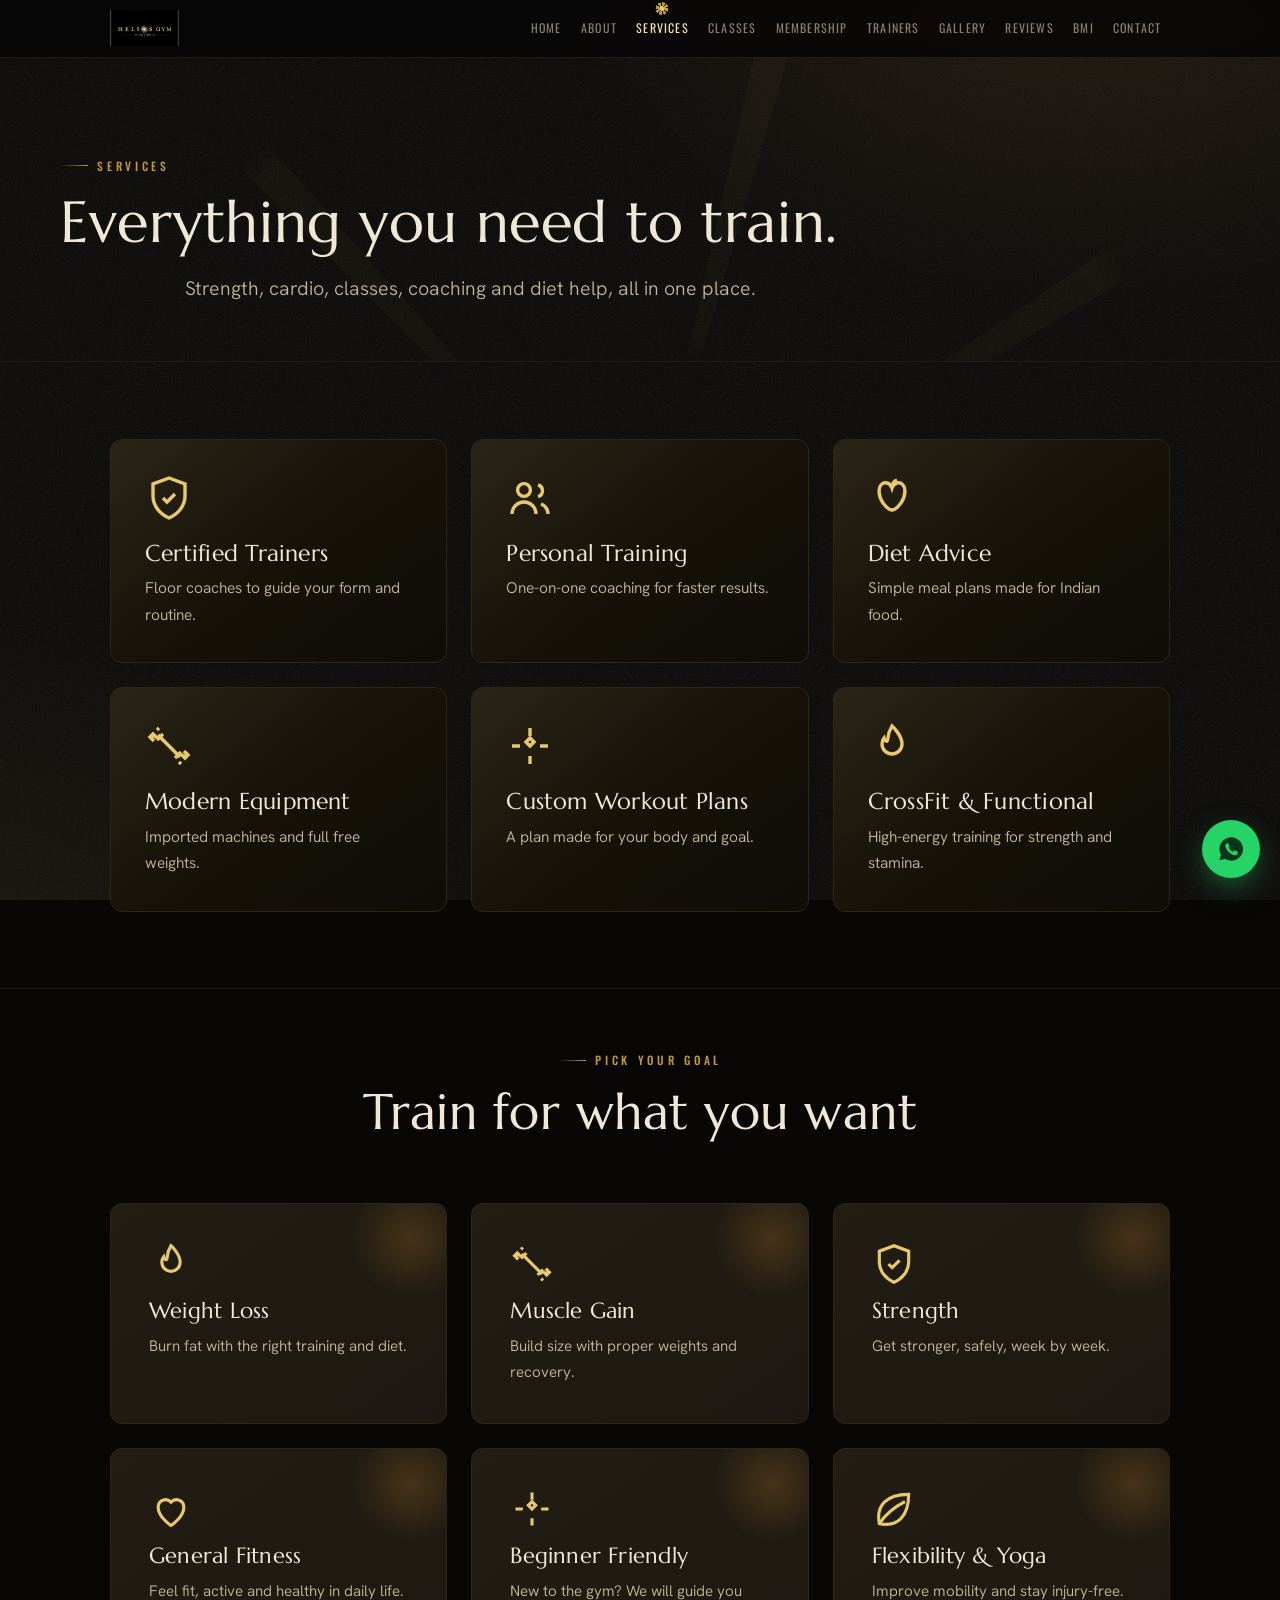
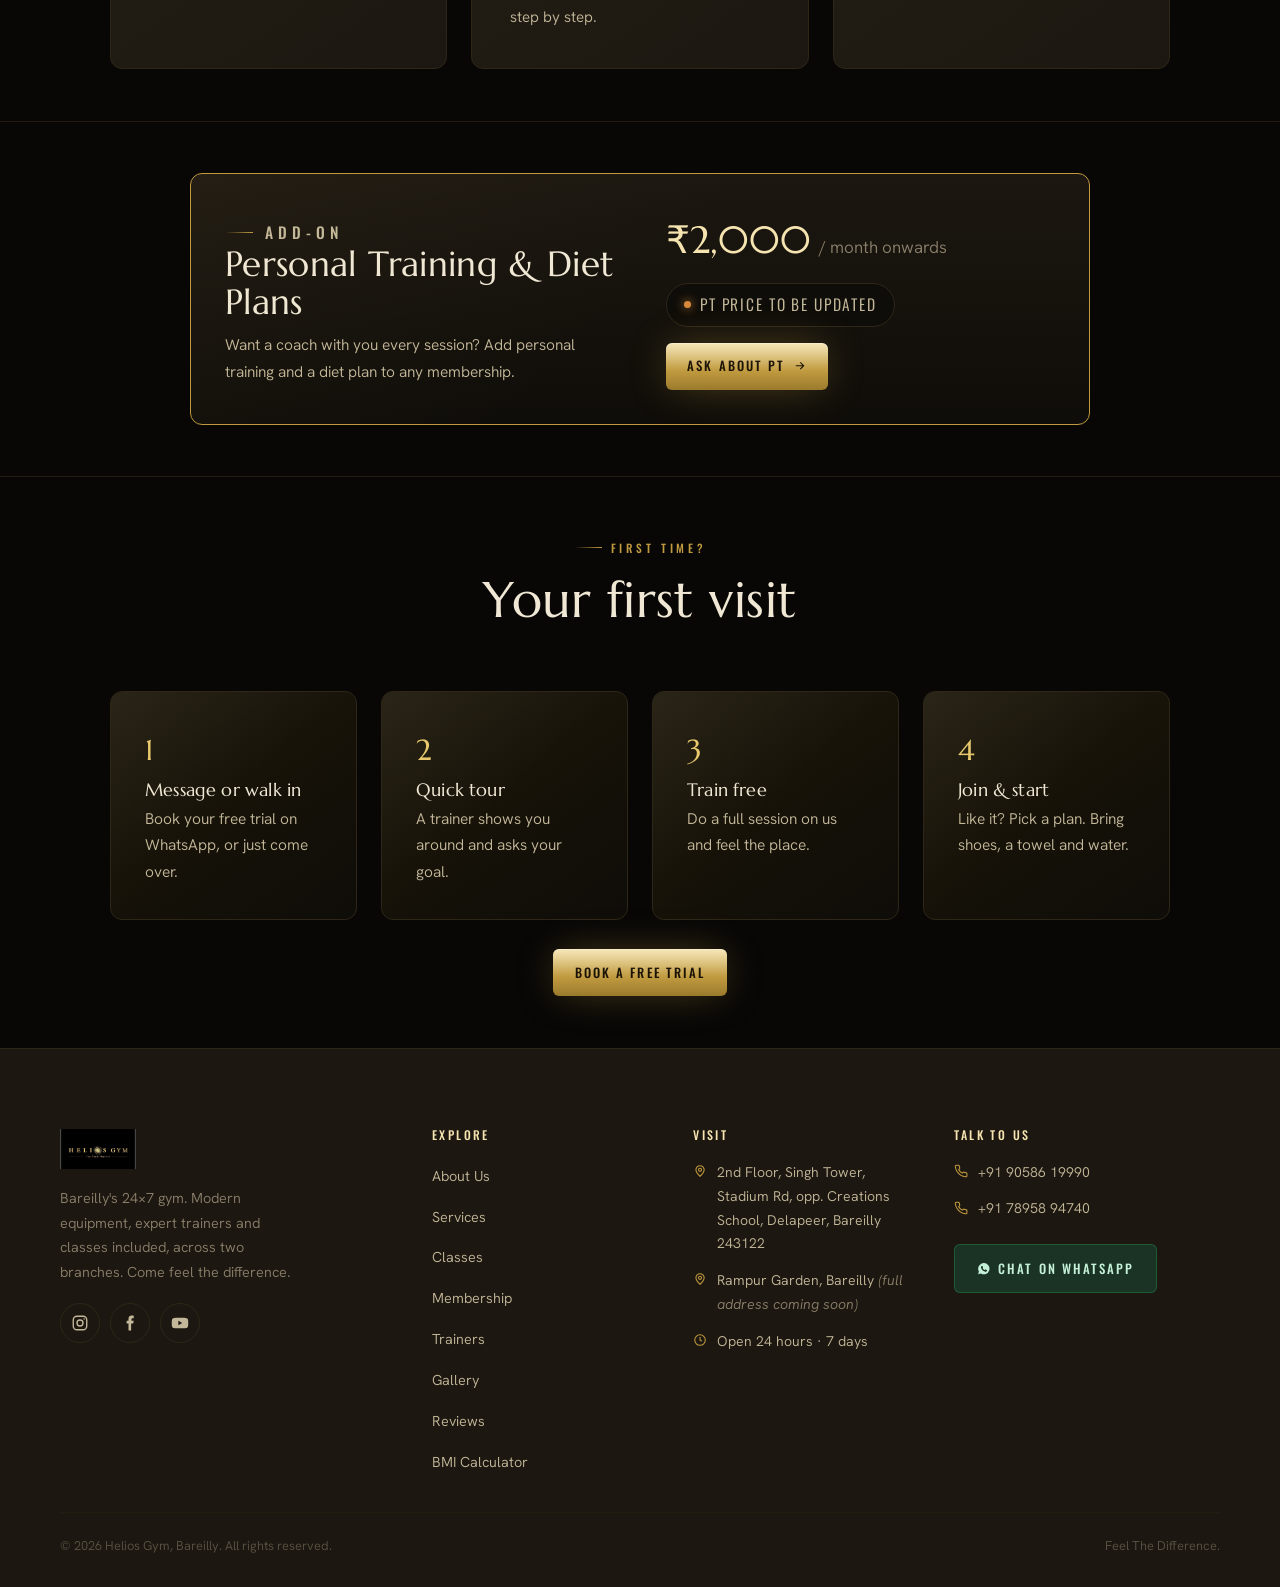
<file: services.html>
<!DOCTYPE html>
<html lang="en">
<head>
<meta charset="UTF-8">
<meta name="viewport" content="width=device-width, initial-scale=1.0">
<title>Services & Facilities | Helios Gym Bareilly</title>
<meta name="description" content="Trainers, personal training, diet advice, modern equipment, goal-based programs and group classes at Helios Gym Bareilly.">
<link rel="icon" type="image/png" href="assets/img/favicon.png">
<link rel="preconnect" href="https://fonts.googleapis.com">
<link rel="preconnect" href="https://fonts.gstatic.com" crossorigin>
<link rel="stylesheet" href="assets/css/style.css">
</head>
<body>
<header class="topbar">
  <div class="topbar__in">
    <a class="brand" href="index.html"><img src="assets/img/logo-lockup.png" alt="Helios Gym, Feel The Difference"></a>
    <nav class="nav"><a href="index.html">Home</a><a href="about.html">About</a><a href="services.html" class="active">Services</a><a href="classes.html">Classes</a><a href="membership.html">Membership</a><a href="trainers.html">Trainers</a><a href="gallery.html">Gallery</a><a href="reviews.html">Reviews</a><a href="bmi.html">BMI</a><a href="contact.html">Contact</a></nav>
    <button class="burger" id="burger" aria-label="Open menu"><svg viewBox="0 0 24 24" fill="none" stroke="currentColor" stroke-width="2"><path d="M3 6h18M3 12h18M3 18h18"/></svg></button>
  </div>
</header>

<div class="mnav" id="mnav">
  <div class="mnav__top">
    <img src="assets/img/logo-lockup.png" alt="Helios Gym">
    <button class="mnav__close" id="mclose" aria-label="Close menu">&times;</button>
  </div>
  <a href="index.html"><span class="dot"></span>Home</a><a href="about.html"><span class="dot"></span>About</a><a href="services.html" class="active"><span class="dot"></span>Services</a><a href="classes.html"><span class="dot"></span>Classes</a><a href="membership.html"><span class="dot"></span>Membership</a><a href="trainers.html"><span class="dot"></span>Trainers</a><a href="gallery.html"><span class="dot"></span>Gallery</a><a href="reviews.html"><span class="dot"></span>Reviews</a><a href="bmi.html"><span class="dot"></span>BMI</a><a href="contact.html"><span class="dot"></span>Contact</a>
  <a class="btn btn--gold" data-wa="Hi Helios Gym! I'd like to book a FREE TRIAL session. Please share the available timings." target="_blank" rel="noopener">Book a Free Trial</a>
</div>
<section class="phead phead--left"><div class="ray-halo" aria-hidden="true"></div>
  <div class="phead__in reveal">
    <p class="eyebrow">Services</p>
    <h1>Everything you need to train.</h1>
    <p class="lead">Strength, cardio, classes, coaching and diet help, all in one place.</p>
  </div>
</section>
<section class="section">
  <div class="wrap"><div class="grid g-3"><div class="card reveal"><div class="ico"><svg viewBox="0 0 24 24" fill="none" stroke="currentColor" stroke-width="1.7"><path d="M12 2 4 5v6c0 5 3.5 9 8 11 4.5-2 8-6 8-11V5l-8-3Z"/><path d="m9 12 2 2 4-4"/></svg></div><h3>Certified Trainers</h3><p>Floor coaches to guide your form and routine.</p></div><div class="card reveal"><div class="ico"><svg viewBox="0 0 24 24" fill="none" stroke="currentColor" stroke-width="1.7"><circle cx="9" cy="8" r="3.2"/><path d="M3 20a6 6 0 0 1 12 0M16 5.5a3 3 0 0 1 0 5.8M21 20a5.6 5.6 0 0 0-3.5-5"/></svg></div><h3>Personal Training</h3><p>One-on-one coaching for faster results.</p></div><div class="card reveal"><div class="ico"><svg viewBox="0 0 24 24" fill="none" stroke="currentColor" stroke-width="1.7"><path d="M12 7c-1-3-4-3-5-2-2 1.5-2 6 .5 9.5C9 16.5 10.5 18 12 18s3-1.5 4.5-3.5C19 11 19 6.5 17 5c-1-1-4-1-5 2Z"/><path d="M12 7c0-2 1-3.5 2.5-4"/></svg></div><h3>Diet Advice</h3><p>Simple meal plans made for Indian food.</p></div><div class="card reveal"><div class="ico"><svg viewBox="0 0 24 24" fill="none" stroke="currentColor" stroke-width="1.7"><path d="M6.5 6.5 17.5 17.5M3 8l1-1M20 17l1-1M7 3 6 4M18 21l-1-1M4.5 9.5 2.5 7.5 4 6l2 2M19.5 14.5l2 2L20 18l-2-2"/><path d="M9 6 6 9M18 15l-3 3"/></svg></div><h3>Modern Equipment</h3><p>Imported machines and full free weights.</p></div><div class="card reveal"><div class="ico"><svg viewBox="0 0 24 24" fill="none" stroke="currentColor" stroke-width="1.7"><path d="M12 3v4M12 17v4M3 12h4M17 12h4M12 8l2 2-2 2-2-2 2-2Z"/></svg></div><h3>Custom Workout Plans</h3><p>A plan made for your body and goal.</p></div><div class="card reveal"><div class="ico"><svg viewBox="0 0 24 24" fill="none" stroke="currentColor" stroke-width="1.7"><path d="M12 2s5 4.5 5 9a5 5 0 0 1-10 0c0-1.3.5-2.4 1-3 .2 1 .8 1.6 1.5 1.6C10.5 9 9 7 12 2Z"/></svg></div><h3>CrossFit &amp; Functional</h3><p>High-energy training for strength and stamina.</p></div></div></div>
</section>

<section class="section--tight" style="border-top:1px solid var(--line-soft)">
  <div class="wrap">
    <div class="section-head reveal"><p class="eyebrow" style="justify-content:center">Pick your goal</p><h2>Train for what you want</h2></div>
    <div class="grid g-3"><div class="prog reveal"><div class="prog__glow"></div><div class="ico"><svg viewBox="0 0 24 24" fill="none" stroke="currentColor" stroke-width="1.7"><path d="M12 2s5 4.5 5 9a5 5 0 0 1-10 0c0-1.3.5-2.4 1-3 .2 1 .8 1.6 1.5 1.6C10.5 9 9 7 12 2Z"/></svg></div><h3>Weight Loss</h3><p>Burn fat with the right training and diet.</p></div><div class="prog reveal"><div class="prog__glow"></div><div class="ico"><svg viewBox="0 0 24 24" fill="none" stroke="currentColor" stroke-width="1.7"><path d="M6.5 6.5 17.5 17.5M3 8l1-1M20 17l1-1M7 3 6 4M18 21l-1-1M4.5 9.5 2.5 7.5 4 6l2 2M19.5 14.5l2 2L20 18l-2-2"/><path d="M9 6 6 9M18 15l-3 3"/></svg></div><h3>Muscle Gain</h3><p>Build size with proper weights and recovery.</p></div><div class="prog reveal"><div class="prog__glow"></div><div class="ico"><svg viewBox="0 0 24 24" fill="none" stroke="currentColor" stroke-width="1.7"><path d="M12 2 4 5v6c0 5 3.5 9 8 11 4.5-2 8-6 8-11V5l-8-3Z"/><path d="m9 12 2 2 4-4"/></svg></div><h3>Strength</h3><p>Get stronger, safely, week by week.</p></div><div class="prog reveal"><div class="prog__glow"></div><div class="ico"><svg viewBox="0 0 24 24" fill="none" stroke="currentColor" stroke-width="1.7"><path d="M12 21s-7-4.6-7-10a4 4 0 0 1 7-2.7A4 4 0 0 1 19 11c0 5.4-7 10-7 10Z"/></svg></div><h3>General Fitness</h3><p>Feel fit, active and healthy in daily life.</p></div><div class="prog reveal"><div class="prog__glow"></div><div class="ico"><svg viewBox="0 0 24 24" fill="none" stroke="currentColor" stroke-width="1.7"><path d="M12 3v4M12 17v4M3 12h4M17 12h4M12 8l2 2-2 2-2-2 2-2Z"/></svg></div><h3>Beginner Friendly</h3><p>New to the gym? We will guide you step by step.</p></div><div class="prog reveal"><div class="prog__glow"></div><div class="ico"><svg viewBox="0 0 24 24" fill="none" stroke="currentColor" stroke-width="1.7"><path d="M4 20c10 2 16-4 16-16C8 4 2 10 4 20Z"/><path d="M4 20C8 14 12 11 18 8"/></svg></div><h3>Flexibility &amp; Yoga</h3><p>Improve mobility and stay injury-free.</p></div></div>
  </div>
</section>

<section class="section--tight" style="border-top:1px solid var(--line-soft)">
  <div class="wrap">
    <div class="card reveal safe" style="max-width:900px;margin:0 auto">
      <div class="split">
        <div>
          <p class="eyebrow">Add-on</p>
          <h2 style="font-size:clamp(1.6rem,3vw,2.2rem)">Personal Training &amp; Diet Plans</h2>
          <p style="color:var(--bone-dim);margin-top:.7rem">Want a coach with you every session? Add personal training and a diet plan to any membership.</p>
        </div>
        <div style="text-align:left">
          <div style="display:flex;align-items:baseline;gap:.5em"><span style="font-family:var(--display);font-size:2.4rem;color:var(--gold-soft)">₹2,000</span><span class="muted">/ month onwards</span></div>
          <p class="note" style="margin-top:.6rem">PT price to be updated</p>
          <a class="btn btn--gold" style="margin-top:1rem" data-wa="Hi Helios Gym! Please share Personal Training and diet plan details." target="_blank" rel="noopener">Ask about PT <svg viewBox="0 0 24 24" fill="none" stroke="currentColor" stroke-width="2"><path d="M5 12h14M13 6l6 6-6 6"/></svg></a>
        </div>
      </div>
    </div>
  </div>
</section>

<section class="section--tight" style="border-top:1px solid var(--line-soft)">
  <div class="wrap">
    <div class="section-head reveal"><p class="eyebrow" style="justify-content:center">First time?</p><h2>Your first visit</h2></div>
    <div class="grid g-4"><div class="card reveal"><div style="font-family:var(--display);color:var(--gold);font-size:1.8rem">1</div><h3 style="font-size:1.15rem;margin:.3rem 0 .4rem">Message or walk in</h3><p>Book your free trial on WhatsApp, or just come over.</p></div><div class="card reveal"><div style="font-family:var(--display);color:var(--gold);font-size:1.8rem">2</div><h3 style="font-size:1.15rem;margin:.3rem 0 .4rem">Quick tour</h3><p>A trainer shows you around and asks your goal.</p></div><div class="card reveal"><div style="font-family:var(--display);color:var(--gold);font-size:1.8rem">3</div><h3 style="font-size:1.15rem;margin:.3rem 0 .4rem">Train free</h3><p>Do a full session on us and feel the place.</p></div><div class="card reveal"><div style="font-family:var(--display);color:var(--gold);font-size:1.8rem">4</div><h3 style="font-size:1.15rem;margin:.3rem 0 .4rem">Join &amp; start</h3><p>Like it? Pick a plan. Bring shoes, a towel and water.</p></div></div>
    <div class="center" style="margin-top:1.8rem"><a class="btn btn--gold" data-wa="Hi Helios Gym! I'd like to book a FREE TRIAL session. Please share the available timings." target="_blank" rel="noopener">Book a Free Trial</a></div>
  </div>
</section>

<footer class="foot">
  <div class="foot__in">
    <div class="foot__brand">
      <img src="assets/img/logo-lockup.png" alt="Helios Gym">
      <p>Bareilly's 24×7 gym. Modern equipment, expert trainers and classes included, across two branches. Come feel the difference.</p>
      <div class="socials">
        <a href="https://www.instagram.com/helios___gym/" target="_blank" rel="noopener" aria-label="Instagram"><svg viewBox="0 0 24 24" fill="none" stroke="currentColor" stroke-width="1.8"><rect x="3" y="3" width="18" height="18" rx="5"/><circle cx="12" cy="12" r="4"/><circle cx="17.5" cy="6.5" r="1" fill="currentColor" stroke="none"/></svg></a>
        <a href="https://www.facebook.com/heliosgymbareilly/" target="_blank" rel="noopener" aria-label="Facebook"><svg viewBox="0 0 24 24" fill="currentColor"><path d="M14 9V7c0-1 .3-1.5 1.6-1.5H17V2.2C16.4 2.1 15.4 2 14.3 2 11.8 2 10 3.5 10 6.4V9H7.5v3.5H10V22h3.5v-9.5h2.7L17 9h-3Z"/></svg></a>
        <a href="https://www.youtube.com/channel/UCYJMLNO86TLJQHvs97AvvQQ" target="_blank" rel="noopener" aria-label="YouTube"><svg viewBox="0 0 24 24" fill="currentColor"><path d="M23 12s0-3.2-.4-4.7a2.5 2.5 0 0 0-1.8-1.8C19.3 5 12 5 12 5s-7.3 0-8.8.5A2.5 2.5 0 0 0 1.4 7.3C1 8.8 1 12 1 12s0 3.2.4 4.7a2.5 2.5 0 0 0 1.8 1.8C4.7 19 12 19 12 19s7.3 0 8.8-.5a2.5 2.5 0 0 0 1.8-1.8C23 15.2 23 12 23 12ZM9.8 15V9l5.2 3-5.2 3Z"/></svg></a>
      </div>
    </div>
    <div>
      <h4>Explore</h4>
      <ul>
        <li><a href="about.html">About Us</a></li>
        <li><a href="services.html">Services</a></li>
        <li><a href="classes.html">Classes</a></li>
        <li><a href="membership.html">Membership</a></li>
        <li><a href="trainers.html">Trainers</a></li>
        <li><a href="gallery.html">Gallery</a></li>
        <li><a href="reviews.html">Reviews</a></li>
        <li><a href="bmi.html">BMI Calculator</a></li>
      </ul>
    </div>
    <div>
      <h4>Visit</h4>
      <div class="foot__row"><svg viewBox="0 0 24 24" fill="none" stroke="currentColor" stroke-width="1.8"><path d="M12 21s7-6.2 7-11a7 7 0 1 0-14 0c0 4.8 7 11 7 11Z"/><circle cx="12" cy="10" r="2.6"/></svg><span>2nd Floor, Singh Tower, Stadium Rd, opp. Creations School, Delapeer, Bareilly 243122</span></div>
      <div class="foot__row"><svg viewBox="0 0 24 24" fill="none" stroke="currentColor" stroke-width="1.8"><path d="M12 21s7-6.2 7-11a7 7 0 1 0-14 0c0 4.8 7 11 7 11Z"/><circle cx="12" cy="10" r="2.6"/></svg><span>Rampur Garden, Bareilly <em class="muted">(full address coming soon)</em></span></div>
      <div class="foot__row"><svg viewBox="0 0 24 24" fill="none" stroke="currentColor" stroke-width="1.8"><circle cx="12" cy="12" r="9"/><path d="M12 7v5l3 2"/></svg><span>Open 24 hours · 7 days</span></div>
    </div>
    <div>
      <h4>Talk to us</h4>
      <div class="foot__row"><svg viewBox="0 0 24 24" fill="none" stroke="currentColor" stroke-width="1.8"><path d="M22 16.9v3a2 2 0 0 1-2.2 2 19.8 19.8 0 0 1-8.6-3 19.5 19.5 0 0 1-6-6 19.8 19.8 0 0 1-3-8.6A2 2 0 0 1 4.1 2H7a2 2 0 0 1 2 1.7c.1.9.4 1.8.7 2.7a2 2 0 0 1-.5 2.1L8 9.6a16 16 0 0 0 6 6l1.1-1.1a2 2 0 0 1 2.1-.5c.9.3 1.8.6 2.7.7A2 2 0 0 1 22 16.9Z"/></svg><a href="tel:+919058619990">+91 90586 19990</a></div>
      <div class="foot__row"><svg viewBox="0 0 24 24" fill="none" stroke="currentColor" stroke-width="1.8"><path d="M22 16.9v3a2 2 0 0 1-2.2 2 19.8 19.8 0 0 1-8.6-3 19.5 19.5 0 0 1-6-6 19.8 19.8 0 0 1-3-8.6A2 2 0 0 1 4.1 2H7a2 2 0 0 1 2 1.7c.1.9.4 1.8.7 2.7a2 2 0 0 1-.5 2.1L8 9.6a16 16 0 0 0 6 6l1.1-1.1a2 2 0 0 1 2.1-.5c.9.3 1.8.6 2.7.7A2 2 0 0 1 22 16.9Z"/></svg><a href="tel:+917895894740">+91 78958 94740</a></div>
      <a class="btn btn--wa" style="margin-top:10px" data-wa="Hi Helios Gym! I'd like to book a FREE TRIAL session. Please share the available timings." target="_blank" rel="noopener"><svg viewBox="0 0 24 24" fill="currentColor"><path d="M12 2a10 10 0 0 0-8.6 15l-1.3 4.7 4.8-1.3A10 10 0 1 0 12 2Zm5.6 14.2c-.2.6-1.2 1.2-1.7 1.2-.4 0-1 .1-3.2-.9-2.7-1.2-4.4-4-4.5-4.2-.1-.2-1.1-1.5-1.1-2.8 0-1.3.7-1.9 1-2.2.2-.2.5-.3.7-.3h.5c.2 0 .4 0 .6.5l.8 2c.1.2.1.4 0 .5l-.4.6c-.1.2-.3.3-.1.6.1.3.7 1.1 1.4 1.8.9.8 1.7 1.1 2 1.2.2.1.4.1.5-.1l.7-.8c.2-.2.3-.2.6-.1l1.9.9c.3.1.4.2.5.3.1.2.1.7-.1 1.3Z"/></svg> Chat on WhatsApp</a>
    </div>
  </div>
  <div class="foot__base">
    <span>© <span id="yr">2026</span> Helios Gym, Bareilly. All rights reserved.</span>
    <span>Feel The Difference.</span>
  </div>
</footer>

<div class="wa-float">
  <div class="wa-float__menu" id="waMenu">
    <a href="https://wa.me/919058619990?text=Hi%20Helios%20Gym!%20I'd%20like%20to%20know%20more." target="_blank" rel="noopener"><svg viewBox="0 0 24 24" fill="currentColor"><path d="M12 2a10 10 0 0 0-8.6 15l-1.3 4.7 4.8-1.3A10 10 0 1 0 12 2Zm5.6 14.2c-.2.6-1.2 1.2-1.7 1.2-.4 0-1 .1-3.2-.9-2.7-1.2-4.4-4-4.5-4.2-.1-.2-1.1-1.5-1.1-2.8 0-1.3.7-1.9 1-2.2.2-.2.5-.3.7-.3h.5c.2 0 .4 0 .6.5l.8 2c.1.2.1.4 0 .5l-.4.6c-.1.2-.3.3-.1.6.1.3.7 1.1 1.4 1.8.9.8 1.7 1.1 2 1.2.2.1.4.1.5-.1l.7-.8c.2-.2.3-.2.6-.1l1.9.9c.3.1.4.2.5.3.1.2.1.7-.1 1.3Z"/></svg><span>Stadium Road<small>+91 90586 19990</small></span></a>
    <a href="https://wa.me/917895894740?text=Hi%20Helios%20Gym!%20I'd%20like%20to%20know%20more." target="_blank" rel="noopener"><svg viewBox="0 0 24 24" fill="currentColor"><path d="M12 2a10 10 0 0 0-8.6 15l-1.3 4.7 4.8-1.3A10 10 0 1 0 12 2Zm5.6 14.2c-.2.6-1.2 1.2-1.7 1.2-.4 0-1 .1-3.2-.9-2.7-1.2-4.4-4-4.5-4.2-.1-.2-1.1-1.5-1.1-2.8 0-1.3.7-1.9 1-2.2.2-.2.5-.3.7-.3h.5c.2 0 .4 0 .6.5l.8 2c.1.2.1.4 0 .5l-.4.6c-.1.2-.3.3-.1.6.1.3.7 1.1 1.4 1.8.9.8 1.7 1.1 2 1.2.2.1.4.1.5-.1l.7-.8c.2-.2.3-.2.6-.1l1.9.9c.3.1.4.2.5.3.1.2.1.7-.1 1.3Z"/></svg><span>Rampur Garden<small>+91 78958 94740</small></span></a>
  </div>
  <button class="wa-float__btn" id="waFab" aria-label="Chat on WhatsApp"><svg viewBox="0 0 24 24" fill="currentColor"><path d="M12 2a10 10 0 0 0-8.6 15l-1.3 4.7 4.8-1.3A10 10 0 1 0 12 2Zm5.6 14.2c-.2.6-1.2 1.2-1.7 1.2-.4 0-1 .1-3.2-.9-2.7-1.2-4.4-4-4.5-4.2-.1-.2-1.1-1.5-1.1-2.8 0-1.3.7-1.9 1-2.2.2-.2.5-.3.7-.3h.5c.2 0 .4 0 .6.5l.8 2c.1.2.1.4 0 .5l-.4.6c-.1.2-.3.3-.1.6.1.3.7 1.1 1.4 1.8.9.8 1.7 1.1 2 1.2.2.1.4.1.5-.1l.7-.8c.2-.2.3-.2.6-.1l1.9.9c.3.1.4.2.5.3.1.2.1.7-.1 1.3Z"/></svg></button>
</div>
<script src="assets/js/main.js"></script>
</body></html>
</file>
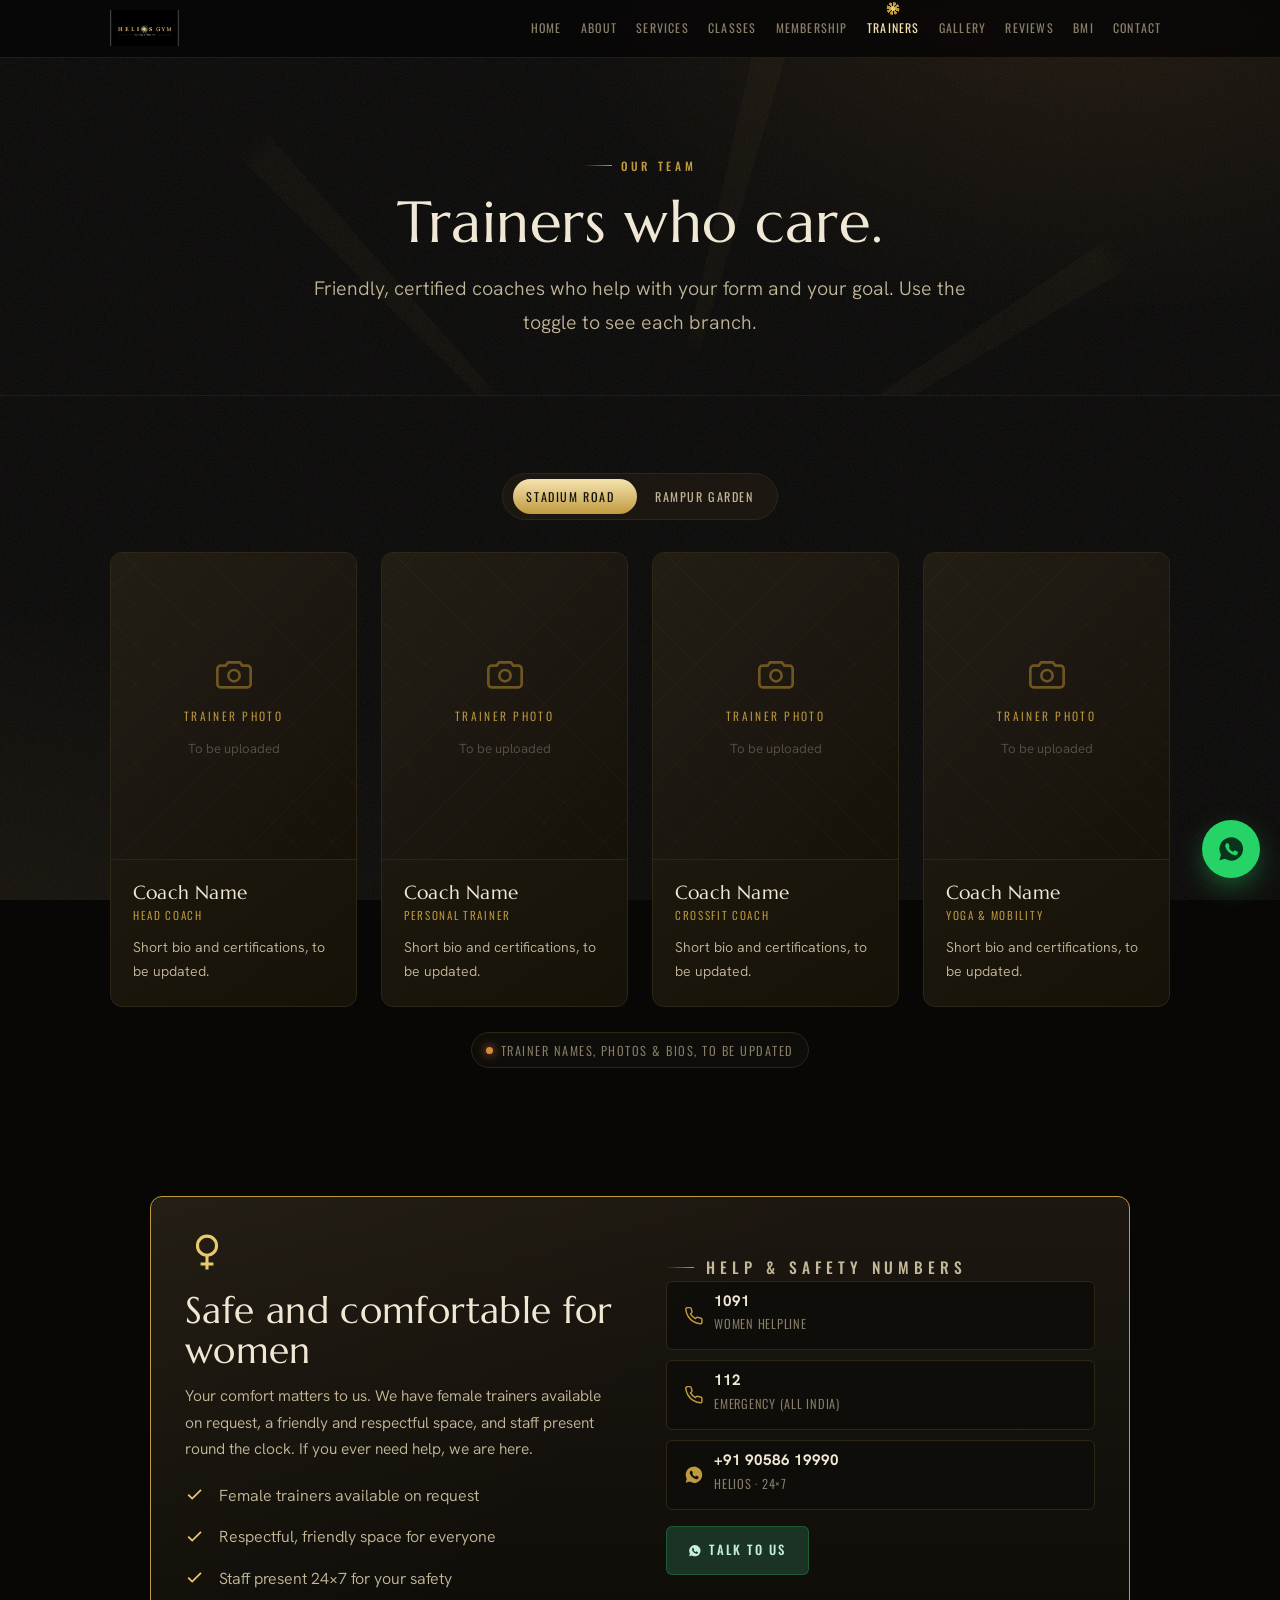
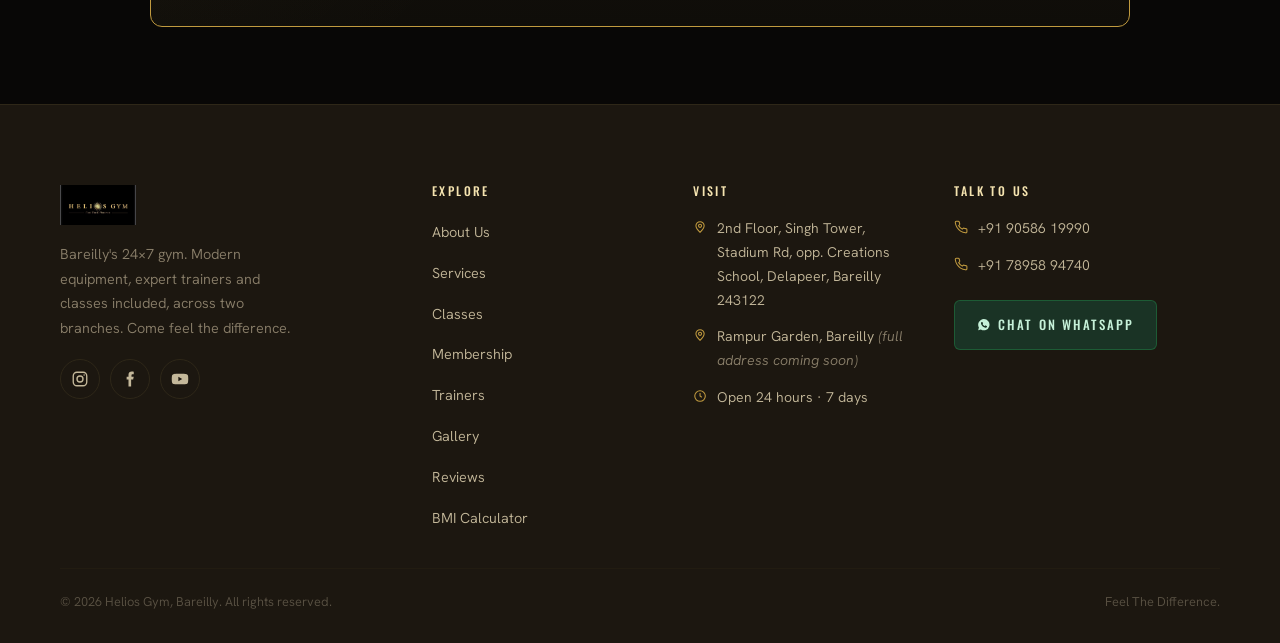
<file: trainers.html>
<!DOCTYPE html>
<html lang="en">
<head>
<meta charset="UTF-8">
<meta name="viewport" content="width=device-width, initial-scale=1.0">
<title>Our Trainers | Helios Gym Bareilly</title>
<meta name="description" content="Meet the trainers at Helios Gym Bareilly. Female trainers available for a safe, comfortable workout. Stadium Road and Rampur Garden.">
<link rel="icon" type="image/png" href="assets/img/favicon.png">
<link rel="preconnect" href="https://fonts.googleapis.com">
<link rel="preconnect" href="https://fonts.gstatic.com" crossorigin>
<link rel="stylesheet" href="assets/css/style.css">
</head>
<body>
<header class="topbar">
  <div class="topbar__in">
    <a class="brand" href="index.html"><img src="assets/img/logo-lockup.png" alt="Helios Gym, Feel The Difference"></a>
    <nav class="nav"><a href="index.html">Home</a><a href="about.html">About</a><a href="services.html">Services</a><a href="classes.html">Classes</a><a href="membership.html">Membership</a><a href="trainers.html" class="active">Trainers</a><a href="gallery.html">Gallery</a><a href="reviews.html">Reviews</a><a href="bmi.html">BMI</a><a href="contact.html">Contact</a></nav>
    <button class="burger" id="burger" aria-label="Open menu"><svg viewBox="0 0 24 24" fill="none" stroke="currentColor" stroke-width="2"><path d="M3 6h18M3 12h18M3 18h18"/></svg></button>
  </div>
</header>

<div class="mnav" id="mnav">
  <div class="mnav__top">
    <img src="assets/img/logo-lockup.png" alt="Helios Gym">
    <button class="mnav__close" id="mclose" aria-label="Close menu">&times;</button>
  </div>
  <a href="index.html"><span class="dot"></span>Home</a><a href="about.html"><span class="dot"></span>About</a><a href="services.html"><span class="dot"></span>Services</a><a href="classes.html"><span class="dot"></span>Classes</a><a href="membership.html"><span class="dot"></span>Membership</a><a href="trainers.html" class="active"><span class="dot"></span>Trainers</a><a href="gallery.html"><span class="dot"></span>Gallery</a><a href="reviews.html"><span class="dot"></span>Reviews</a><a href="bmi.html"><span class="dot"></span>BMI</a><a href="contact.html"><span class="dot"></span>Contact</a>
  <a class="btn btn--gold" data-wa="Hi Helios Gym! I'd like to book a FREE TRIAL session. Please share the available timings." target="_blank" rel="noopener">Book a Free Trial</a>
</div>
<section class="phead"><div class="ray-halo" aria-hidden="true"></div>
  <div class="phead__in reveal">
    <p class="eyebrow">Our Team</p>
    <h1>Trainers who care.</h1>
    <p class="lead">Friendly, certified coaches who help with your form and your goal. Use the toggle to see each branch.</p>
  </div>
</section>
<section class="section">
  <div class="wrap">
    <div class="center" style="margin-bottom:2rem">
      <div class="toggle" id="branchToggle"><span class="toggle__pill"></span><button class="on" type="button">Stadium Road</button><button type="button">Rampur Garden</button></div>
    </div>
    <div data-branch="0"><div class="grid g-4"><div class="trainer reveal"><div class="ph ph--sq"><svg viewBox="0 0 24 24" fill="none" stroke="currentColor" stroke-width="1.6"><path d="M4 7h3l1.5-2h7L17 7h3a2 2 0 0 1 2 2v9a2 2 0 0 1-2 2H4a2 2 0 0 1-2-2V9a2 2 0 0 1 2-2Z"/><circle cx="12" cy="13" r="3.4"/></svg><div class="ph__t">Trainer Photo</div><div class="ph__s">To be uploaded</div></div><div class="trainer__b"><h3>Coach Name</h3><div class="trainer__role">Head Coach</div><p>Short bio and certifications, to be updated.</p></div></div><div class="trainer reveal"><div class="ph ph--sq"><svg viewBox="0 0 24 24" fill="none" stroke="currentColor" stroke-width="1.6"><path d="M4 7h3l1.5-2h7L17 7h3a2 2 0 0 1 2 2v9a2 2 0 0 1-2 2H4a2 2 0 0 1-2-2V9a2 2 0 0 1 2-2Z"/><circle cx="12" cy="13" r="3.4"/></svg><div class="ph__t">Trainer Photo</div><div class="ph__s">To be uploaded</div></div><div class="trainer__b"><h3>Coach Name</h3><div class="trainer__role">Personal Trainer</div><p>Short bio and certifications, to be updated.</p></div></div><div class="trainer reveal"><div class="ph ph--sq"><svg viewBox="0 0 24 24" fill="none" stroke="currentColor" stroke-width="1.6"><path d="M4 7h3l1.5-2h7L17 7h3a2 2 0 0 1 2 2v9a2 2 0 0 1-2 2H4a2 2 0 0 1-2-2V9a2 2 0 0 1 2-2Z"/><circle cx="12" cy="13" r="3.4"/></svg><div class="ph__t">Trainer Photo</div><div class="ph__s">To be uploaded</div></div><div class="trainer__b"><h3>Coach Name</h3><div class="trainer__role">CrossFit Coach</div><p>Short bio and certifications, to be updated.</p></div></div><div class="trainer reveal"><div class="ph ph--sq"><svg viewBox="0 0 24 24" fill="none" stroke="currentColor" stroke-width="1.6"><path d="M4 7h3l1.5-2h7L17 7h3a2 2 0 0 1 2 2v9a2 2 0 0 1-2 2H4a2 2 0 0 1-2-2V9a2 2 0 0 1 2-2Z"/><circle cx="12" cy="13" r="3.4"/></svg><div class="ph__t">Trainer Photo</div><div class="ph__s">To be uploaded</div></div><div class="trainer__b"><h3>Coach Name</h3><div class="trainer__role">Yoga &amp; Mobility</div><p>Short bio and certifications, to be updated.</p></div></div></div></div>
    <div data-branch="1" style="display:none"><div class="grid g-4"><div class="trainer reveal"><div class="ph ph--sq"><svg viewBox="0 0 24 24" fill="none" stroke="currentColor" stroke-width="1.6"><path d="M4 7h3l1.5-2h7L17 7h3a2 2 0 0 1 2 2v9a2 2 0 0 1-2 2H4a2 2 0 0 1-2-2V9a2 2 0 0 1 2-2Z"/><circle cx="12" cy="13" r="3.4"/></svg><div class="ph__t">Trainer Photo</div><div class="ph__s">To be uploaded</div></div><div class="trainer__b"><h3>Coach Name</h3><div class="trainer__role">Branch Lead</div><p>Short bio and certifications, to be updated.</p></div></div><div class="trainer reveal"><div class="ph ph--sq"><svg viewBox="0 0 24 24" fill="none" stroke="currentColor" stroke-width="1.6"><path d="M4 7h3l1.5-2h7L17 7h3a2 2 0 0 1 2 2v9a2 2 0 0 1-2 2H4a2 2 0 0 1-2-2V9a2 2 0 0 1 2-2Z"/><circle cx="12" cy="13" r="3.4"/></svg><div class="ph__t">Trainer Photo</div><div class="ph__s">To be uploaded</div></div><div class="trainer__b"><h3>Coach Name</h3><div class="trainer__role">Personal Trainer</div><p>Short bio and certifications, to be updated.</p></div></div><div class="trainer reveal"><div class="ph ph--sq"><svg viewBox="0 0 24 24" fill="none" stroke="currentColor" stroke-width="1.6"><path d="M4 7h3l1.5-2h7L17 7h3a2 2 0 0 1 2 2v9a2 2 0 0 1-2 2H4a2 2 0 0 1-2-2V9a2 2 0 0 1 2-2Z"/><circle cx="12" cy="13" r="3.4"/></svg><div class="ph__t">Trainer Photo</div><div class="ph__s">To be uploaded</div></div><div class="trainer__b"><h3>Coach Name</h3><div class="trainer__role">Zumba Instructor</div><p>Short bio and certifications, to be updated.</p></div></div><div class="trainer reveal"><div class="ph ph--sq"><svg viewBox="0 0 24 24" fill="none" stroke="currentColor" stroke-width="1.6"><path d="M4 7h3l1.5-2h7L17 7h3a2 2 0 0 1 2 2v9a2 2 0 0 1-2 2H4a2 2 0 0 1-2-2V9a2 2 0 0 1 2-2Z"/><circle cx="12" cy="13" r="3.4"/></svg><div class="ph__t">Trainer Photo</div><div class="ph__s">To be uploaded</div></div><div class="trainer__b"><h3>Coach Name</h3><div class="trainer__role">Diet &amp; Nutrition</div><p>Short bio and certifications, to be updated.</p></div></div></div></div>
    <div class="center"><span class="note" style="margin-top:1.6rem">Trainer names, photos &amp; bios, to be updated</span></div>
  </div>
</section>

<section class="section--tight" style="padding-bottom:clamp(44px,6vw,80px)">
  <div class="wrap">
    <div class="card safe reveal" style="max-width:980px;margin:0 auto">
      <div class="split">
        <div>
          <div class="ico" style="color:var(--gold);width:44px;height:44px;margin-bottom:1rem"><svg viewBox="0 0 24 24" fill="none" stroke="currentColor" stroke-width="1.7"><circle cx="12" cy="8" r="5.2"/><path d="M12 13.2V21M8.5 18h7"/></svg></div>
          <h2 style="font-size:clamp(1.7rem,3vw,2.3rem)">Safe and comfortable for women</h2>
          <p style="color:var(--bone-dim);margin-top:.8rem">Your comfort matters to us. We have female trainers available on request, a friendly and respectful space, and staff present round the clock. If you ever need help, we are here.</p>
          <ul class="ticks" style="margin-top:1.2rem">
            <li><svg viewBox="0 0 24 24" fill="none" stroke="currentColor" stroke-width="2.2"><path d="M20 6 9 17l-5-5"/></svg><span>Female trainers available on request</span></li>
            <li><svg viewBox="0 0 24 24" fill="none" stroke="currentColor" stroke-width="2.2"><path d="M20 6 9 17l-5-5"/></svg><span>Respectful, friendly space for everyone</span></li>
            <li><svg viewBox="0 0 24 24" fill="none" stroke="currentColor" stroke-width="2.2"><path d="M20 6 9 17l-5-5"/></svg><span>Staff present 24×7 for your safety</span></li>
          </ul>
        </div>
        <div>
          <p class="eyebrow">Help &amp; safety numbers</p>
          <div class="helplines" style="flex-direction:column">
            <div class="help"><svg viewBox="0 0 24 24" fill="none" stroke="currentColor" stroke-width="1.8"><path d="M22 16.9v3a2 2 0 0 1-2.2 2 19.8 19.8 0 0 1-8.6-3 19.5 19.5 0 0 1-6-6 19.8 19.8 0 0 1-3-8.6A2 2 0 0 1 4.1 2H7a2 2 0 0 1 2 1.7c.1.9.4 1.8.7 2.7a2 2 0 0 1-.5 2.1L8 9.6a16 16 0 0 0 6 6l1.1-1.1a2 2 0 0 1 2.1-.5c.9.3 1.8.6 2.7.7A2 2 0 0 1 22 16.9Z"/></svg><div><b>1091</b><span>Women Helpline</span></div></div>
            <div class="help"><svg viewBox="0 0 24 24" fill="none" stroke="currentColor" stroke-width="1.8"><path d="M22 16.9v3a2 2 0 0 1-2.2 2 19.8 19.8 0 0 1-8.6-3 19.5 19.5 0 0 1-6-6 19.8 19.8 0 0 1-3-8.6A2 2 0 0 1 4.1 2H7a2 2 0 0 1 2 1.7c.1.9.4 1.8.7 2.7a2 2 0 0 1-.5 2.1L8 9.6a16 16 0 0 0 6 6l1.1-1.1a2 2 0 0 1 2.1-.5c.9.3 1.8.6 2.7.7A2 2 0 0 1 22 16.9Z"/></svg><div><b>112</b><span>Emergency (All India)</span></div></div>
            <div class="help"><svg viewBox="0 0 24 24" fill="currentColor"><path d="M12 2a10 10 0 0 0-8.6 15l-1.3 4.7 4.8-1.3A10 10 0 1 0 12 2Zm5.6 14.2c-.2.6-1.2 1.2-1.7 1.2-.4 0-1 .1-3.2-.9-2.7-1.2-4.4-4-4.5-4.2-.1-.2-1.1-1.5-1.1-2.8 0-1.3.7-1.9 1-2.2.2-.2.5-.3.7-.3h.5c.2 0 .4 0 .6.5l.8 2c.1.2.1.4 0 .5l-.4.6c-.1.2-.3.3-.1.6.1.3.7 1.1 1.4 1.8.9.8 1.7 1.1 2 1.2.2.1.4.1.5-.1l.7-.8c.2-.2.3-.2.6-.1l1.9.9c.3.1.4.2.5.3.1.2.1.7-.1 1.3Z"/></svg><div><b>+91 90586 19990</b><span>Helios · 24×7</span></div></div>
          </div>
          <a class="btn btn--wa" style="margin-top:1rem" data-wa="Hi Helios Gym! I have a question about safety and female trainers." target="_blank" rel="noopener"><svg viewBox="0 0 24 24" fill="currentColor"><path d="M12 2a10 10 0 0 0-8.6 15l-1.3 4.7 4.8-1.3A10 10 0 1 0 12 2Zm5.6 14.2c-.2.6-1.2 1.2-1.7 1.2-.4 0-1 .1-3.2-.9-2.7-1.2-4.4-4-4.5-4.2-.1-.2-1.1-1.5-1.1-2.8 0-1.3.7-1.9 1-2.2.2-.2.5-.3.7-.3h.5c.2 0 .4 0 .6.5l.8 2c.1.2.1.4 0 .5l-.4.6c-.1.2-.3.3-.1.6.1.3.7 1.1 1.4 1.8.9.8 1.7 1.1 2 1.2.2.1.4.1.5-.1l.7-.8c.2-.2.3-.2.6-.1l1.9.9c.3.1.4.2.5.3.1.2.1.7-.1 1.3Z"/></svg> Talk to us</a>
        </div>
      </div>
    </div>
  </div>
</section>
<footer class="foot">
  <div class="foot__in">
    <div class="foot__brand">
      <img src="assets/img/logo-lockup.png" alt="Helios Gym">
      <p>Bareilly's 24×7 gym. Modern equipment, expert trainers and classes included, across two branches. Come feel the difference.</p>
      <div class="socials">
        <a href="https://www.instagram.com/helios___gym/" target="_blank" rel="noopener" aria-label="Instagram"><svg viewBox="0 0 24 24" fill="none" stroke="currentColor" stroke-width="1.8"><rect x="3" y="3" width="18" height="18" rx="5"/><circle cx="12" cy="12" r="4"/><circle cx="17.5" cy="6.5" r="1" fill="currentColor" stroke="none"/></svg></a>
        <a href="https://www.facebook.com/heliosgymbareilly/" target="_blank" rel="noopener" aria-label="Facebook"><svg viewBox="0 0 24 24" fill="currentColor"><path d="M14 9V7c0-1 .3-1.5 1.6-1.5H17V2.2C16.4 2.1 15.4 2 14.3 2 11.8 2 10 3.5 10 6.4V9H7.5v3.5H10V22h3.5v-9.5h2.7L17 9h-3Z"/></svg></a>
        <a href="https://www.youtube.com/channel/UCYJMLNO86TLJQHvs97AvvQQ" target="_blank" rel="noopener" aria-label="YouTube"><svg viewBox="0 0 24 24" fill="currentColor"><path d="M23 12s0-3.2-.4-4.7a2.5 2.5 0 0 0-1.8-1.8C19.3 5 12 5 12 5s-7.3 0-8.8.5A2.5 2.5 0 0 0 1.4 7.3C1 8.8 1 12 1 12s0 3.2.4 4.7a2.5 2.5 0 0 0 1.8 1.8C4.7 19 12 19 12 19s7.3 0 8.8-.5a2.5 2.5 0 0 0 1.8-1.8C23 15.2 23 12 23 12ZM9.8 15V9l5.2 3-5.2 3Z"/></svg></a>
      </div>
    </div>
    <div>
      <h4>Explore</h4>
      <ul>
        <li><a href="about.html">About Us</a></li>
        <li><a href="services.html">Services</a></li>
        <li><a href="classes.html">Classes</a></li>
        <li><a href="membership.html">Membership</a></li>
        <li><a href="trainers.html">Trainers</a></li>
        <li><a href="gallery.html">Gallery</a></li>
        <li><a href="reviews.html">Reviews</a></li>
        <li><a href="bmi.html">BMI Calculator</a></li>
      </ul>
    </div>
    <div>
      <h4>Visit</h4>
      <div class="foot__row"><svg viewBox="0 0 24 24" fill="none" stroke="currentColor" stroke-width="1.8"><path d="M12 21s7-6.2 7-11a7 7 0 1 0-14 0c0 4.8 7 11 7 11Z"/><circle cx="12" cy="10" r="2.6"/></svg><span>2nd Floor, Singh Tower, Stadium Rd, opp. Creations School, Delapeer, Bareilly 243122</span></div>
      <div class="foot__row"><svg viewBox="0 0 24 24" fill="none" stroke="currentColor" stroke-width="1.8"><path d="M12 21s7-6.2 7-11a7 7 0 1 0-14 0c0 4.8 7 11 7 11Z"/><circle cx="12" cy="10" r="2.6"/></svg><span>Rampur Garden, Bareilly <em class="muted">(full address coming soon)</em></span></div>
      <div class="foot__row"><svg viewBox="0 0 24 24" fill="none" stroke="currentColor" stroke-width="1.8"><circle cx="12" cy="12" r="9"/><path d="M12 7v5l3 2"/></svg><span>Open 24 hours · 7 days</span></div>
    </div>
    <div>
      <h4>Talk to us</h4>
      <div class="foot__row"><svg viewBox="0 0 24 24" fill="none" stroke="currentColor" stroke-width="1.8"><path d="M22 16.9v3a2 2 0 0 1-2.2 2 19.8 19.8 0 0 1-8.6-3 19.5 19.5 0 0 1-6-6 19.8 19.8 0 0 1-3-8.6A2 2 0 0 1 4.1 2H7a2 2 0 0 1 2 1.7c.1.9.4 1.8.7 2.7a2 2 0 0 1-.5 2.1L8 9.6a16 16 0 0 0 6 6l1.1-1.1a2 2 0 0 1 2.1-.5c.9.3 1.8.6 2.7.7A2 2 0 0 1 22 16.9Z"/></svg><a href="tel:+919058619990">+91 90586 19990</a></div>
      <div class="foot__row"><svg viewBox="0 0 24 24" fill="none" stroke="currentColor" stroke-width="1.8"><path d="M22 16.9v3a2 2 0 0 1-2.2 2 19.8 19.8 0 0 1-8.6-3 19.5 19.5 0 0 1-6-6 19.8 19.8 0 0 1-3-8.6A2 2 0 0 1 4.1 2H7a2 2 0 0 1 2 1.7c.1.9.4 1.8.7 2.7a2 2 0 0 1-.5 2.1L8 9.6a16 16 0 0 0 6 6l1.1-1.1a2 2 0 0 1 2.1-.5c.9.3 1.8.6 2.7.7A2 2 0 0 1 22 16.9Z"/></svg><a href="tel:+917895894740">+91 78958 94740</a></div>
      <a class="btn btn--wa" style="margin-top:10px" data-wa="Hi Helios Gym! I'd like to book a FREE TRIAL session. Please share the available timings." target="_blank" rel="noopener"><svg viewBox="0 0 24 24" fill="currentColor"><path d="M12 2a10 10 0 0 0-8.6 15l-1.3 4.7 4.8-1.3A10 10 0 1 0 12 2Zm5.6 14.2c-.2.6-1.2 1.2-1.7 1.2-.4 0-1 .1-3.2-.9-2.7-1.2-4.4-4-4.5-4.2-.1-.2-1.1-1.5-1.1-2.8 0-1.3.7-1.9 1-2.2.2-.2.5-.3.7-.3h.5c.2 0 .4 0 .6.5l.8 2c.1.2.1.4 0 .5l-.4.6c-.1.2-.3.3-.1.6.1.3.7 1.1 1.4 1.8.9.8 1.7 1.1 2 1.2.2.1.4.1.5-.1l.7-.8c.2-.2.3-.2.6-.1l1.9.9c.3.1.4.2.5.3.1.2.1.7-.1 1.3Z"/></svg> Chat on WhatsApp</a>
    </div>
  </div>
  <div class="foot__base">
    <span>© <span id="yr">2026</span> Helios Gym, Bareilly. All rights reserved.</span>
    <span>Feel The Difference.</span>
  </div>
</footer>

<div class="wa-float">
  <div class="wa-float__menu" id="waMenu">
    <a href="https://wa.me/919058619990?text=Hi%20Helios%20Gym!%20I'd%20like%20to%20know%20more." target="_blank" rel="noopener"><svg viewBox="0 0 24 24" fill="currentColor"><path d="M12 2a10 10 0 0 0-8.6 15l-1.3 4.7 4.8-1.3A10 10 0 1 0 12 2Zm5.6 14.2c-.2.6-1.2 1.2-1.7 1.2-.4 0-1 .1-3.2-.9-2.7-1.2-4.4-4-4.5-4.2-.1-.2-1.1-1.5-1.1-2.8 0-1.3.7-1.9 1-2.2.2-.2.5-.3.7-.3h.5c.2 0 .4 0 .6.5l.8 2c.1.2.1.4 0 .5l-.4.6c-.1.2-.3.3-.1.6.1.3.7 1.1 1.4 1.8.9.8 1.7 1.1 2 1.2.2.1.4.1.5-.1l.7-.8c.2-.2.3-.2.6-.1l1.9.9c.3.1.4.2.5.3.1.2.1.7-.1 1.3Z"/></svg><span>Stadium Road<small>+91 90586 19990</small></span></a>
    <a href="https://wa.me/917895894740?text=Hi%20Helios%20Gym!%20I'd%20like%20to%20know%20more." target="_blank" rel="noopener"><svg viewBox="0 0 24 24" fill="currentColor"><path d="M12 2a10 10 0 0 0-8.6 15l-1.3 4.7 4.8-1.3A10 10 0 1 0 12 2Zm5.6 14.2c-.2.6-1.2 1.2-1.7 1.2-.4 0-1 .1-3.2-.9-2.7-1.2-4.4-4-4.5-4.2-.1-.2-1.1-1.5-1.1-2.8 0-1.3.7-1.9 1-2.2.2-.2.5-.3.7-.3h.5c.2 0 .4 0 .6.5l.8 2c.1.2.1.4 0 .5l-.4.6c-.1.2-.3.3-.1.6.1.3.7 1.1 1.4 1.8.9.8 1.7 1.1 2 1.2.2.1.4.1.5-.1l.7-.8c.2-.2.3-.2.6-.1l1.9.9c.3.1.4.2.5.3.1.2.1.7-.1 1.3Z"/></svg><span>Rampur Garden<small>+91 78958 94740</small></span></a>
  </div>
  <button class="wa-float__btn" id="waFab" aria-label="Chat on WhatsApp"><svg viewBox="0 0 24 24" fill="currentColor"><path d="M12 2a10 10 0 0 0-8.6 15l-1.3 4.7 4.8-1.3A10 10 0 1 0 12 2Zm5.6 14.2c-.2.6-1.2 1.2-1.7 1.2-.4 0-1 .1-3.2-.9-2.7-1.2-4.4-4-4.5-4.2-.1-.2-1.1-1.5-1.1-2.8 0-1.3.7-1.9 1-2.2.2-.2.5-.3.7-.3h.5c.2 0 .4 0 .6.5l.8 2c.1.2.1.4 0 .5l-.4.6c-.1.2-.3.3-.1.6.1.3.7 1.1 1.4 1.8.9.8 1.7 1.1 2 1.2.2.1.4.1.5-.1l.7-.8c.2-.2.3-.2.6-.1l1.9.9c.3.1.4.2.5.3.1.2.1.7-.1 1.3Z"/></svg></button>
</div>
<script src="assets/js/main.js"></script>
</body></html>
</file>
<file: assets/css/style.css>
/* ============================================================
   HELIOS GYM v2 — Complete rebuild after 20-point audit
   Key fixes: visibility, depth, section rhythm, premium feel
   ============================================================ */

@import url('https://fonts.googleapis.com/css2?family=Marcellus&family=Oswald:wght@300;400;500;600;700&family=Hanken+Grotesk:ital,wght@0,300..800;1,400&display=swap');

:root{
  --ink:        #080706;
  --ink-2:      #0f0d09;
  --panel:      #161208;
  --panel-2:    #1c1710;
  --panel-3:    #231e14;
  --line:       #2e2718;
  --line-soft:  #221c11;

  --gold:       #e8c96e;
  --gold-soft:  #f5e4b0;
  --gold-deep:  #c09a3f;
  --gold-dim:   #9a7a2c;
  --bronze:     #8a6a28;
  --ember:      #d98a3a;

  --bone:       #f0e8d5;
  --bone-dim:   #c4b89a;
  --muted:      #8a7f6a;
  --muted-2:    #5a5244;

  --green:      #25d366;
  --green-bg:   #1a3325;

  --display:'Marcellus','Times New Roman',serif;
  --label:'Oswald','Arial Narrow',sans-serif;
  --body:'Hanken Grotesk',system-ui,sans-serif;

  --maxw:1180px;
  --gutter:clamp(18px,5vw,60px);
  --radius:6px;
  --radius-lg:12px;
  --t:.38s cubic-bezier(.2,.8,.2,1);

  --shadow-sm:0 4px 20px rgba(0,0,0,.5);
  --shadow:0 20px 60px -10px rgba(0,0,0,.8);
  --shadow-gold:0 0 40px -6px rgba(192,154,63,.4);
  --glow:0 0 60px -10px rgba(232,201,110,.3);
}

*{box-sizing:border-box;margin:0;padding:0}
html{scroll-behavior:smooth}
body{
  background:var(--ink);
  color:var(--bone);
  font-family:var(--body);
  font-size:17px;
  line-height:1.7;
  font-weight:350;
  -webkit-font-smoothing:antialiased;
  overflow-x:hidden;
}
img{max-width:100%;display:block}
a{color:inherit;text-decoration:none}
::selection{background:var(--gold);color:#12100a}

/* ---- ambient background warmth ---- */
body::before{
  content:"";position:fixed;inset:0;z-index:-2;pointer-events:none;
  background:
    radial-gradient(ellipse 900px 600px at 85% -5%,rgba(210,140,50,.12),transparent 60%),
    radial-gradient(ellipse 1100px 700px at -5% 110%,rgba(184,146,61,.09),transparent 55%),
    var(--ink);
}

/* ---- subtle grain ---- */
body::after{
  content:"";position:fixed;inset:0;z-index:-1;pointer-events:none;
  opacity:.22;
  background-image:url("data:image/svg+xml,%3Csvg xmlns='http://www.w3.org/2000/svg' width='300' height='300'%3E%3Cfilter id='n'%3E%3CfeTurbulence type='fractalNoise' baseFrequency='.9' numOctaves='4' stitchTiles='stitch'/%3E%3C/filter%3E%3Crect width='300' height='300' filter='url(%23n)' opacity='.4'/%3E%3C/svg%3E");
  background-repeat:repeat;
  mix-blend-mode:screen;
}

/* ============================================================
   TYPOGRAPHY
   ============================================================ */
h1,h2,h3,h4{font-family:var(--display);font-weight:400;line-height:1.08;letter-spacing:.01em}
h1{font-size:clamp(2.6rem,6.5vw,4.8rem)}
h2{font-size:clamp(1.9rem,4vw,3.1rem)}
h3{font-size:clamp(1.2rem,2vw,1.6rem)}
h4{font-size:1.1rem}
p{line-height:1.7}

.eyebrow{
  display:inline-flex;align-items:center;gap:.8em;
  font-family:var(--label);font-weight:500;text-transform:uppercase;
  letter-spacing:.32em;font-size:.72rem;color:var(--gold-deep);margin-bottom:1rem;
}
.eyebrow::before{content:"";width:28px;height:1px;background:linear-gradient(90deg,transparent,var(--gold-deep))}

.lead{font-size:clamp(1.02rem,1.6vw,1.22rem);color:var(--bone-dim);font-weight:330;max-width:64ch;line-height:1.75}
.muted{color:var(--muted)}

.gilt{
  background:linear-gradient(165deg,var(--gold-soft) 0%,var(--gold) 40%,var(--gold-deep) 100%);
  -webkit-background-clip:text;background-clip:text;color:transparent;
  display:inline;
}

/* ============================================================
   LAYOUT
   ============================================================ */
.wrap{max-width:var(--maxw);margin:0 auto;padding-inline:var(--gutter)}
.section{padding-block:clamp(44px,6vw,80px)}
.section--tight{padding-block:clamp(30px,4vw,52px)}
.section--flush{padding-block:0}
.section-head{max-width:720px;margin:0 auto clamp(40px,6vw,64px);text-align:center}
.section-head .lead{margin:1.1rem auto 0;text-align:center}
.center{text-align:center}
.grid{display:grid;gap:clamp(16px,2vw,24px)}
.g-2{grid-template-columns:repeat(2,1fr)}
.g-3{grid-template-columns:repeat(3,1fr)}
.g-4{grid-template-columns:repeat(4,1fr)}

/* ---- sun divider ---- */
.sun-rule{display:flex;align-items:center;justify-content:center;gap:20px;color:var(--gold-dim);margin-bottom:1.6rem}
.sun-rule::before,.sun-rule::after{content:"";height:1px;flex:1;max-width:200px;background:linear-gradient(90deg,transparent,var(--bronze))}
.sun-rule::after{background:linear-gradient(90deg,var(--bronze),transparent)}
.sun-rule .sun-mini{width:22px;height:22px;flex:none}

/* ============================================================
   BUTTONS
   ============================================================ */
.btn{
  display:inline-flex;align-items:center;gap:.6em;cursor:pointer;border:none;
  font-family:var(--label);font-weight:500;text-transform:uppercase;letter-spacing:.16em;
  font-size:.8rem;padding:1em 1.7em;border-radius:var(--radius);
  transition:transform var(--t),box-shadow var(--t),background var(--t),color var(--t),border-color var(--t);
  white-space:nowrap;position:relative;overflow:hidden;
}
.btn svg{width:1.05em;height:1.05em;flex:none}

.btn--gold{
  background:linear-gradient(180deg,#f5e4b0,#c09a3f 60%,#9a7a2c);
  color:#1a1205;box-shadow:var(--shadow-gold),inset 0 1px 0 rgba(255,255,255,.25);
}
.btn--gold:hover{transform:translateY(-3px) scale(1.02);box-shadow:0 0 60px -6px rgba(192,154,63,.6),inset 0 1px 0 rgba(255,255,255,.25)}
.btn--gold::after{content:"";position:absolute;inset:0;background:linear-gradient(180deg,rgba(255,255,255,.12),transparent 50%);pointer-events:none}

.btn--ghost{background:transparent;color:var(--bone);border:1px solid var(--line)}
.btn--ghost:hover{border-color:var(--gold-dim);color:var(--gold-soft);transform:translateY(-2px)}

.btn--wa{background:var(--green-bg);color:#c5f0d8;border:1px solid rgba(37,211,102,.25)}
.btn--wa:hover{background:#224032;transform:translateY(-2px);border-color:rgba(37,211,102,.5)}

.btn--block{width:100%;justify-content:center}

/* ============================================================
   HEADER + SUN NAV
   ============================================================ */
.topbar{
  position:sticky;top:0;z-index:60;
  background:rgba(8,7,6,.85);backdrop-filter:blur(16px) saturate(1.4);
  border-bottom:1px solid var(--line-soft);
}
.topbar__in{
  display:flex;align-items:center;justify-content:space-between;gap:16px;
  max-width:var(--maxw);margin:0 auto;padding:.65rem var(--gutter);
}
.brand img{height:36px;width:auto}
.nav{display:flex;align-items:center;gap:2px}
.nav a{
  position:relative;
  font-family:var(--label);text-transform:uppercase;letter-spacing:.1em;font-size:.75rem;font-weight:400;
  color:var(--muted);padding:.55em .72em;border-radius:var(--radius);
  transition:color var(--t);display:inline-flex;align-items:center;
}
.nav a:hover{color:var(--gold-soft)}
.nav a.active{color:var(--gold-soft)}

/* sun marker above active tab */
.nav a::before{
  content:"";position:absolute;left:50%;top:-10px;translate:-50% 0;
  width:13px;height:13px;opacity:0;scale:.3;
  transition:opacity .3s,scale .4s var(--t);
  background:
    radial-gradient(circle,var(--gold) 0 24%,transparent 28%),
    conic-gradient(from 0deg,
      var(--gold-deep) 0 9%,transparent 9% 12.5%,
      var(--gold-deep) 12.5% 21%,transparent 21% 25%,
      var(--gold-deep) 25% 34%,transparent 34% 37.5%,
      var(--gold-deep) 37.5% 46%,transparent 46% 50%,
      var(--gold-deep) 50% 59%,transparent 59% 62.5%,
      var(--gold-deep) 62.5% 71%,transparent 71% 75%,
      var(--gold-deep) 75% 84%,transparent 84% 87.5%,
      var(--gold-deep) 87.5% 96%,transparent 96%);
  border-radius:50%;
}
.nav a:hover::before,.nav a.active::before{opacity:1;scale:1}

.nav-cta{margin-left:10px;padding:.72em 1.1em;font-size:.75rem}

.burger{display:none;background:none;border:1px solid var(--line);border-radius:var(--radius);
  width:42px;height:38px;cursor:pointer;color:var(--gold-soft);align-items:center;justify-content:center}
.burger svg{width:20px;height:20px}

/* mobile drawer */
.mnav{position:fixed;inset:0;z-index:90;background:rgba(6,5,4,.97);backdrop-filter:blur(10px);
  display:none;flex-direction:column;padding:28px var(--gutter);overflow:auto;
  border-right:1px solid var(--line)}
.mnav.open{display:flex}
.mnav__top{display:flex;justify-content:space-between;align-items:center;margin-bottom:36px}
.mnav__top img{height:34px}
.mnav__close{background:none;border:1px solid var(--line);border-radius:var(--radius);
  width:44px;height:44px;color:var(--bone-dim);cursor:pointer;font-size:1.4rem;display:flex;align-items:center;justify-content:center}
.mnav a{font-family:var(--display);font-size:2rem;color:var(--bone-dim);padding:.4em 0;
  border-bottom:1px solid var(--line-soft);display:flex;align-items:center;gap:.7em;
  transition:color var(--t)}
.mnav a .dot{width:8px;height:8px;border-radius:50%;background:var(--bronze);flex:none}
.mnav a.active,.mnav a:hover{color:var(--gold-soft)}
.mnav a.active .dot{background:var(--gold);box-shadow:0 0 12px var(--gold)}
.mnav .btn{margin-top:28px}

/* ============================================================
   HERO
   ============================================================ */
.hero{position:relative;overflow:hidden;min-height:90vh;display:flex;align-items:center}
.hero__bg{position:absolute;inset:0;z-index:0}
.hero__bg::before{
  content:"";position:absolute;inset:0;
  background:
    radial-gradient(ellipse 120% 100% at 50% -20%,rgba(210,150,50,.2),transparent 55%),
    radial-gradient(ellipse 60% 60% at 50% 50%,rgba(16,12,4,.4),transparent 70%);
}

/* ray halo */
.ray-halo{
  position:absolute;left:50%;top:-25%;translate:-50% 0;
  width:min(160vw,1200px);aspect-ratio:1;z-index:0;pointer-events:none;
  opacity:.45;
  background:conic-gradient(from 0deg,
    transparent 0 3.5%,rgba(232,201,110,.12) 3.5% 4.5%,
    transparent 4.5% 15.5%,rgba(232,201,110,.12) 15.5% 16.5%,
    transparent 16.5% 27.5%,rgba(232,201,110,.12) 27.5% 28.5%,
    transparent 28.5% 39.5%,rgba(232,201,110,.12) 39.5% 40.5%,
    transparent 40.5% 51.5%,rgba(232,201,110,.12) 51.5% 52.5%,
    transparent 52.5% 63.5%,rgba(232,201,110,.12) 63.5% 64.5%,
    transparent 64.5% 75.5%,rgba(232,201,110,.12) 75.5% 76.5%,
    transparent 76.5% 87.5%,rgba(232,201,110,.12) 87.5% 88.5%,transparent 88.5%);
  -webkit-mask:radial-gradient(circle,transparent 24%,#000 28%,#000 64%,transparent 68%);
  mask:radial-gradient(circle,transparent 24%,#000 28%,#000 64%,transparent 68%);
  animation:spin 90s linear infinite;
}
@keyframes spin{to{rotate:360deg}}

.hero__in{
  position:relative;z-index:2;
  max-width:var(--maxw);margin:0 auto;width:100%;
  padding:clamp(56px,8vw,104px) var(--gutter) clamp(44px,6vw,76px);
  text-align:center;
}
.hero h1{margin:.3em auto .4em;max-width:15ch}
.hero .tagline{
  font-family:var(--display);font-style:italic;
  font-size:clamp(1.05rem,2.2vw,1.6rem);color:var(--gold-soft);letter-spacing:.04em;
  margin-bottom:1.6rem;opacity:.9;
}
.hero .lead{margin:0 auto 2.4rem;text-align:center}
.hero__cta{display:flex;gap:14px;justify-content:center;flex-wrap:wrap}

/* Interior page header */
.phead{
  position:relative;text-align:center;overflow:hidden;
  padding:clamp(48px,7vw,88px) var(--gutter) clamp(34px,4.5vw,56px);
  border-bottom:1px solid var(--line-soft);
}
.phead--left{text-align:left}
.phead--left .phead__in{margin:0;max-width:820px}
.phead--left .eyebrow{justify-content:flex-start}
.phead--left .lead{margin-inline:0;text-align:left}
.phead .ray-halo{opacity:.28;top:-30%}
.phead__in{position:relative;z-index:2;max-width:740px;margin:0 auto}
.phead h1{font-size:clamp(2.2rem,5vw,3.6rem)}
.phead .lead{margin:1.1rem auto 0;text-align:center}

/* ============================================================
   STATS BAR
   ============================================================ */
.stats{
  display:grid;grid-template-columns:repeat(4,1fr);
  background:var(--panel-2);
  border-block:1px solid var(--line);
  gap:1px;
}
.stats::before,.stats::after{display:none}
.stat{
  background:var(--panel);
  padding:clamp(28px,4.5vw,50px) 20px;
  text-align:center;
  position:relative;
}
.stat::after{content:"";position:absolute;bottom:0;left:50%;translate:-50% 0;
  width:40px;height:2px;background:linear-gradient(90deg,transparent,var(--gold-dim),transparent);
  opacity:0;transition:opacity var(--t)}
.stat:hover::after{opacity:1}
.stat__num{
  font-family:var(--display);font-size:clamp(2.2rem,4.5vw,3.4rem);
  color:var(--gold-soft);line-height:1;margin-bottom:.5rem;
}
.stat__num small{font-size:.45em;color:var(--gold-deep);font-family:var(--label);letter-spacing:.05em}
.stat__label{font-family:var(--label);text-transform:uppercase;letter-spacing:.22em;font-size:.68rem;color:var(--muted)}

/* ============================================================
   CARDS — highly visible on dark
   ============================================================ */
.card{
  background:linear-gradient(145deg,var(--panel-3) 0%,var(--panel) 50%,var(--ink-2) 100%);
  border:1px solid var(--line);
  border-radius:var(--radius-lg);
  padding:clamp(24px,3vw,34px);
  transition:border-color var(--t),transform var(--t),box-shadow var(--t);
  position:relative;overflow:hidden;
}
.card::before{
  content:"";position:absolute;inset:0;
  background:linear-gradient(135deg,rgba(232,201,110,.04) 0%,transparent 50%);
  pointer-events:none;border-radius:inherit;
}
.card:hover{border-color:var(--gold-dim);transform:translateY(-4px);box-shadow:0 20px 50px -15px rgba(0,0,0,.7),var(--shadow-gold)}
.card h3{margin-bottom:.6rem;font-size:clamp(1.1rem,1.8vw,1.45rem)}
.card p{color:var(--bone-dim);font-size:.97rem;margin:0}
.card .ico{width:48px;height:48px;color:var(--gold);margin-bottom:1.2rem}
.card .ico svg{width:100%;height:100%}

/* ============================================================
   PROGRAM CARDS
   ============================================================ */
.prog{
  position:relative;overflow:hidden;
  background:linear-gradient(145deg,var(--panel-3),var(--panel-2));
  border:1px solid var(--line);border-radius:var(--radius-lg);
  padding:clamp(26px,3.5vw,38px);
  transition:transform var(--t),border-color var(--t),box-shadow var(--t);
}
.prog:hover{transform:translateY(-5px);border-color:var(--gold-dim);box-shadow:var(--shadow-gold)}
.prog__num{font-family:var(--label);font-weight:600;font-size:.7rem;color:var(--bronze);letter-spacing:.22em;margin-bottom:.5rem}
.prog h3{font-size:1.35rem;margin:.3rem 0 .7rem}
.prog p{color:var(--bone-dim);font-size:.95rem;margin:0}
.prog .ico{width:44px;height:44px;color:var(--gold);margin-bottom:.8rem}
.prog .ico svg{width:100%;height:100%}
/* glowing corner */
.prog__glow{
  position:absolute;right:-30px;top:-30px;width:130px;height:130px;
  border-radius:50%;
  background:radial-gradient(circle,rgba(210,140,50,.22),transparent 65%);
  pointer-events:none;
}

/* ============================================================
   MEMBERSHIP / PRICING CARDS
   ============================================================ */
.plans{display:grid;grid-template-columns:repeat(4,1fr);gap:16px;align-items:end}
.plan{
  background:linear-gradient(160deg,var(--panel-3),var(--panel));
  border:1px solid var(--line);
  border-radius:var(--radius-lg);padding:clamp(22px,2.8vw,32px);
  display:flex;flex-direction:column;
  transition:transform var(--t),border-color var(--t),box-shadow var(--t);
}
.plan:hover{transform:translateY(-6px);border-color:var(--gold-dim);box-shadow:var(--shadow-gold)}
.plan--feat{
  border-color:var(--gold-deep);
  background:linear-gradient(160deg,var(--panel-3),var(--panel-2));
  box-shadow:var(--shadow-gold),var(--shadow);
  position:relative;padding-top:2.8rem;
}
.plan--feat::before{
  content:"Best Value";position:absolute;top:-12px;left:50%;translate:-50% 0;
  font-family:var(--label);text-transform:uppercase;letter-spacing:.18em;font-size:.65rem;
  background:linear-gradient(180deg,var(--gold-soft),var(--gold-deep));
  color:#12100a;padding:.42em 1.2em;border-radius:100px;white-space:nowrap;
  box-shadow:0 4px 20px rgba(192,154,63,.5);
}
.plan__name{font-family:var(--label);text-transform:uppercase;letter-spacing:.2em;font-size:.8rem;color:var(--gold-soft);margin-bottom:.5rem}
.plan__price{font-family:var(--display);font-size:clamp(2rem,3.5vw,2.8rem);color:var(--bone);line-height:1;margin-bottom:.2rem}
.plan__price span{font-size:.38em;color:var(--muted);font-family:var(--label);letter-spacing:.08em}
.plan__per{color:var(--muted);font-size:.82rem;margin-bottom:1.2rem;padding-bottom:1.2rem;border-bottom:1px solid var(--line)}
.plan ul{list-style:none;display:grid;gap:.55rem;margin-bottom:1.5rem}
.plan li{font-size:.9rem;color:var(--bone-dim);display:flex;gap:.6em;align-items:flex-start}
.plan li svg{width:1em;height:1em;color:var(--gold);flex:none;margin-top:.3em}
.plan .btn{margin-top:auto}

/* ============================================================
   TESTIMONIALS / REVIEWS
   ============================================================ */
.quote{
  background:linear-gradient(145deg,var(--panel-3),var(--panel));
  border:1px solid var(--line);border-radius:var(--radius-lg);
  padding:clamp(24px,3vw,34px);position:relative;overflow:hidden;
  transition:transform var(--t),border-color var(--t);
}
.quote:hover{transform:translateY(-3px);border-color:var(--gold-dim)}
.quote::before{
  content:"\201C";position:absolute;right:20px;top:-10px;
  font-family:var(--display);font-size:8rem;color:var(--gold-dim);opacity:.15;line-height:1;
  pointer-events:none;
}
.quote .stars{color:var(--gold);letter-spacing:.1em;font-size:1rem;margin-bottom:.9rem}
.quote p{font-family:var(--display);font-size:1.08rem;line-height:1.55;color:var(--bone);margin:0 0 1.3rem}
.quote__who{display:flex;align-items:center;gap:.85em}
.quote__av{
  width:40px;height:40px;border-radius:50%;flex:none;
  background:linear-gradient(135deg,var(--gold-deep),var(--bronze));
  display:flex;align-items:center;justify-content:center;
  font-family:var(--label);color:#1a1205;font-weight:600;font-size:.9rem;
}
.quote__meta b{display:block;font-family:var(--body);font-weight:600;font-size:.9rem;color:var(--bone)}
.quote__meta span{font-size:.78rem;color:var(--muted)}

/* google score */
.gscore{
  display:inline-flex;align-items:center;gap:1.4rem;
  border:1px solid var(--line);border-radius:var(--radius-lg);
  padding:1.2rem 2rem;background:var(--panel-2);
}
.gscore__big{font-family:var(--display);font-size:2.8rem;color:var(--gold-soft);line-height:1}
.gscore .stars{color:var(--gold);font-size:1.1rem;letter-spacing:.1em;margin-bottom:.3rem}
.gscore .muted{font-size:.82rem}

/* ============================================================
   PLACEHOLDER MEDIA — clearly visible, styled as tease
   ============================================================ */
.ph{
  position:relative;
  border:1px dashed var(--bronze);border-radius:var(--radius-lg);
  background:
    linear-gradient(135deg,var(--panel-3) 0%,var(--panel-2) 50%,var(--panel) 100%);
  display:flex;flex-direction:column;align-items:center;justify-content:center;
  gap:.8rem;text-align:center;padding:28px;
  color:var(--muted);overflow:hidden;
}
.ph::before{
  content:"";position:absolute;inset:0;
  background:
    repeating-linear-gradient(45deg,rgba(232,201,110,.02) 0 1px,transparent 1px 28px),
    repeating-linear-gradient(-45deg,rgba(232,201,110,.02) 0 1px,transparent 1px 28px);
}
.ph svg{width:40px;height:40px;color:var(--bronze);opacity:.75;flex:none;position:relative}
.ph__t{font-family:var(--label);text-transform:uppercase;letter-spacing:.2em;font-size:.72rem;color:var(--gold-deep);position:relative}
.ph__s{font-size:.82rem;color:var(--muted-2);max-width:26ch;line-height:1.5;position:relative}
.ph--wide{aspect-ratio:16/9}
.ph--sq{aspect-ratio:1}
.ph--tall{aspect-ratio:3/4}
.ph--thumb{aspect-ratio:4/3}

/* update note badge */
.note{
  display:inline-flex;align-items:center;gap:.6em;
  font-size:.78rem;color:var(--muted);font-family:var(--label);text-transform:uppercase;letter-spacing:.12em;
  border:1px solid var(--line);border-radius:100px;padding:.5em 1.1em;
  background:var(--ink-2);
}
.note::before{content:"";width:7px;height:7px;border-radius:50%;background:var(--ember);
  box-shadow:0 0 10px var(--ember);flex:none}

/* ============================================================
   FEATURE TICKS
   ============================================================ */
.ticks{list-style:none;display:grid;gap:.9rem}
.ticks li{display:flex;gap:.9em;align-items:flex-start;color:var(--bone-dim);font-size:1rem}
.ticks li svg{width:1.2em;height:1.2em;color:var(--gold);flex:none;margin-top:.22em}
.ticks li strong{color:var(--bone)}

/* ============================================================
   TRAINERS
   ============================================================ */
.toggle{
  display:inline-flex;background:var(--panel-2);border:1px solid var(--line);
  border-radius:100px;padding:5px;gap:4px;position:relative;
}
.toggle button{
  font-family:var(--label);text-transform:uppercase;letter-spacing:.13em;font-size:.76rem;
  background:none;border:none;color:var(--bone-dim);
  padding:.68em 1.5em;border-radius:100px;cursor:pointer;
  transition:color var(--t);position:relative;z-index:2;
}
.toggle button.on{color:#12100a}
.toggle__pill{
  position:absolute;top:5px;bottom:5px;border-radius:100px;
  background:linear-gradient(180deg,var(--gold-soft),var(--gold-deep));
  transition:transform var(--t),width var(--t);z-index:1;
}
.trainer{
  background:linear-gradient(145deg,var(--panel-3),var(--panel));
  border:1px solid var(--line);border-radius:var(--radius-lg);overflow:hidden;
  transition:transform var(--t),border-color var(--t),box-shadow var(--t);
}
.trainer:hover{transform:translateY(-5px);border-color:var(--gold-dim);box-shadow:var(--shadow-gold)}
.trainer .ph{border:none;border-bottom:1px solid var(--line);border-radius:0}
.trainer .ph--sq{aspect-ratio:4/5}
.trainer__b{padding:22px}
.trainer__b h3{font-size:1.2rem;margin-bottom:.2rem}
.trainer__role{font-family:var(--label);text-transform:uppercase;letter-spacing:.15em;font-size:.7rem;color:var(--gold-deep);margin-bottom:.7rem}
.trainer__b p{font-size:.88rem;color:var(--bone-dim);margin:0}

/* ============================================================
   TIMETABLE
   ============================================================ */
.tt-wrap{overflow-x:auto;border:1px solid var(--line);border-radius:var(--radius-lg)}
table.tt{border-collapse:collapse;width:100%;min-width:620px}
table.tt th,table.tt td{border:1px solid var(--line);padding:.9em 1em;text-align:left;font-size:.88rem}
table.tt thead th{background:var(--panel-3);font-family:var(--label);text-transform:uppercase;letter-spacing:.14em;font-size:.7rem;color:var(--gold-soft);font-weight:500}
table.tt tbody th{font-family:var(--label);font-weight:500;color:var(--gold-dim);background:var(--panel-2);white-space:nowrap}
table.tt td{color:var(--bone-dim);background:var(--panel)}
table.tt .cls{color:var(--bone);font-weight:500}

/* ============================================================
   BRANCH / CONTACT CARDS
   ============================================================ */
.branch{background:linear-gradient(145deg,var(--panel-3),var(--panel));border:1px solid var(--line);border-radius:var(--radius-lg);overflow:hidden;display:flex;flex-direction:column}
.branch__map{aspect-ratio:16/9;border:none;width:100%;display:block;filter:grayscale(.4) contrast(1.1) brightness(.75);background:var(--panel-2)}
.branch__b{padding:clamp(22px,3vw,30px);flex:1;display:flex;flex-direction:column}
.branch__b h3{margin-bottom:.3rem}
.branch__open{display:inline-flex;align-items:center;gap:.5em;font-family:var(--label);text-transform:uppercase;letter-spacing:.14em;font-size:.7rem;color:#7fd6a0;margin:.4rem 0 1.1rem}
.branch__open::before{content:"";width:8px;height:8px;border-radius:50%;background:#4fd687;box-shadow:0 0 12px #4fd687;flex:none}
.branch__row{display:flex;gap:.8em;align-items:flex-start;color:var(--bone-dim);font-size:.93rem;margin-bottom:.75rem}
.branch__row svg{width:1.1em;height:1.1em;color:var(--gold-deep);flex:none;margin-top:.2em}
.branch__row a{transition:color var(--t)}
.branch__row a:hover{color:var(--gold-soft)}
.branch__btns{display:flex;gap:10px;flex-wrap:wrap;margin-top:1.2rem}

/* ============================================================
   FORM
   ============================================================ */
.form{display:grid;gap:1.1rem}
.field{display:grid;gap:.5rem}
.field label{font-family:var(--label);text-transform:uppercase;letter-spacing:.14em;font-size:.7rem;color:var(--muted)}
.field input,.field select,.field textarea{
  background:var(--panel-2);border:1px solid var(--line);border-radius:var(--radius);
  color:var(--bone);font-family:var(--body);font-size:1rem;
  padding:.9em 1.1em;width:100%;
  transition:border-color var(--t),box-shadow var(--t);
}
.field input:focus,.field select,.field textarea:focus{outline:none;border-color:var(--gold-dim);box-shadow:0 0 0 3px rgba(192,154,63,.12)}
.field select{color:var(--bone-dim)}
.field textarea{resize:vertical;min-height:120px}
.two{display:grid;grid-template-columns:1fr 1fr;gap:1rem}

/* ============================================================
   BMI CALCULATOR
   ============================================================ */
.calc{
  background:linear-gradient(145deg,var(--panel-3),var(--panel-2));
  border:1px solid var(--line);border-radius:var(--radius-lg);
  padding:clamp(28px,4vw,44px);
}
.calc__grid{display:grid;grid-template-columns:1fr 1fr;gap:1rem;margin-bottom:1.4rem}
.calc__out{display:flex;align-items:center;gap:1.6rem;flex-wrap:wrap;border-top:1px solid var(--line);padding-top:1.4rem;margin-top:.6rem}
.calc__num{font-family:var(--display);font-size:3.4rem;color:var(--gold-soft);line-height:1}
.calc__num small{font-size:.28em;color:var(--muted);font-family:var(--label);letter-spacing:.1em;display:block}
.calc__cat{font-family:var(--label);text-transform:uppercase;letter-spacing:.16em;font-size:.82rem;padding:.5em 1.2em;border-radius:100px;border:1px solid}

/* ============================================================
   FAQ
   ============================================================ */
.faq{border-top:1px solid var(--line)}
.faq__q{
  width:100%;text-align:left;background:none;border:none;border-bottom:1px solid var(--line);
  color:var(--bone);font-family:var(--display);font-size:1.15rem;
  padding:1.1em 2.8em 1.1em 0;cursor:pointer;
  position:relative;transition:color var(--t);
}
.faq__q:hover{color:var(--gold-soft)}
.faq__q::after{
  content:"";position:absolute;right:.3em;top:50%;translate:0 -50%;
  width:20px;height:20px;flex:none;
  background:var(--muted);
  -webkit-mask:
    linear-gradient(#000,#000) 50% 50%/14px 2px no-repeat,
    linear-gradient(#000,#000) 50% 50%/2px 14px no-repeat;
  transition:rotate var(--t),background var(--t);
}
.faq__q:hover::after{background:var(--gold)}
.faq__q.open::after{rotate:45deg;background:var(--gold-soft)}
.faq__a{max-height:0;overflow:hidden;transition:max-height .42s cubic-bezier(.2,.8,.2,1)}
.faq__a p{color:var(--bone-dim);padding:.5em 2.8em 1.3em 0;margin:0;font-size:.97rem;line-height:1.75}

/* ============================================================
   CTA BAND
   ============================================================ */
.cta-band{
  position:relative;text-align:center;overflow:hidden;
  border-block:1px solid var(--line-soft);
  background:
    radial-gradient(ellipse 130% 160% at 50% 130%,rgba(210,150,50,.2),transparent 55%),
    var(--ink-2);
}
.cta-band .ray-halo{opacity:.22;top:-30%}
.cta-band__in{position:relative;z-index:2;max-width:660px;margin:0 auto;padding:clamp(64px,9vw,110px) var(--gutter)}
.cta-band h2{margin-bottom:.7rem}
.cta-band .lead{margin:0 auto}
.cta-band .hero__cta{margin-top:2rem}

/* ============================================================
   FOOTER
   ============================================================ */
.foot{
  border-top:1px solid var(--line);
  background:var(--panel-2);
  padding:clamp(56px,7vw,80px) var(--gutter) 30px;
}
.foot__in{max-width:var(--maxw);margin:0 auto;display:grid;grid-template-columns:1.5fr 1fr 1fr 1.2fr;gap:40px}
.foot__brand img{height:40px;margin-bottom:1.1rem}
.foot__brand p{color:var(--muted);font-size:.9rem;max-width:30ch;line-height:1.7}
.foot h4{font-family:var(--label);text-transform:uppercase;letter-spacing:.2em;font-size:.75rem;color:var(--gold-soft);margin:0 0 1.2rem;font-weight:500}
.foot ul{list-style:none;display:grid;gap:.75rem}
.foot ul a{color:var(--bone-dim);font-size:.9rem;transition:color var(--t)}
.foot ul a:hover{color:var(--gold-soft)}
.foot__row{display:flex;gap:.7em;align-items:flex-start;color:var(--bone-dim);font-size:.88rem;margin-bottom:.8rem}
.foot__row svg{width:1em;height:1em;color:var(--gold-deep);flex:none;margin-top:.22em}
.foot__row a{transition:color var(--t)}
.foot__row a:hover{color:var(--gold-soft)}
.socials{display:flex;gap:10px;margin-top:1.2rem}
.socials a{
  width:40px;height:40px;border:1px solid var(--line);border-radius:50%;
  display:flex;align-items:center;justify-content:center;
  color:var(--bone-dim);transition:all var(--t);
}
.socials a:hover{border-color:var(--gold-dim);color:var(--gold-soft);transform:translateY(-2px)}
.socials svg{width:18px;height:18px}
.foot__base{
  max-width:var(--maxw);margin:36px auto 0;padding-top:22px;
  border-top:1px solid var(--line-soft);
  display:flex;justify-content:space-between;align-items:center;gap:14px;flex-wrap:wrap;
  color:var(--muted-2);font-size:.8rem;
}

/* ============================================================
   FLOATING WHATSAPP
   ============================================================ */
.wa-float{position:fixed;right:20px;bottom:22px;z-index:70;display:flex;flex-direction:column;gap:10px;align-items:flex-end}
.wa-float__btn{
  width:58px;height:58px;border-radius:50%;
  background:var(--green);color:#06351c;border:none;cursor:pointer;
  display:flex;align-items:center;justify-content:center;
  box-shadow:0 10px 30px -6px rgba(37,211,102,.55);
  transition:transform var(--t),box-shadow var(--t);
}
.wa-float__btn:hover{transform:scale(1.08);box-shadow:0 14px 40px -6px rgba(37,211,102,.7)}
.wa-float__btn svg{width:28px;height:28px}
.wa-float__menu{display:none;flex-direction:column;gap:6px;background:var(--panel-2);border:1px solid var(--line);border-radius:var(--radius-lg);padding:10px;box-shadow:var(--shadow)}
.wa-float__menu.open{display:flex}
.wa-float__menu a{display:flex;align-items:center;gap:.7em;font-size:.86rem;color:var(--bone);padding:.55em .9em;border-radius:var(--radius);white-space:nowrap;transition:background var(--t)}
.wa-float__menu a:hover{background:var(--panel-3);color:var(--gold-soft)}
.wa-float__menu a svg{width:1.2em;height:1.2em;color:var(--green);flex:none}
.wa-float__menu small{display:block;color:var(--muted);font-size:.72rem}

/* ============================================================
   SCROLL REVEAL — FIXED: default visible, animate if JS loaded
   ============================================================ */
.reveal{transition:opacity .7s ease,transform .65s ease}
body.js-loaded .reveal{opacity:0;transform:translateY(24px)}
body.js-loaded .reveal.in{opacity:1;transform:none}

/* ============================================================
   ADDED COMPONENTS — usp strip, offer, helplines, split, chips, bmi
   ============================================================ */
/* USP strip (home) */
.usp{display:grid;grid-template-columns:repeat(6,1fr);border:1px solid var(--line-soft);
  border-radius:var(--radius);overflow:hidden;background:var(--ink-2)}
.usp__item{padding:clamp(18px,2.4vw,26px) 12px;text-align:center;border-right:1px solid var(--line-soft)}
.usp__item:last-child{border-right:none}
.usp__item svg{width:28px;height:28px;color:var(--gold);margin:0 auto .6rem}
.usp__item b{display:block;font-family:var(--label);text-transform:uppercase;letter-spacing:.08em;
  font-size:.82rem;color:var(--bone);line-height:1.2}
.usp__item span{font-size:.76rem;color:var(--muted)}

/* offer banner */
.offer{position:relative;overflow:hidden;border:1px solid var(--gold-dim,var(--gold-deep));border-radius:var(--radius);
  background:linear-gradient(180deg,rgba(231,197,107,.09),rgba(217,138,58,.04));
  padding:clamp(28px,4vw,48px);text-align:center}
.offer .eyebrow{justify-content:center}
.offer h2{margin:.2rem 0 .6rem}
.offer .lead{margin:0 auto 1.4rem}
.offer .hero__cta{margin-top:0}

/* helplines / quick contact */
.helplines{display:flex;gap:10px;flex-wrap:wrap}
.help{display:flex;align-items:center;gap:.65em;border:1px solid var(--line);border-radius:var(--radius);
  padding:.65em 1em;background:var(--ink-2)}
.help svg{width:1.15em;height:1.15em;color:var(--gold-deep);flex:none}
.help b{display:block;color:var(--bone);font-size:.95rem;line-height:1.1}
.help span{color:var(--muted);font-size:.78rem;font-family:var(--label);letter-spacing:.06em;text-transform:uppercase}

/* split editorial */
.split{display:grid;grid-template-columns:1fr 1fr;gap:clamp(24px,4vw,56px);align-items:center}
.split--media-left .split__media{order:-1}

/* chips */
.chips{display:flex;flex-wrap:wrap;gap:10px;justify-content:center}
.chip{font-family:var(--label);text-transform:uppercase;letter-spacing:.1em;font-size:.8rem;
  border:1px solid var(--line);border-radius:100px;padding:.65em 1.2em;color:var(--bone-dim);background:var(--ink-2);
  display:inline-flex;align-items:center;gap:.5em}
.chip svg{width:1.05em;height:1.05em;color:var(--gold)}

/* female-friendly / safety accent card */
.safe{border-color:var(--gold-deep);background:linear-gradient(180deg,var(--panel-2,#1d1910),var(--ink-2))}

/* bmi scale bar */
.bmi-scale{display:flex;height:12px;border-radius:100px;overflow:hidden;margin:1.5rem 0 .5rem}
.bmi-scale i{flex:1}
.bmi-scale .u{background:#6fb6e8}.bmi-scale .h{background:#5fd687}
.bmi-scale .o{background:#e7c56b}.bmi-scale .ob{background:#d98a3a}
.bmi-scale-lab{display:flex;justify-content:space-between;font-size:.7rem;color:var(--muted);
  font-family:var(--label);letter-spacing:.05em;text-transform:uppercase}

/* busy-times widget (unique feature) */
.busy{background:linear-gradient(180deg,var(--panel-2,#1d1910),var(--ink-2));border:1px solid var(--line);
  border-radius:var(--radius);padding:clamp(22px,3vw,34px)}
.busy__top{display:flex;align-items:center;gap:1rem;flex-wrap:wrap;margin-bottom:1.6rem}
.busy__status{display:inline-flex;align-items:center;gap:.6em;font-family:var(--label);
  text-transform:uppercase;letter-spacing:.12em;font-size:.82rem;padding:.55em 1.1em;border-radius:100px;border:1px solid var(--line)}
.busy__dot{width:10px;height:10px;border-radius:50%}
.busy__msg{color:var(--bone-dim);font-size:.95rem}
.busy__msg b{color:var(--gold-soft)}
.busy__bars{display:flex;align-items:flex-end;gap:3px;height:120px}
.busy__bar{flex:1;min-width:0;background:var(--line);border-radius:3px 3px 0 0;position:relative;transition:background .3s}
.busy__bar.now{background:linear-gradient(180deg,var(--gold-soft),var(--gold-deep))}
.busy__bar.now::after{content:"now";position:absolute;top:-1.5em;left:50%;translate:-50% 0;
  font-family:var(--label);font-size:.6rem;letter-spacing:.1em;color:var(--gold-soft);text-transform:uppercase}
.busy__lab{display:flex;justify-content:space-between;margin-top:.6rem;font-family:var(--label);
  font-size:.7rem;letter-spacing:.05em;color:var(--muted);text-transform:uppercase}

/* gallery (look & feel) */
.gallery{columns:3;column-gap:14px}
.gallery>*{break-inside:avoid;margin-bottom:14px}

/* reviews */
.rev-grid{columns:3;column-gap:18px}
.rev-grid>*{break-inside:avoid;margin-bottom:18px}
.transform{background:linear-gradient(180deg,var(--panel),var(--ink-2));border:1px solid var(--line-soft);
  border-radius:var(--radius);overflow:hidden}
.transform__imgs{display:grid;grid-template-columns:1fr 1fr;gap:1px;background:var(--line-soft)}
.transform__b{padding:16px 18px}
.transform__b h3{font-size:1.1rem}
.transform__b p{color:var(--muted);font-size:.85rem;margin:.3rem 0 0}


@media(max-width:1080px){
  .foot__in{grid-template-columns:1fr 1fr;gap:32px}
  .g-4{grid-template-columns:repeat(2,1fr)}
  .plans{grid-template-columns:repeat(2,1fr)}
}
@media(max-width:900px){
  .nav,.nav-cta{display:none}
  .burger{display:flex}
  .g-3{grid-template-columns:repeat(2,1fr)}
  .stats{grid-template-columns:repeat(2,1fr)}
  .calc__grid,.two{grid-template-columns:1fr}
  .usp{grid-template-columns:repeat(3,1fr)}
  .usp__item:nth-child(3n){border-right:none}
  .split{grid-template-columns:1fr;gap:28px}
  .split--media-left .split__media{order:0}
  .gallery,.rev-grid{columns:2}
}
@media(max-width:640px){
  body{font-size:16px}
  .g-2,.g-3,.g-4,.plans{grid-template-columns:1fr}
  .stats{grid-template-columns:repeat(2,1fr)}
  .foot__in{grid-template-columns:1fr}
  .hero__cta{flex-direction:column}
  .hero__cta .btn{width:100%;justify-content:center}
  .hero{min-height:auto}
  .usp{grid-template-columns:repeat(2,1fr)}
  .usp__item:nth-child(3n){border-right:1px solid var(--line-soft)}
  .usp__item:nth-child(2n){border-right:none}
  .gallery,.rev-grid{columns:1}
}
@media(prefers-reduced-motion:reduce){
  *{animation:none!important;transition:none!important}
  body.js-loaded .reveal{opacity:1;transform:none}
}
</file>
